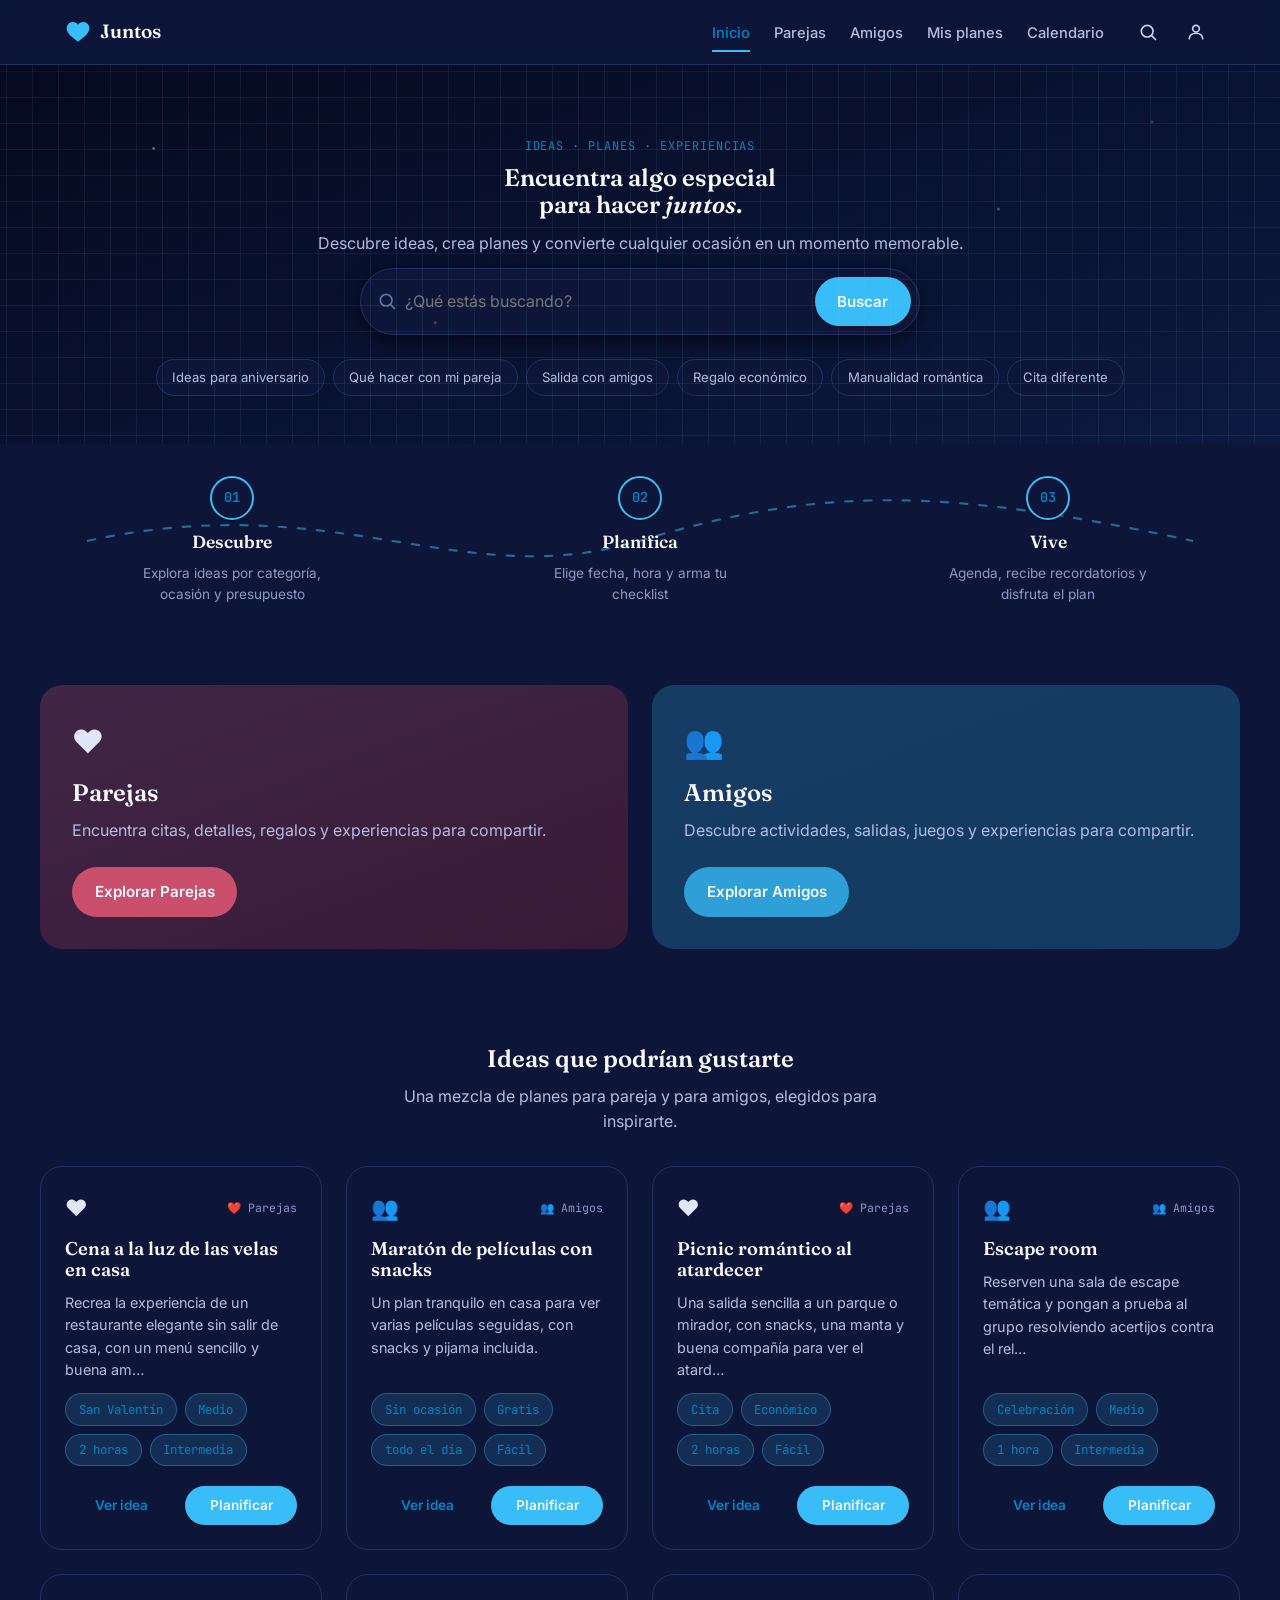
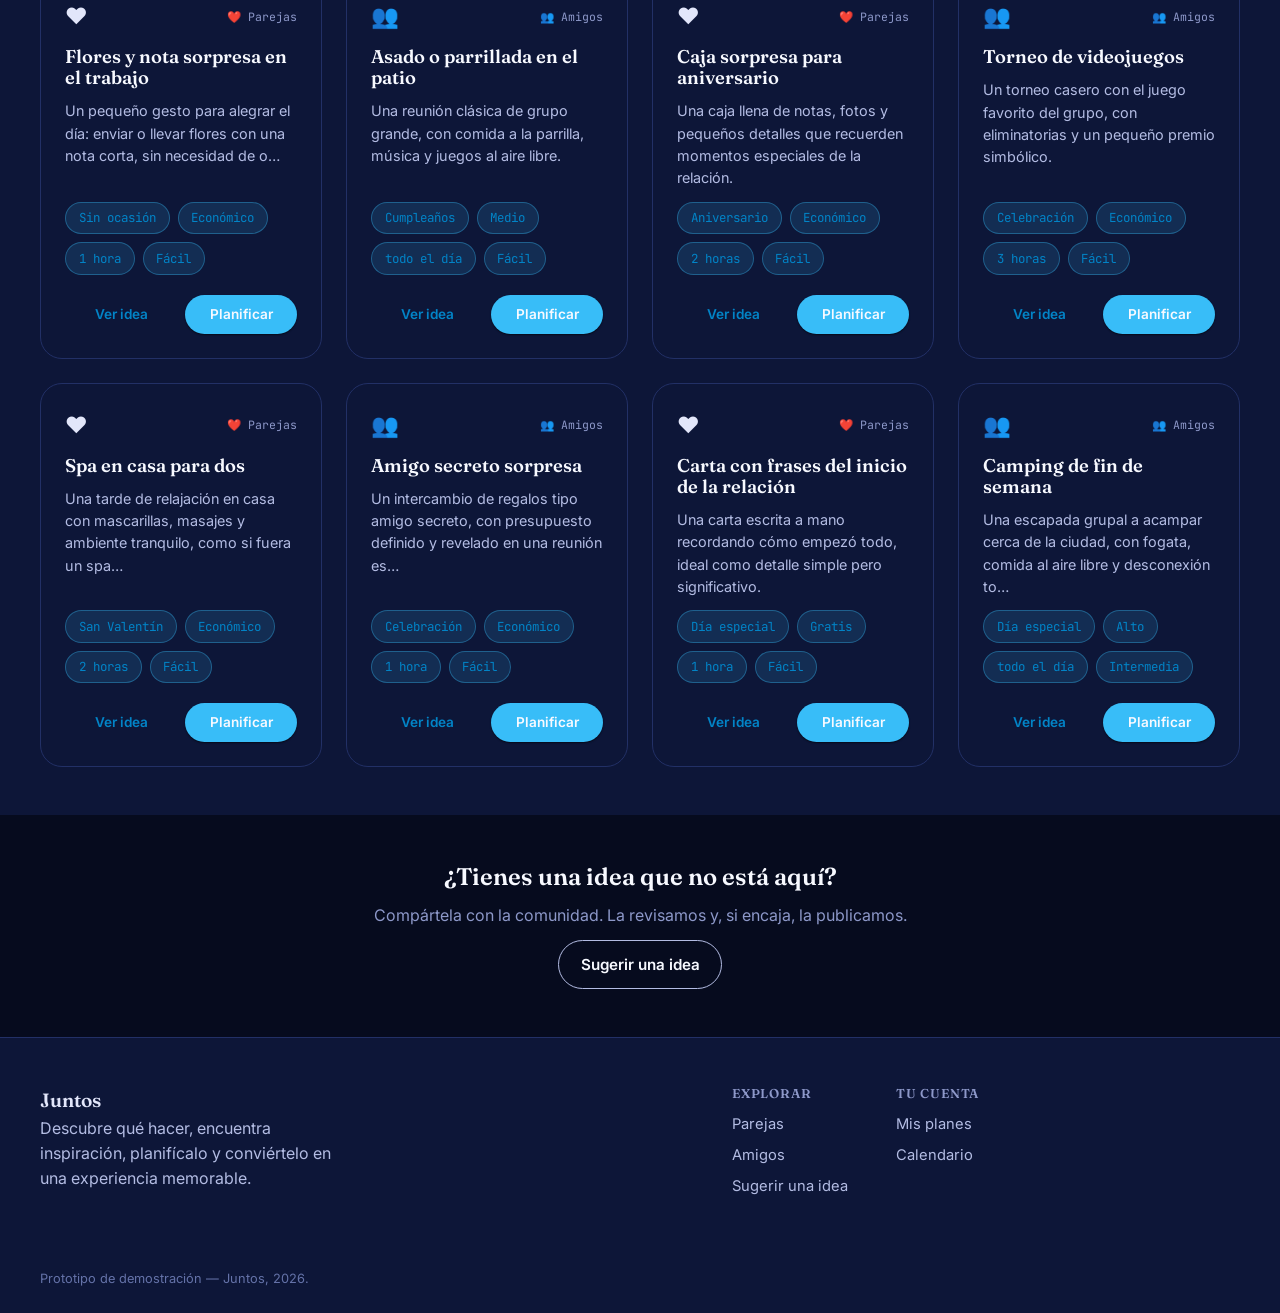
<file: index.html>
<!DOCTYPE html>
<html lang="es" data-theme="base">
<head>
  <meta charset="UTF-8">
  <meta name="viewport" content="width=device-width, initial-scale=1.0">
  <title>Juntos — Ideas, planes y experiencias para vivir en compañía</title>
  <meta name="description" content="Descubre ideas, crea planes y convierte cualquier ocasión en un momento memorable, en pareja o con amigos.">

  <link rel="preconnect" href="https://fonts.googleapis.com">
  <link rel="preconnect" href="https://fonts.gstatic.com" crossorigin>
  <link href="https://fonts.googleapis.com/css2?family=Fraunces:ital,opsz,wght@0,9..144,400;0,9..144,500;0,9..144,600;1,9..144,500&family=Inter:wght@400;500;600;700&family=JetBrains+Mono:wght@500&family=Press+Start+2P&display=swap" rel="stylesheet">

  <link rel="stylesheet" href="css/style.css">
</head>
<body>

  <a class="skip-link" href="#main">Saltar al contenido</a>

  <!-- ============ HEADER ============ -->
  <header class="site-header" id="site-header">
    <div class="header-inner">

      <a href="index.html" class="logo" aria-label="Juntos — Inicio">
        <span class="logo-mark" aria-hidden="true">
          <svg viewBox="0 0 32 32" width="28" height="28">
            <path d="M16 27C9 22 3 17.5 3 11.8 3 7.6 6.3 4.5 10.2 4.5c2.4 0 4.6 1.2 5.8 3.1 1.2-1.9 3.4-3.1 5.8-3.1 3.9 0 7.2 3.1 7.2 7.3 0 5.7-6 10.2-13 15.2z" fill="currentColor"/>
          </svg>
        </span>
        <span class="logo-word">Juntos</span>
      </a>

      <button class="nav-toggle" id="nav-toggle" aria-expanded="false" aria-controls="primary-nav" aria-label="Abrir menú">
        <span></span><span></span><span></span>
      </button>

      <nav class="primary-nav" id="primary-nav" aria-label="Navegación principal">
        <ul>
          <li><a href="index.html" class="nav-link is-active">Inicio</a></li>
          <li><a href="pages/parejas.html" class="nav-link nav-link--couple">Parejas</a></li>
          <li><a href="pages/amigos.html" class="nav-link nav-link--friends">Amigos</a></li>
          <li><a href="pages/mis-planes.html" class="nav-link">Mis planes</a></li>
          <li><a href="pages/calendario.html" class="nav-link">Calendario</a></li>
        </ul>
      </nav>

      <div class="header-actions">
        <button class="icon-btn" id="open-search" aria-label="Buscar">
          <svg viewBox="0 0 24 24" width="20" height="20" fill="none" stroke="currentColor" stroke-width="2" stroke-linecap="round"><circle cx="11" cy="11" r="7"/><line x1="21" y1="21" x2="16.65" y2="16.65"/></svg>
        </button>
        <a href="pages/login.html" class="icon-btn" id="profile-link" aria-label="Perfil / Iniciar sesión">
          <svg viewBox="0 0 24 24" width="20" height="20" fill="none" stroke="currentColor" stroke-width="2" stroke-linecap="round"><circle cx="12" cy="8" r="4"/><path d="M4 20c0-4 3.6-6.5 8-6.5s8 2.5 8 6.5"/></svg>
        </a>
      </div>

    </div>
  </header>

  <main id="main">

    <!-- ============ HERO ============ -->
    <section class="hero">
      <div class="hero-inner">

        <p class="eyebrow">Ideas · Planes · Experiencias</p>

        <h1 class="hero-title">
          Encuentra algo especial<br>
          para hacer <em>juntos</em>.
        </h1>

        <p class="hero-subtitle">
          Descubre ideas, crea planes y convierte cualquier ocasión en un momento memorable.
        </p>

        <form class="search-bar" id="hero-search-form" role="search">
          <label for="hero-search" class="sr-only">¿Qué estás buscando?</label>
          <svg viewBox="0 0 24 24" width="20" height="20" fill="none" stroke="currentColor" stroke-width="2" stroke-linecap="round" class="search-bar-icon"><circle cx="11" cy="11" r="7"/><line x1="21" y1="21" x2="16.65" y2="16.65"/></svg>
          <input type="text" id="hero-search" name="q" placeholder="¿Qué estás buscando?" autocomplete="off">
          <button type="submit" class="btn btn--primary">Buscar</button>
        </form>

        <ul class="search-chips" aria-label="Búsquedas frecuentes">
          <li><button type="button" class="chip" data-query="ideas para aniversario">Ideas para aniversario</button></li>
          <li><button type="button" class="chip" data-query="qué hacer con mi pareja">Qué hacer con mi pareja</button></li>
          <li><button type="button" class="chip" data-query="salida con amigos">Salida con amigos</button></li>
          <li><button type="button" class="chip" data-query="regalo económico">Regalo económico</button></li>
          <li><button type="button" class="chip" data-query="manualidad romántica">Manualidad romántica</button></li>
          <li><button type="button" class="chip" data-query="cita diferente">Cita diferente</button></li>
        </ul>

      </div>
    </section>

    <!-- ============ JOURNEY (elemento distintivo) ============ -->
    <section class="journey" aria-label="Cómo funciona">
      <div class="journey-inner">

        <svg class="journey-path" viewBox="0 0 1000 120" preserveAspectRatio="none" aria-hidden="true">
          <path d="M 40 60 C 250 10, 350 110, 500 60 S 750 10, 960 60" />
        </svg>

        <ol class="journey-steps">
          <li class="journey-step">
            <span class="journey-dot">01</span>
            <span class="journey-label">Descubre</span>
            <span class="journey-hint">Explora ideas por categoría, ocasión y presupuesto</span>
          </li>
          <li class="journey-step">
            <span class="journey-dot">02</span>
            <span class="journey-label">Planifica</span>
            <span class="journey-hint">Elige fecha, hora y arma tu checklist</span>
          </li>
          <li class="journey-step">
            <span class="journey-dot">03</span>
            <span class="journey-label">Vive</span>
            <span class="journey-hint">Agenda, recibe recordatorios y disfruta el plan</span>
          </li>
        </ol>

      </div>
    </section>

    <!-- ============ CATEGORÍAS ============ -->
    <section class="categories" aria-label="Categorías principales">
      <div class="categories-inner">

        <article class="category-card category-card--couple" data-theme-target="couple">
          <div class="category-card-icon" aria-hidden="true">❤️</div>
          <h2 class="category-card-title">Parejas</h2>
          <p class="category-card-text">Encuentra citas, detalles, regalos y experiencias para compartir.</p>
          <a href="pages/parejas.html" class="btn btn--couple">Explorar Parejas</a>
        </article>

        <article class="category-card category-card--friends" data-theme-target="friends">
          <div class="category-card-icon" aria-hidden="true">👥</div>
          <h2 class="category-card-title">Amigos</h2>
          <p class="category-card-text">Descubre actividades, salidas, juegos y experiencias para compartir.</p>
          <a href="pages/amigos.html" class="btn btn--friends">Explorar Amigos</a>
        </article>

      </div>
    </section>

    <!-- ============ RECOMENDACIONES ============ -->
    <section class="recommendations" aria-label="Ideas recomendadas">
      <div class="recommendations-inner">

        <div class="section-heading">
          <h2>Ideas que podrían gustarte</h2>
          <p>Una mezcla de planes para pareja y para amigos, elegidos para inspirarte.</p>
        </div>

        <!-- Las tarjetas se generan dinámicamente desde js/data.js -->
        <div class="card-grid" id="recommendations-grid" data-loading="true">
          <p class="grid-empty-state">Cargando ideas…</p>
        </div>

      </div>
    </section>

    <!-- ============ SUGERIR IDEA (CTA) ============ -->
    <section class="suggest-cta">
      <div class="suggest-cta-inner">
        <h2>¿Tienes una idea que no está aquí?</h2>
        <p>Compártela con la comunidad. La revisamos y, si encaja, la publicamos.</p>
        <a href="pages/sugerir.html" class="btn btn--ghost">Sugerir una idea</a>
      </div>
    </section>

  </main>

  <!-- ============ FOOTER ============ -->
  <footer class="site-footer">
    <div class="site-footer-inner">
      <div class="footer-brand">
        <span class="logo-word">Juntos</span>
        <p>Descubre qué hacer, encuentra inspiración, planifícalo y conviértelo en una experiencia memorable.</p>
      </div>
      <nav class="footer-nav" aria-label="Enlaces del pie de página">
        <div>
          <h3>Explorar</h3>
          <a href="pages/parejas.html">Parejas</a>
          <a href="pages/amigos.html">Amigos</a>
          <a href="pages/sugerir.html">Sugerir una idea</a>
        </div>
        <div>
          <h3>Tu cuenta</h3>
          <a href="pages/mis-planes.html">Mis planes</a>
          <a href="pages/calendario.html">Calendario</a>
        </div>
      </nav>
      <p class="footer-legal">Prototipo de demostración — Juntos, 2026.</p>
    </div>
  </footer>

  <script src="js/data.js"></script>
  <script src="js/script.js"></script>
</body>
</html>
</file>
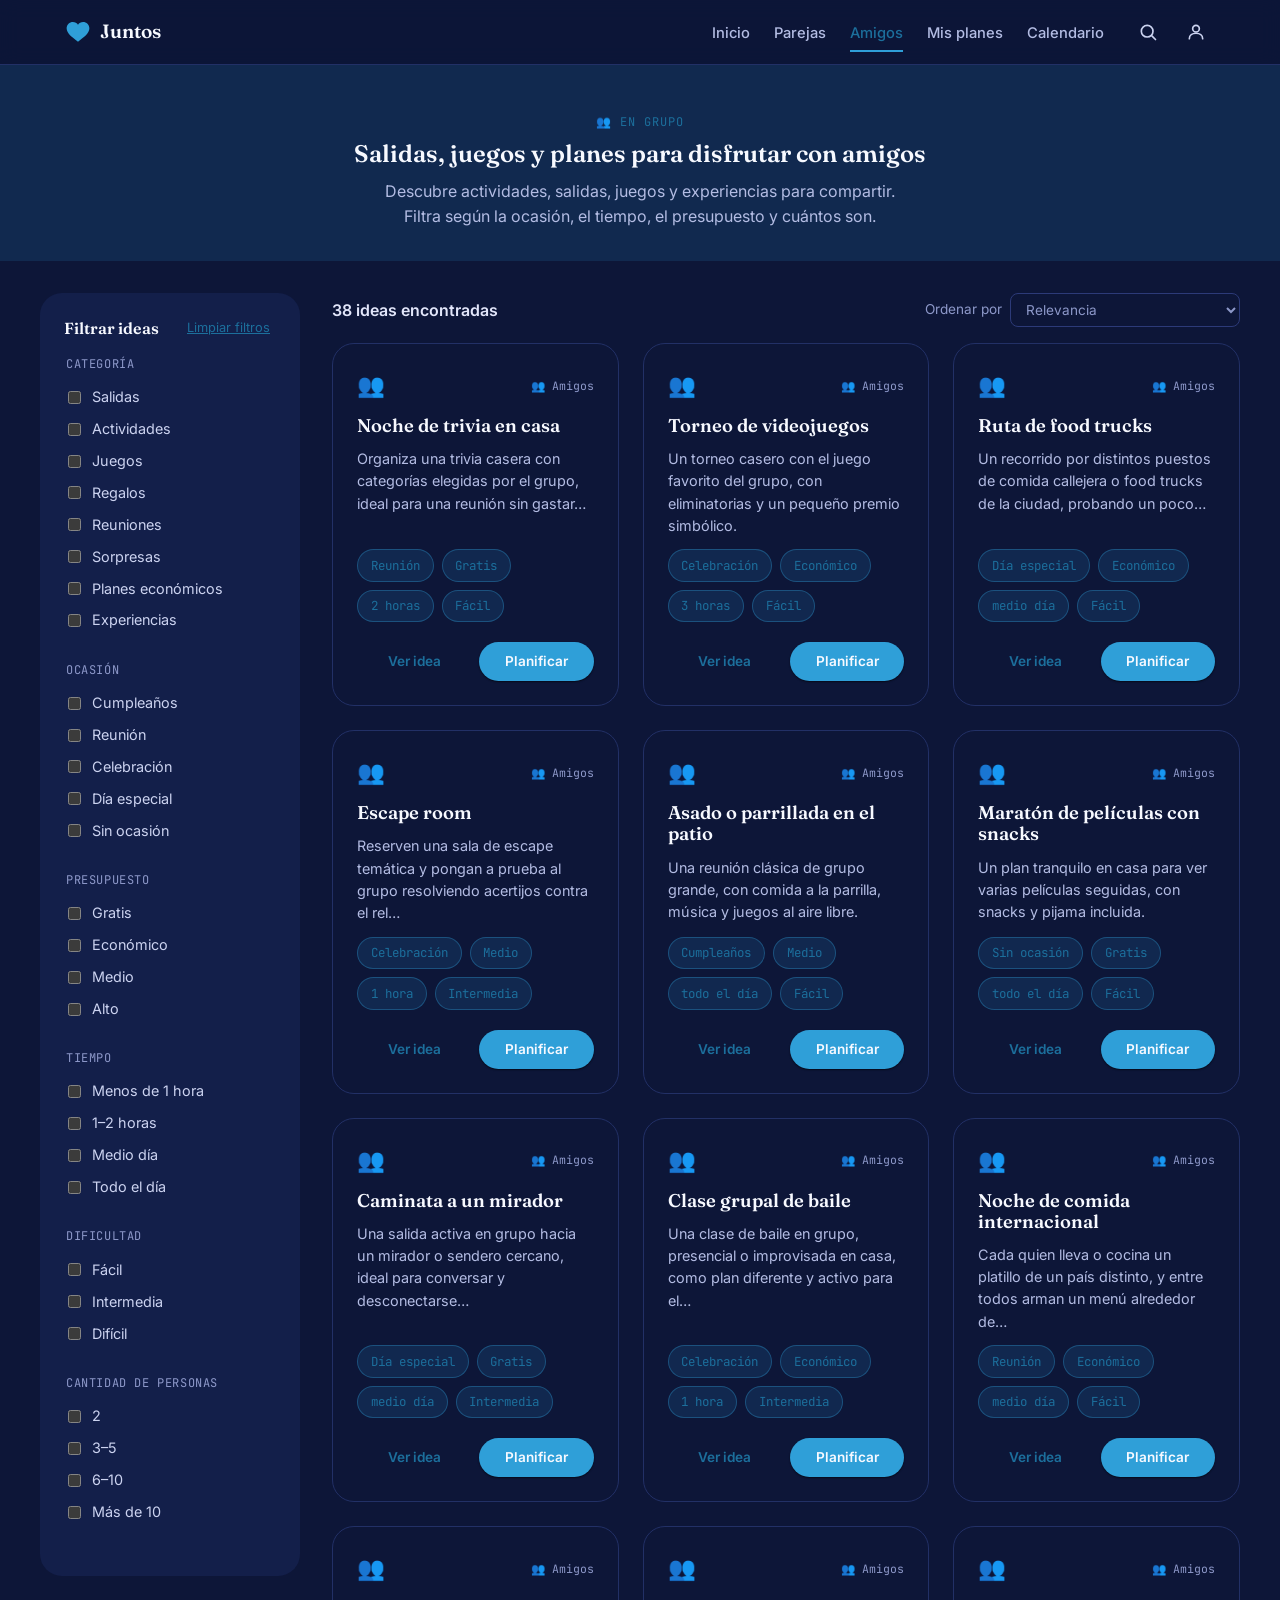
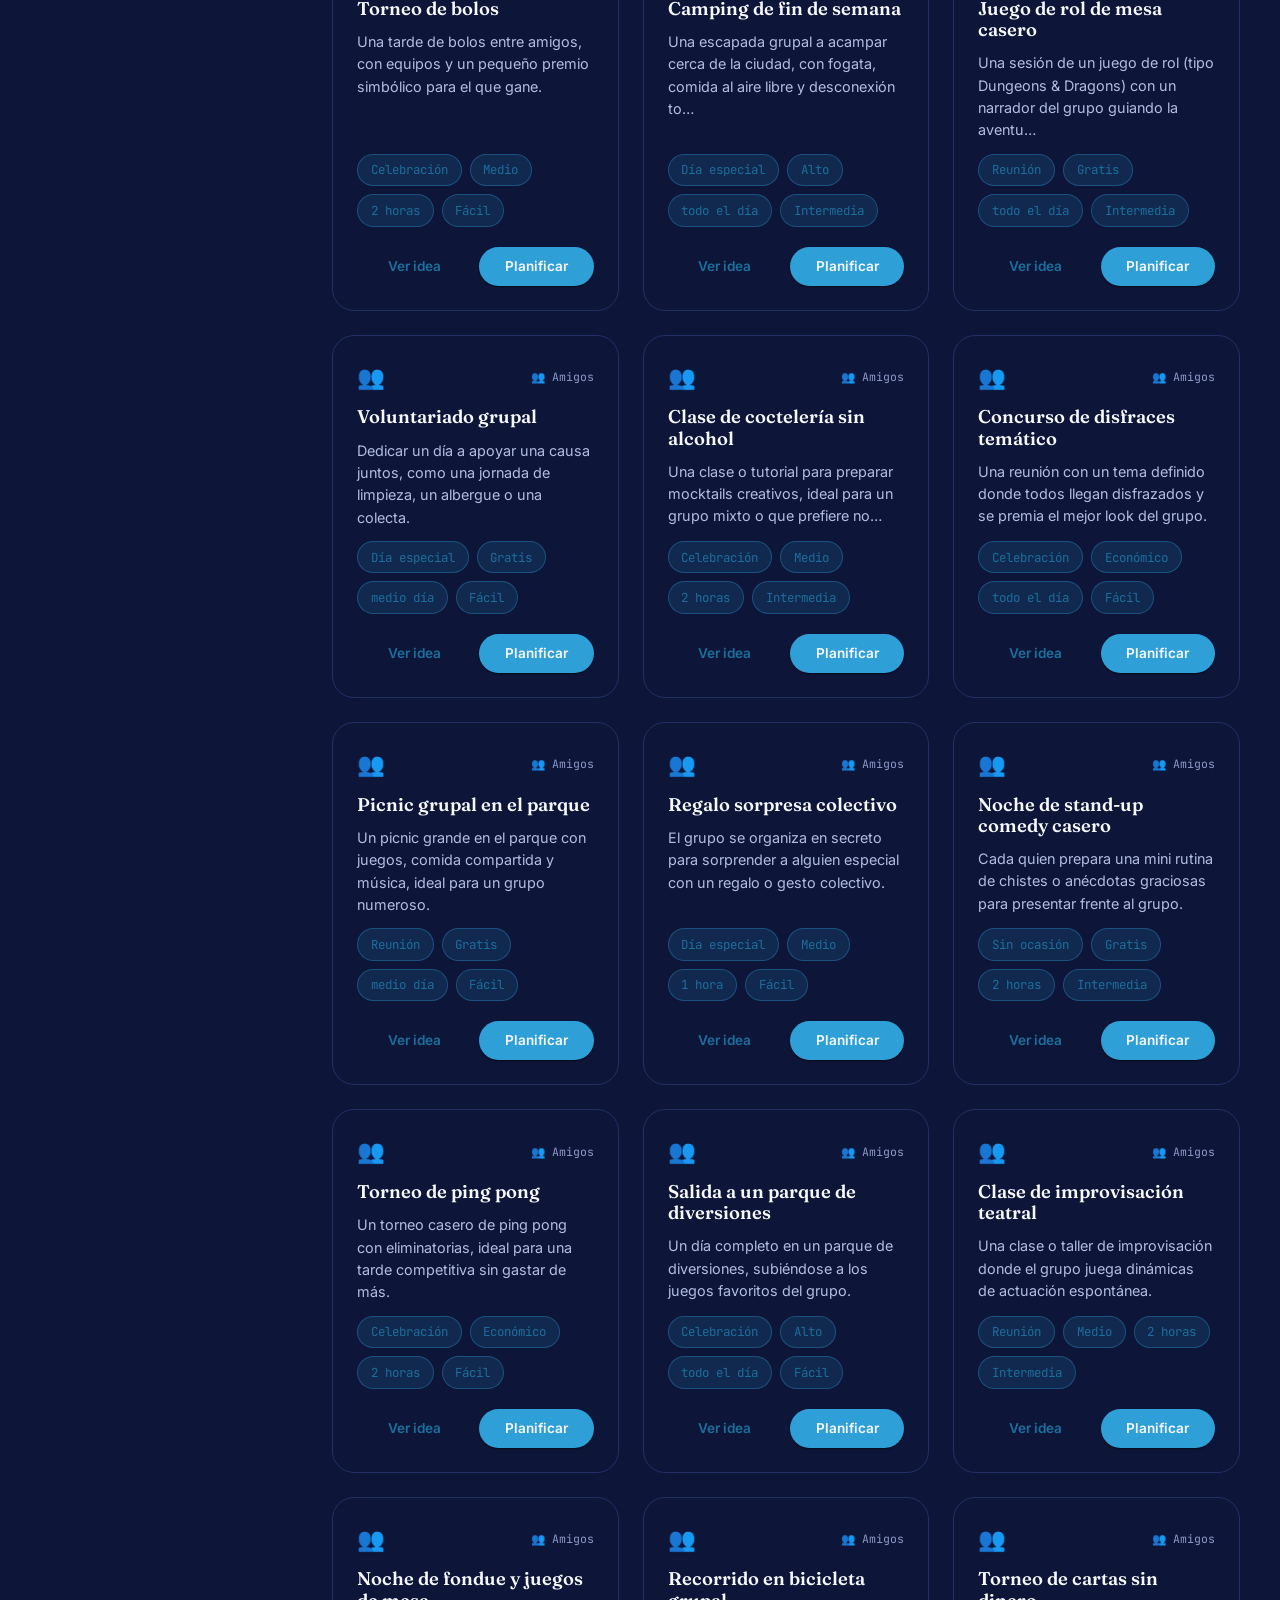
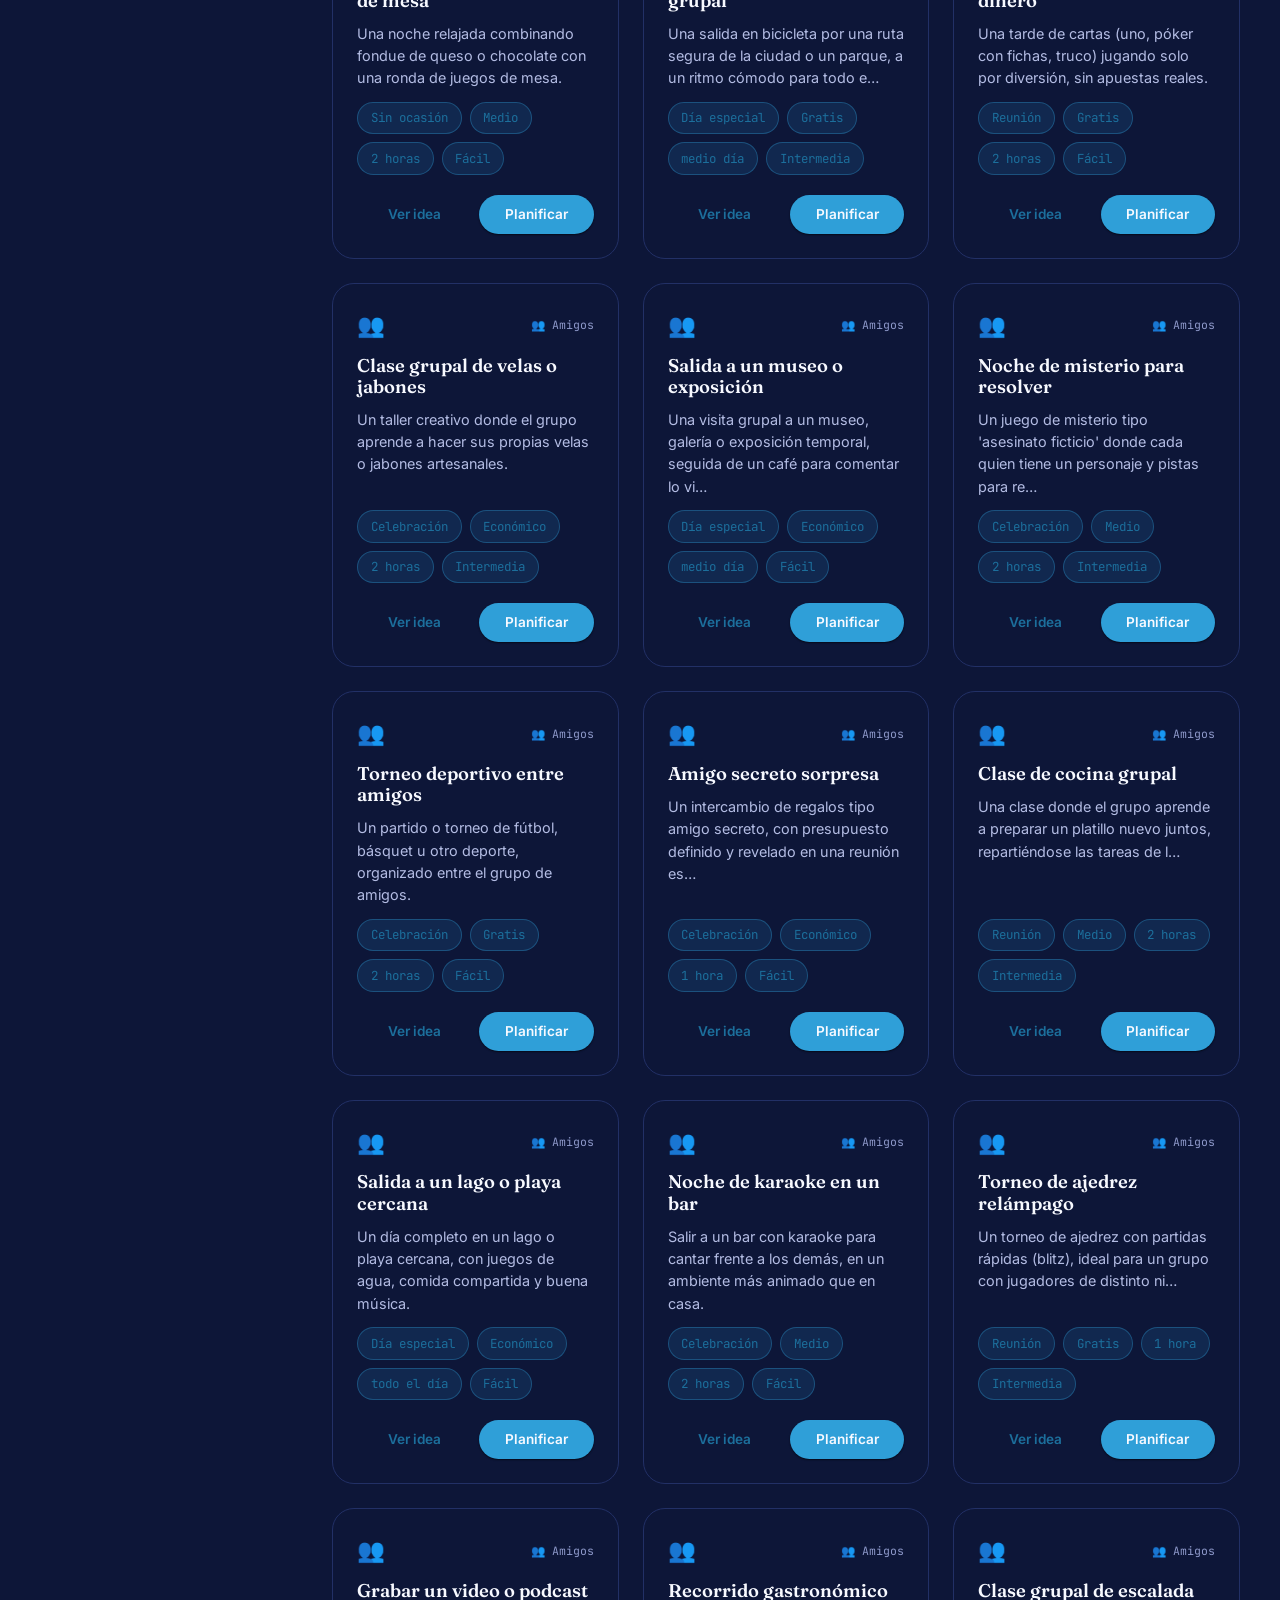
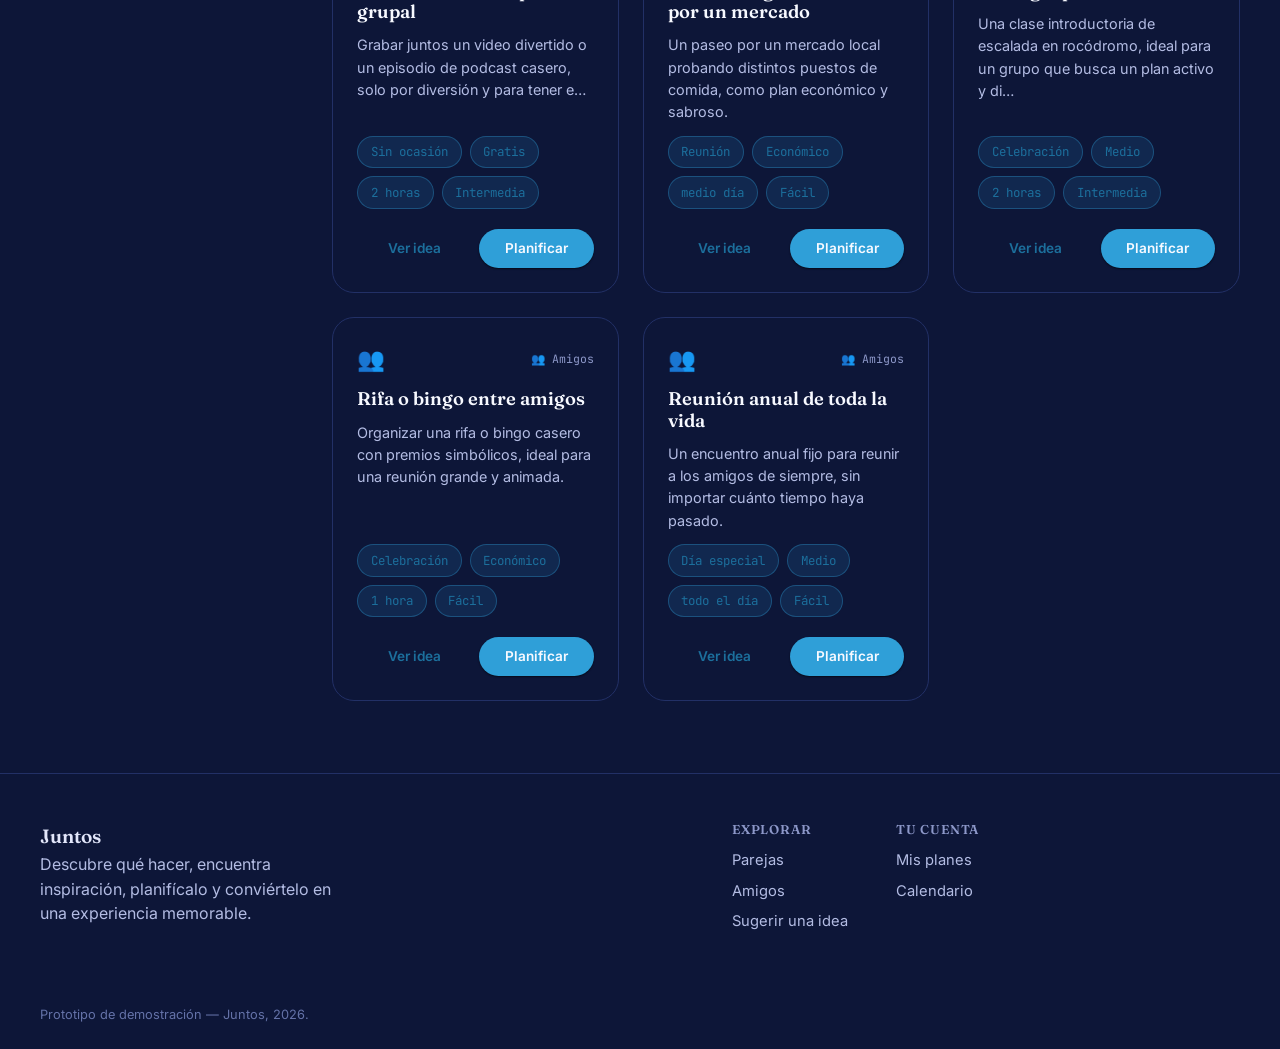
<file: pages/amigos.html>
<!DOCTYPE html>
<html lang="es" data-theme="friends">
<head>
  <meta charset="UTF-8">
  <meta name="viewport" content="width=device-width, initial-scale=1.0">
  <title>Amigos — Salidas, actividades y planes en grupo | Juntos</title>
  <meta name="description" content="Salidas, juegos, reuniones, regalos y experiencias para compartir en grupo. Filtra por ocasión, presupuesto, tiempo, dificultad y cantidad de personas.">

  <link rel="preconnect" href="https://fonts.googleapis.com">
  <link rel="preconnect" href="https://fonts.gstatic.com" crossorigin>
  <link href="https://fonts.googleapis.com/css2?family=Fraunces:ital,opsz,wght@0,9..144,400;0,9..144,500;0,9..144,600;1,9..144,500&family=Inter:wght@400;500;600;700&family=JetBrains+Mono:wght@500&display=swap" rel="stylesheet">

  <link rel="stylesheet" href="../css/style.css">
</head>
<body class="section-page section-page--friends">

  <a class="skip-link" href="#main">Saltar al contenido</a>

  <!-- ============ HEADER ============ -->
  <header class="site-header" id="site-header">
    <div class="header-inner">

      <a href="../index.html" class="logo" aria-label="Juntos — Inicio">
        <span class="logo-mark" aria-hidden="true">
          <svg viewBox="0 0 32 32" width="28" height="28">
            <path d="M16 27C9 22 3 17.5 3 11.8 3 7.6 6.3 4.5 10.2 4.5c2.4 0 4.6 1.2 5.8 3.1 1.2-1.9 3.4-3.1 5.8-3.1 3.9 0 7.2 3.1 7.2 7.3 0 5.7-6 10.2-13 15.2z" fill="currentColor"/>
          </svg>
        </span>
        <span class="logo-word">Juntos</span>
      </a>

      <button class="nav-toggle" id="nav-toggle" aria-expanded="false" aria-controls="primary-nav" aria-label="Abrir menú">
        <span></span><span></span><span></span>
      </button>

      <nav class="primary-nav" id="primary-nav" aria-label="Navegación principal">
        <ul>
          <li><a href="../index.html" class="nav-link">Inicio</a></li>
          <li><a href="parejas.html" class="nav-link nav-link--couple">Parejas</a></li>
          <li><a href="amigos.html" class="nav-link nav-link--friends is-active">Amigos</a></li>
          <li><a href="mis-planes.html" class="nav-link">Mis planes</a></li>
          <li><a href="calendario.html" class="nav-link">Calendario</a></li>
        </ul>
      </nav>

      <div class="header-actions">
        <button class="icon-btn" id="open-search" aria-label="Buscar">
          <svg viewBox="0 0 24 24" width="20" height="20" fill="none" stroke="currentColor" stroke-width="2" stroke-linecap="round"><circle cx="11" cy="11" r="7"/><line x1="21" y1="21" x2="16.65" y2="16.65"/></svg>
        </button>
        <a href="login.html" class="icon-btn" id="profile-link" aria-label="Perfil / Iniciar sesión">
          <svg viewBox="0 0 24 24" width="20" height="20" fill="none" stroke="currentColor" stroke-width="2" stroke-linecap="round"><circle cx="12" cy="8" r="4"/><path d="M4 20c0-4 3.6-6.5 8-6.5s8 2.5 8 6.5"/></svg>
        </a>
      </div>

    </div>
  </header>

  <main id="main">

    <!-- ============ ENCABEZADO DE SECCIÓN ============ -->
    <section class="section-hero section-hero--friends">
      <div class="section-hero-inner">
        <p class="eyebrow">👥 En grupo</p>
        <h1>Salidas, juegos y planes para disfrutar con amigos</h1>
        <p class="section-hero-text">Descubre actividades, salidas, juegos y experiencias para compartir. Filtra según la ocasión, el tiempo, el presupuesto y cuántos son.</p>
      </div>
    </section>

    <!-- ============ CONTENIDO: FILTROS + RESULTADOS ============ -->
    <section class="browse">
      <div class="browse-inner">

        <button type="button" class="filters-toggle" id="filters-toggle" aria-expanded="false" aria-controls="filters-panel">
          <svg viewBox="0 0 24 24" width="18" height="18" fill="none" stroke="currentColor" stroke-width="2" stroke-linecap="round"><line x1="4" y1="6" x2="20" y2="6"/><line x1="7" y1="12" x2="17" y2="12"/><line x1="10" y1="18" x2="14" y2="18"/></svg>
          Filtros
          <span class="filters-count" id="filters-count" hidden>0</span>
        </button>

        <!-- ============ PANEL DE FILTROS ============ -->
        <aside class="filters-panel" id="filters-panel">
          <div class="filters-panel-head">
            <h2>Filtrar ideas</h2>
            <button type="button" class="filters-clear" id="filters-clear">Limpiar filtros</button>
          </div>

          <form id="filters-form">

            <fieldset class="filter-group">
              <legend>Categoría</legend>
              <label class="filter-option"><input type="checkbox" name="tipo" value="salida"> Salidas</label>
              <label class="filter-option"><input type="checkbox" name="tipo" value="actividad"> Actividades</label>
              <label class="filter-option"><input type="checkbox" name="tipo" value="juego"> Juegos</label>
              <label class="filter-option"><input type="checkbox" name="tipo" value="regalo"> Regalos</label>
              <label class="filter-option"><input type="checkbox" name="tipo" value="reunion"> Reuniones</label>
              <label class="filter-option"><input type="checkbox" name="tipo" value="sorpresa"> Sorpresas</label>
              <label class="filter-option"><input type="checkbox" name="tipo" value="plan-economico"> Planes económicos</label>
              <label class="filter-option"><input type="checkbox" name="tipo" value="experiencia"> Experiencias</label>
            </fieldset>

            <fieldset class="filter-group">
              <legend>Ocasión</legend>
              <label class="filter-option"><input type="checkbox" name="ocasion" value="cumpleanos"> Cumpleaños</label>
              <label class="filter-option"><input type="checkbox" name="ocasion" value="reunion"> Reunión</label>
              <label class="filter-option"><input type="checkbox" name="ocasion" value="celebracion"> Celebración</label>
              <label class="filter-option"><input type="checkbox" name="ocasion" value="dia-especial"> Día especial</label>
              <label class="filter-option"><input type="checkbox" name="ocasion" value="sin-ocasion"> Sin ocasión</label>
            </fieldset>

            <fieldset class="filter-group">
              <legend>Presupuesto</legend>
              <label class="filter-option"><input type="checkbox" name="presupuesto" value="gratis"> Gratis</label>
              <label class="filter-option"><input type="checkbox" name="presupuesto" value="economico"> Económico</label>
              <label class="filter-option"><input type="checkbox" name="presupuesto" value="medio"> Medio</label>
              <label class="filter-option"><input type="checkbox" name="presupuesto" value="alto"> Alto</label>
            </fieldset>

            <fieldset class="filter-group">
              <legend>Tiempo</legend>
              <label class="filter-option"><input type="checkbox" name="tiempo" value="menos-1h"> Menos de 1 hora</label>
              <label class="filter-option"><input type="checkbox" name="tiempo" value="1-2h"> 1–2 horas</label>
              <label class="filter-option"><input type="checkbox" name="tiempo" value="medio-dia"> Medio día</label>
              <label class="filter-option"><input type="checkbox" name="tiempo" value="todo-el-dia"> Todo el día</label>
            </fieldset>

            <fieldset class="filter-group">
              <legend>Dificultad</legend>
              <label class="filter-option"><input type="checkbox" name="dificultad" value="facil"> Fácil</label>
              <label class="filter-option"><input type="checkbox" name="dificultad" value="intermedia"> Intermedia</label>
              <label class="filter-option"><input type="checkbox" name="dificultad" value="dificil"> Difícil</label>
            </fieldset>

            <fieldset class="filter-group">
              <legend>Cantidad de personas</legend>
              <label class="filter-option"><input type="checkbox" name="personas" value="2"> 2</label>
              <label class="filter-option"><input type="checkbox" name="personas" value="3-5"> 3–5</label>
              <label class="filter-option"><input type="checkbox" name="personas" value="6-10"> 6–10</label>
              <label class="filter-option"><input type="checkbox" name="personas" value="mas-10"> Más de 10</label>
            </fieldset>

          </form>
        </aside>

        <!-- ============ RESULTADOS ============ -->
        <div class="browse-results">
          <div class="browse-results-head">
            <p class="results-count" id="results-count">Cargando ideas…</p>
            <label class="sort-select-wrap">
              Ordenar por
              <select id="sort-select">
                <option value="relevancia">Relevancia</option>
                <option value="presupuesto-asc">Presupuesto: menor a mayor</option>
                <option value="tiempo-asc">Duración: menor a mayor</option>
                <option value="dificultad-asc">Dificultad: fácil primero</option>
              </select>
            </label>
          </div>

          <!-- Las tarjetas se generan dinámicamente desde js/data.js, filtradas a categoria: "amigos" -->
          <div class="card-grid" id="ideas-grid" data-categoria="amigos">
            <p class="grid-empty-state">Cargando ideas…</p>
          </div>
        </div>

      </div>
    </section>

  </main>

  <!-- ============ FOOTER ============ -->
  <footer class="site-footer">
    <div class="site-footer-inner">
      <div class="footer-brand">
        <span class="logo-word">Juntos</span>
        <p>Descubre qué hacer, encuentra inspiración, planifícalo y conviértelo en una experiencia memorable.</p>
      </div>
      <nav class="footer-nav" aria-label="Enlaces del pie de página">
        <div>
          <h3>Explorar</h3>
          <a href="parejas.html">Parejas</a>
          <a href="amigos.html">Amigos</a>
          <a href="sugerir.html">Sugerir una idea</a>
        </div>
        <div>
          <h3>Tu cuenta</h3>
          <a href="mis-planes.html">Mis planes</a>
          <a href="calendario.html">Calendario</a>
        </div>
      </nav>
      <p class="footer-legal">Prototipo de demostración — Juntos, 2026.</p>
    </div>
  </footer>

  <script src="../js/data.js"></script>
  <script src="../js/script.js"></script>
</body>
</html>
</file>
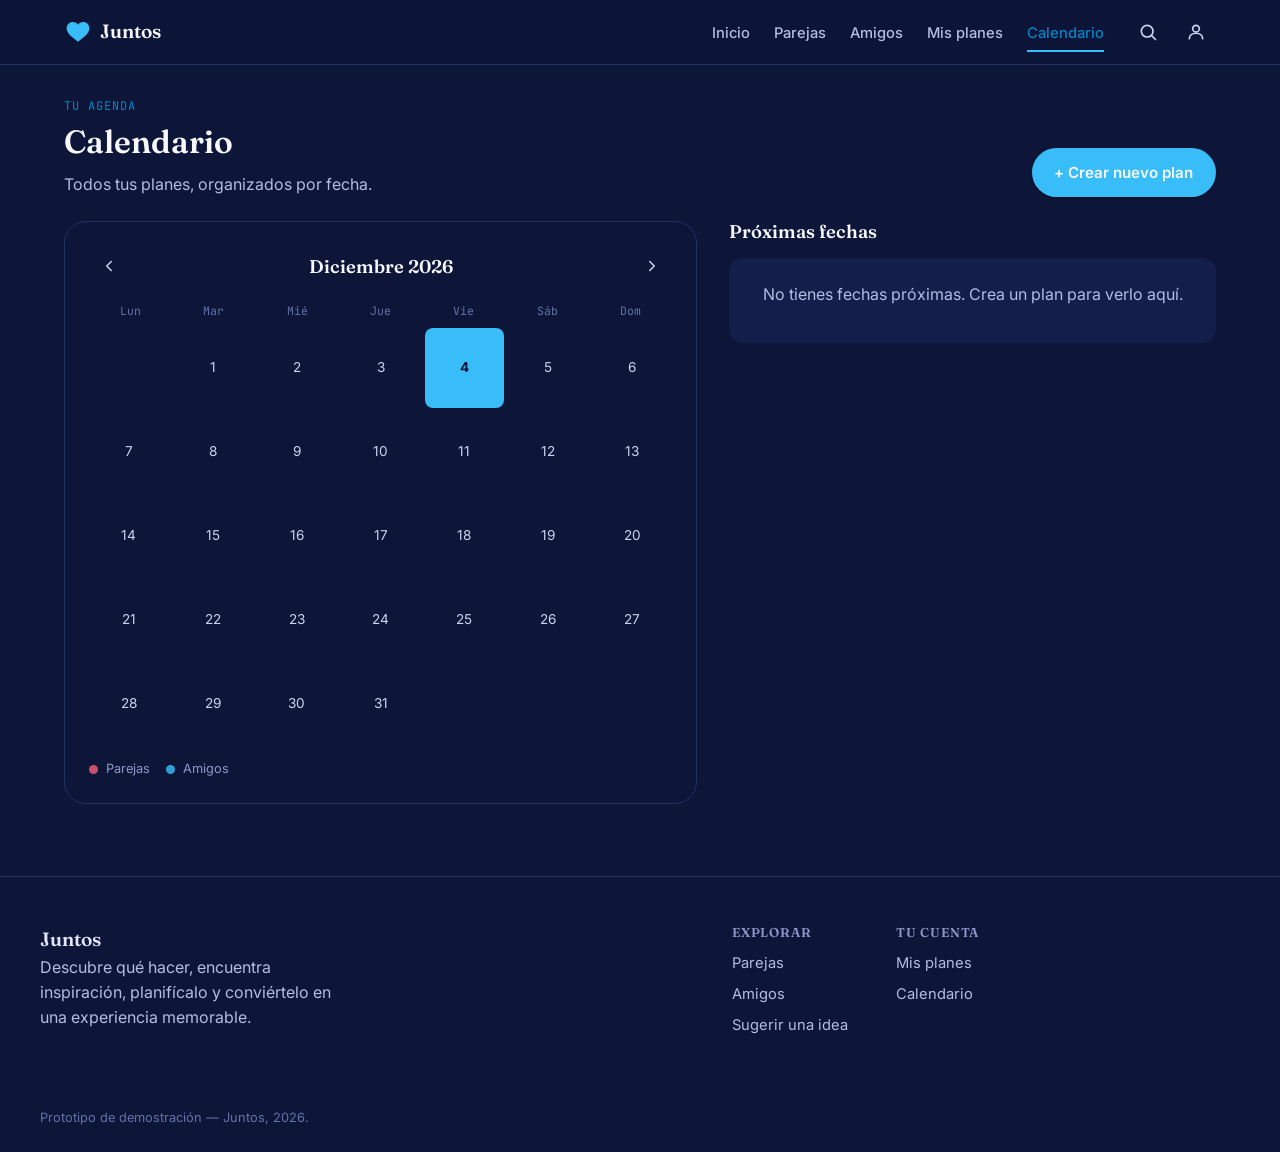
<file: pages/calendario.html>
<!DOCTYPE html>
<html lang="es" data-theme="base">
<head>
  <meta charset="UTF-8">
  <meta name="viewport" content="width=device-width, initial-scale=1.0">
  <title>Calendario | Juntos</title>
  <meta name="description" content="Visualiza todos tus planes en un calendario mensual, con el detalle de actividades de cada fecha.">

  <link rel="preconnect" href="https://fonts.googleapis.com">
  <link rel="preconnect" href="https://fonts.gstatic.com" crossorigin>
  <link href="https://fonts.googleapis.com/css2?family=Fraunces:ital,opsz,wght@0,9..144,400;0,9..144,500;0,9..144,600;1,9..144,500&family=Inter:wght@400;500;600;700&family=JetBrains+Mono:wght@500&display=swap" rel="stylesheet">

  <link rel="stylesheet" href="../css/style.css">
</head>
<body class="calendar-page">

  <a class="skip-link" href="#main">Saltar al contenido</a>

  <!-- ============ HEADER ============ -->
  <header class="site-header" id="site-header">
    <div class="header-inner">

      <a href="../index.html" class="logo" aria-label="Juntos — Inicio">
        <span class="logo-mark" aria-hidden="true">
          <svg viewBox="0 0 32 32" width="28" height="28">
            <path d="M16 27C9 22 3 17.5 3 11.8 3 7.6 6.3 4.5 10.2 4.5c2.4 0 4.6 1.2 5.8 3.1 1.2-1.9 3.4-3.1 5.8-3.1 3.9 0 7.2 3.1 7.2 7.3 0 5.7-6 10.2-13 15.2z" fill="currentColor"/>
          </svg>
        </span>
        <span class="logo-word">Juntos</span>
      </a>

      <button class="nav-toggle" id="nav-toggle" aria-expanded="false" aria-controls="primary-nav" aria-label="Abrir menú">
        <span></span><span></span><span></span>
      </button>

      <nav class="primary-nav" id="primary-nav" aria-label="Navegación principal">
        <ul>
          <li><a href="../index.html" class="nav-link">Inicio</a></li>
          <li><a href="parejas.html" class="nav-link nav-link--couple">Parejas</a></li>
          <li><a href="amigos.html" class="nav-link nav-link--friends">Amigos</a></li>
          <li><a href="mis-planes.html" class="nav-link">Mis planes</a></li>
          <li><a href="calendario.html" class="nav-link is-active">Calendario</a></li>
        </ul>
      </nav>

      <div class="header-actions">
        <button class="icon-btn" id="open-search" aria-label="Buscar">
          <svg viewBox="0 0 24 24" width="20" height="20" fill="none" stroke="currentColor" stroke-width="2" stroke-linecap="round"><circle cx="11" cy="11" r="7"/><line x1="21" y1="21" x2="16.65" y2="16.65"/></svg>
        </button>
        <a href="login.html" class="icon-btn" id="profile-link" aria-label="Perfil / Iniciar sesión">
          <svg viewBox="0 0 24 24" width="20" height="20" fill="none" stroke="currentColor" stroke-width="2" stroke-linecap="round"><circle cx="12" cy="8" r="4"/><path d="M4 20c0-4 3.6-6.5 8-6.5s8 2.5 8 6.5"/></svg>
        </a>
      </div>

    </div>
  </header>

  <main id="main">

    <div class="calendar-wrap">

      <!-- ============ ENCABEZADO ============ -->
      <div class="page-head">
        <div>
          <p class="eyebrow">Tu agenda</p>
          <h1>Calendario</h1>
          <p class="page-head-text">Todos tus planes, organizados por fecha.</p>
        </div>
        <a href="planificador.html" class="btn btn--primary">+ Crear nuevo plan</a>
      </div>

      <div class="calendar-layout">

        <!-- ============ CALENDARIO MENSUAL ============ -->
        <section class="calendar-panel" aria-label="Calendario mensual">

          <div class="calendar-panel-head">
            <button type="button" class="icon-btn" id="cal-prev-month" aria-label="Mes anterior">
              <svg viewBox="0 0 24 24" width="18" height="18" fill="none" stroke="currentColor" stroke-width="2" stroke-linecap="round" stroke-linejoin="round"><polyline points="15 18 9 12 15 6"/></svg>
            </button>
            <h2 id="calendar-month-label">Agosto 2026</h2>
            <button type="button" class="icon-btn" id="cal-next-month" aria-label="Mes siguiente">
              <svg viewBox="0 0 24 24" width="18" height="18" fill="none" stroke="currentColor" stroke-width="2" stroke-linecap="round" stroke-linejoin="round"><polyline points="9 18 15 12 9 6"/></svg>
            </button>
          </div>

          <div class="calendar-weekdays">
            <span>Lun</span><span>Mar</span><span>Mié</span><span>Jue</span><span>Vie</span><span>Sáb</span><span>Dom</span>
          </div>

          <!-- Los días del mes se generan dinámicamente con script.js -->
          <div class="calendar-grid" id="calendar-grid" data-state="loading"></div>

          <div class="calendar-legend">
            <span class="calendar-legend-item"><span class="legend-dot legend-dot--couple"></span> Parejas</span>
            <span class="calendar-legend-item"><span class="legend-dot legend-dot--friends"></span> Amigos</span>
          </div>

        </section>

        <!-- ============ AGENDA ============ -->
        <section class="agenda-panel" aria-label="Agenda de próximas fechas">
          <h2>Próximas fechas</h2>

          <!-- Tarjetas de agenda generadas dinámicamente desde el guardado simulado en script.js -->
          <div class="agenda-list" id="agenda-list" data-state="loading">
            <p class="grid-empty-state">Cargando agenda…</p>
          </div>

          <div class="agenda-empty" id="agenda-empty" hidden>
            <p>No tienes fechas próximas. Crea un plan para verlo aquí.</p>
          </div>
        </section>

      </div>

    </div>

  </main>

  <!-- Plantilla de tarjeta de día en la agenda, usada por script.js -->
  <template id="agenda-day-template">
    <article class="agenda-day" data-agenda-day>
      <div class="agenda-day-date">
        <span class="agenda-day-number" data-field="dia">15</span>
        <span class="agenda-day-month" data-field="mes">AGO</span>
      </div>
      <div class="agenda-day-body">
        <p class="agenda-day-occasion" data-field="ocasion">❤️ Aniversario</p>
        <ul class="agenda-day-activities" data-field="actividades">
          <!-- <li>19:00 — Cena</li> generadas por JS -->
        </ul>
      </div>
    </article>
  </template>

  <!-- ============ FOOTER ============ -->
  <footer class="site-footer">
    <div class="site-footer-inner">
      <div class="footer-brand">
        <span class="logo-word">Juntos</span>
        <p>Descubre qué hacer, encuentra inspiración, planifícalo y conviértelo en una experiencia memorable.</p>
      </div>
      <nav class="footer-nav" aria-label="Enlaces del pie de página">
        <div>
          <h3>Explorar</h3>
          <a href="parejas.html">Parejas</a>
          <a href="amigos.html">Amigos</a>
          <a href="sugerir.html">Sugerir una idea</a>
        </div>
        <div>
          <h3>Tu cuenta</h3>
          <a href="mis-planes.html">Mis planes</a>
          <a href="calendario.html">Calendario</a>
        </div>
      </nav>
      <p class="footer-legal">Prototipo de demostración — Juntos, 2026.</p>
    </div>
  </footer>

  <script src="../js/data.js"></script>
  <script src="../js/script.js"></script>
</body>
</html>
</file>
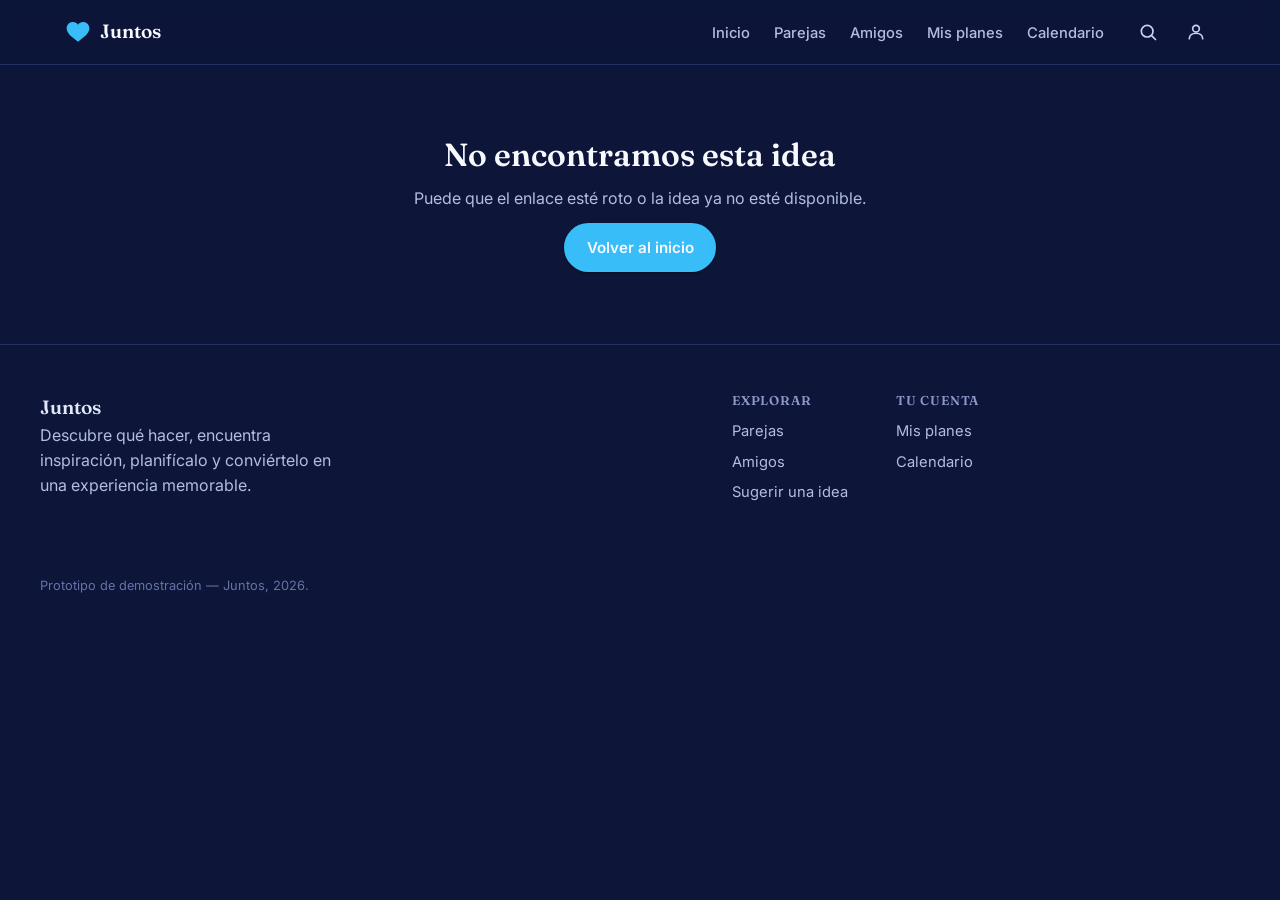
<file: pages/detalle.html>
<!DOCTYPE html>
<html lang="es" data-theme="base">
<head>
  <meta charset="UTF-8">
  <meta name="viewport" content="width=device-width, initial-scale=1.0">
  <title id="page-title">Detalle de la idea | Juntos</title>
  <meta name="description" content="Toda la información de esta idea: materiales, pasos, presupuesto y más inspiración en Pinterest, TikTok e Instagram.">

  <link rel="preconnect" href="https://fonts.googleapis.com">
  <link rel="preconnect" href="https://fonts.gstatic.com" crossorigin>
  <link href="https://fonts.googleapis.com/css2?family=Fraunces:ital,opsz,wght@0,9..144,400;0,9..144,500;0,9..144,600;1,9..144,500&family=Inter:wght@400;500;600;700&family=JetBrains+Mono:wght@500&display=swap" rel="stylesheet">

  <link rel="stylesheet" href="../css/style.css">
</head>
<body class="detail-page">

  <a class="skip-link" href="#main">Saltar al contenido</a>

  <!-- ============ HEADER ============ -->
  <header class="site-header" id="site-header">
    <div class="header-inner">

      <a href="../index.html" class="logo" aria-label="Juntos — Inicio">
        <span class="logo-mark" aria-hidden="true">
          <svg viewBox="0 0 32 32" width="28" height="28">
            <path d="M16 27C9 22 3 17.5 3 11.8 3 7.6 6.3 4.5 10.2 4.5c2.4 0 4.6 1.2 5.8 3.1 1.2-1.9 3.4-3.1 5.8-3.1 3.9 0 7.2 3.1 7.2 7.3 0 5.7-6 10.2-13 15.2z" fill="currentColor"/>
          </svg>
        </span>
        <span class="logo-word">Juntos</span>
      </a>

      <button class="nav-toggle" id="nav-toggle" aria-expanded="false" aria-controls="primary-nav" aria-label="Abrir menú">
        <span></span><span></span><span></span>
      </button>

      <nav class="primary-nav" id="primary-nav" aria-label="Navegación principal">
        <ul>
          <li><a href="../index.html" class="nav-link">Inicio</a></li>
          <li><a href="parejas.html" class="nav-link nav-link--couple">Parejas</a></li>
          <li><a href="amigos.html" class="nav-link nav-link--friends">Amigos</a></li>
          <li><a href="mis-planes.html" class="nav-link">Mis planes</a></li>
          <li><a href="calendario.html" class="nav-link">Calendario</a></li>
        </ul>
      </nav>

      <div class="header-actions">
        <button class="icon-btn" id="open-search" aria-label="Buscar">
          <svg viewBox="0 0 24 24" width="20" height="20" fill="none" stroke="currentColor" stroke-width="2" stroke-linecap="round"><circle cx="11" cy="11" r="7"/><line x1="21" y1="21" x2="16.65" y2="16.65"/></svg>
        </button>
        <a href="login.html" class="icon-btn" id="profile-link" aria-label="Perfil / Iniciar sesión">
          <svg viewBox="0 0 24 24" width="20" height="20" fill="none" stroke="currentColor" stroke-width="2" stroke-linecap="round"><circle cx="12" cy="8" r="4"/><path d="M4 20c0-4 3.6-6.5 8-6.5s8 2.5 8 6.5"/></svg>
        </a>
      </div>

    </div>
  </header>

  <main id="main">

    <!-- Todo dentro de #idea-detail se completa dinámicamente desde js/data.js
         leyendo el parámetro ?id= de la URL (ver js/script.js) -->
    <div id="idea-detail" data-state="loading">

      <!-- ============ BREADCRUMB ============ -->
      <nav class="breadcrumb" aria-label="Ruta de navegación">
        <a href="../index.html">Inicio</a>
        <span aria-hidden="true">/</span>
        <a id="breadcrumb-category" href="parejas.html">Parejas</a>
        <span aria-hidden="true">/</span>
        <span id="breadcrumb-current" aria-current="page">Cargando…</span>
      </nav>

      <!-- ============ ENCABEZADO DE LA IDEA ============ -->
      <section class="idea-header">
        <div class="idea-header-inner">

          <div class="idea-header-tags" id="idea-tags">
            <!-- pills: categoría, ocasión, presupuesto, duración, dificultad -->
          </div>

          <h1 id="idea-title">Cargando idea…</h1>
          <p class="idea-description" id="idea-description"></p>

          <div class="idea-header-actions">
            <button type="button" class="btn btn--ghost" id="save-idea-btn">
              <svg viewBox="0 0 24 24" width="18" height="18" fill="none" stroke="currentColor" stroke-width="2" stroke-linecap="round" stroke-linejoin="round"><path d="M19 21l-7-5-7 5V5a2 2 0 0 1 2-2h10a2 2 0 0 1 2 2z"/></svg>
              <span data-save-label>Guardar idea</span>
            </button>
            <a href="planificador.html" class="btn btn--primary" id="plan-idea-btn">Planificar esta idea</a>
            <a href="#" class="btn btn--text" id="back-link">← Volver</a>
          </div>

        </div>
      </section>

      <!-- ============ MATERIALES + PASOS ============ -->
      <section class="idea-body">
        <div class="idea-body-inner">

          <div class="idea-panel">
            <h2>¿Qué necesitas?</h2>
            <ul class="idea-materials" id="idea-materials">
              <!-- lista de materiales generada por JS -->
            </ul>
          </div>

          <div class="idea-panel idea-panel--steps">
            <h2>¿Cómo hacerlo?</h2>
            <ol class="idea-steps" id="idea-steps">
              <!-- pasos generados por JS -->
            </ol>
          </div>

        </div>
      </section>

      <!-- ============ MÁS INSPIRACIÓN ============ -->
      <section class="idea-inspiration">
        <div class="idea-inspiration-inner">
          <h2>Encuentra más inspiración</h2>
          <p>Estos enlaces abren cada plataforma en una pestaña nueva.</p>

          <div class="inspiration-links">
            <a href="#" id="pinterest-link" class="inspiration-link inspiration-link--pinterest" target="_blank" rel="noopener noreferrer">
              <span class="inspiration-icon" aria-hidden="true">📌</span>
              <span>
                <strong>Pinterest</strong>
                <small>Ideas visuales relacionadas</small>
              </span>
            </a>

            <a href="#" id="tiktok-link" class="inspiration-link inspiration-link--tiktok" target="_blank" rel="noopener noreferrer">
              <span class="inspiration-icon" aria-hidden="true">🎵</span>
              <span>
                <strong>TikTok</strong>
                <small>Videos y tutoriales</small>
              </span>
            </a>

            <a href="#" id="instagram-link" class="inspiration-link inspiration-link--instagram" target="_blank" rel="noopener noreferrer">
              <span class="inspiration-icon" aria-hidden="true">📷</span>
              <span>
                <strong>Instagram</strong>
                <small>Fotos e inspiración</small>
              </span>
            </a>
          </div>
        </div>
      </section>

      <!-- ============ TAMBIÉN TE PUEDE INTERESAR ============ -->
      <section class="related-ideas">
        <div class="related-ideas-inner">
          <div class="section-heading">
            <h2>También te puede interesar</h2>
          </div>
          <div class="card-grid" id="related-grid">
            <!-- 3 ideas relacionadas generadas por JS -->
          </div>
        </div>
      </section>

    </div>

    <!-- Estado de error si el id no existe en data.js -->
    <div class="idea-not-found" id="idea-not-found" hidden>
      <h1>No encontramos esta idea</h1>
      <p>Puede que el enlace esté roto o la idea ya no esté disponible.</p>
      <a href="../index.html" class="btn btn--primary">Volver al inicio</a>
    </div>

  </main>

  <!-- ============ FOOTER ============ -->
  <footer class="site-footer">
    <div class="site-footer-inner">
      <div class="footer-brand">
        <span class="logo-word">Juntos</span>
        <p>Descubre qué hacer, encuentra inspiración, planifícalo y conviértelo en una experiencia memorable.</p>
      </div>
      <nav class="footer-nav" aria-label="Enlaces del pie de página">
        <div>
          <h3>Explorar</h3>
          <a href="parejas.html">Parejas</a>
          <a href="amigos.html">Amigos</a>
          <a href="sugerir.html">Sugerir una idea</a>
        </div>
        <div>
          <h3>Tu cuenta</h3>
          <a href="mis-planes.html">Mis planes</a>
          <a href="calendario.html">Calendario</a>
        </div>
      </nav>
      <p class="footer-legal">Prototipo de demostración — Juntos, 2026.</p>
    </div>
  </footer>

  <script src="../js/data.js"></script>
  <script src="../js/script.js"></script>
</body>
</html>
</file>
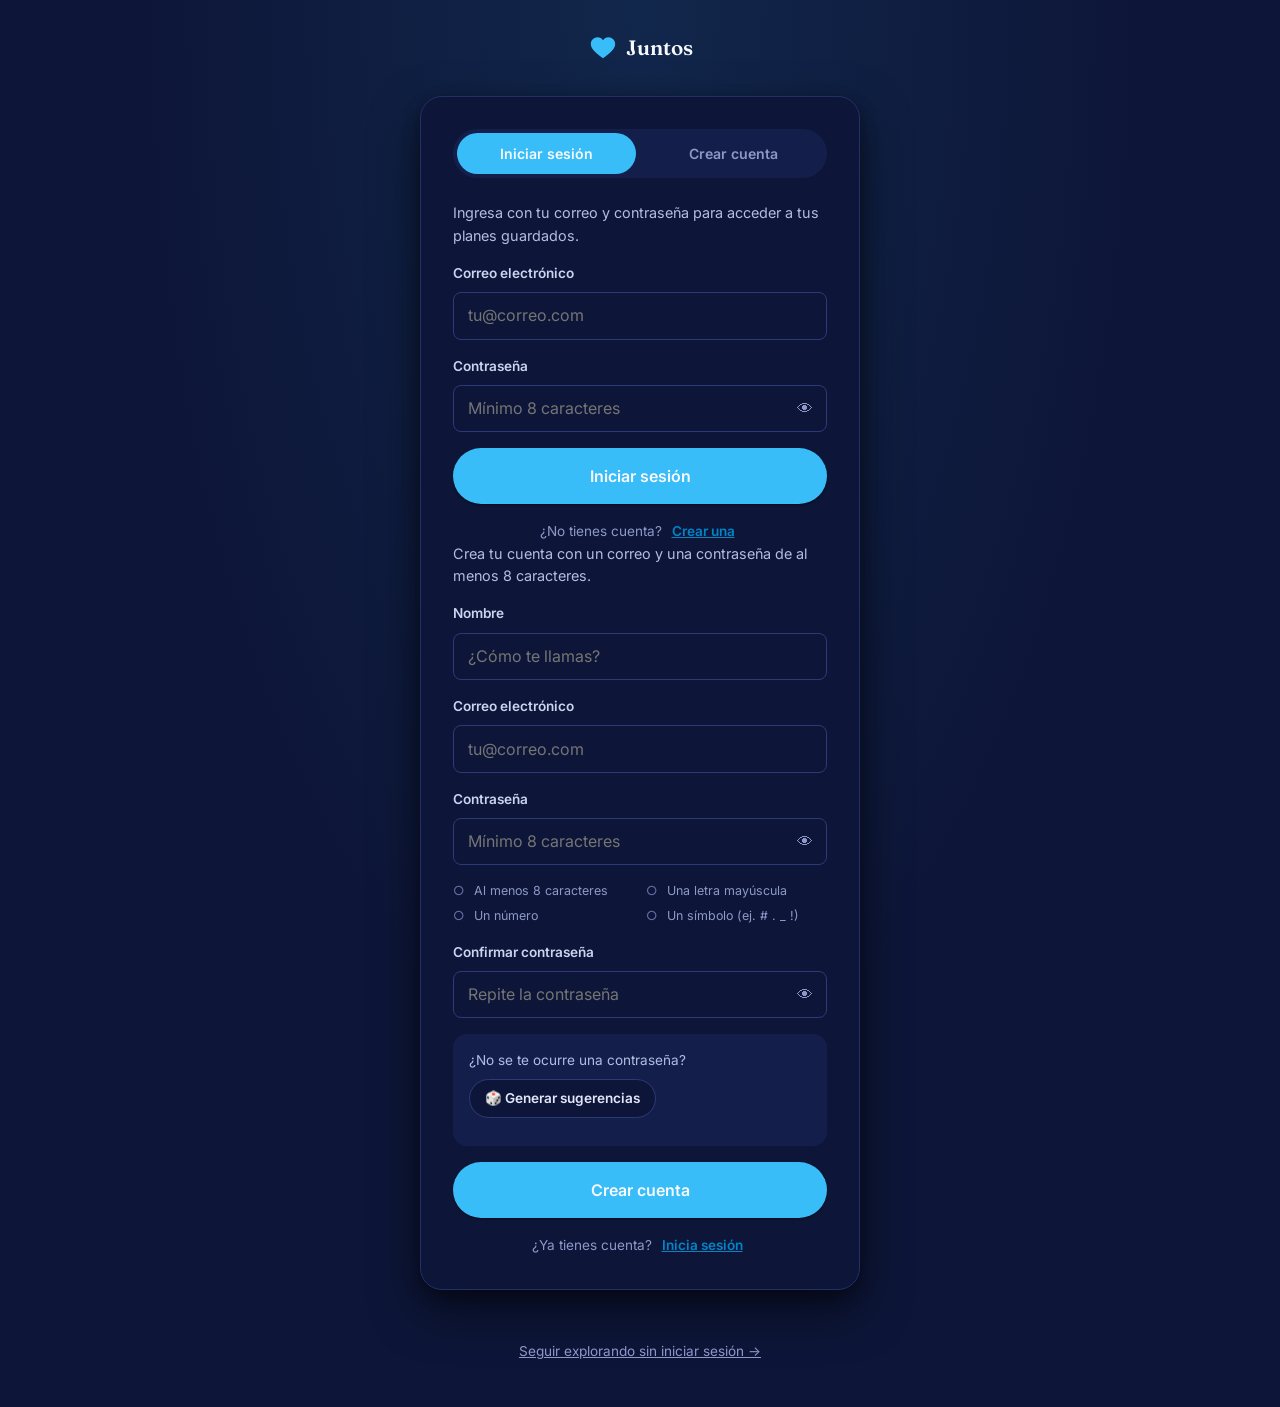
<file: pages/login.html>
<!DOCTYPE html>
<html lang="es" data-theme="base">
<head>
  <meta charset="UTF-8">
  <meta name="viewport" content="width=device-width, initial-scale=1.0">
  <title>Iniciar sesión | Juntos</title>
  <meta name="description" content="Inicia sesión o crea una cuenta en Juntos con tu correo y una contraseña segura.">

  <link rel="preconnect" href="https://fonts.googleapis.com">
  <link rel="preconnect" href="https://fonts.gstatic.com" crossorigin>
  <link href="https://fonts.googleapis.com/css2?family=Fraunces:ital,opsz,wght@0,9..144,400;0,9..144,500;0,9..144,600;1,9..144,500&family=Inter:wght@400;500;600;700&family=JetBrains+Mono:wght@500&family=Press+Start+2P&display=swap" rel="stylesheet">

  <link rel="stylesheet" href="../css/style.css">
</head>
<body class="auth-page">

  <a class="skip-link" href="#main">Saltar al contenido</a>

  <!-- ============================================================
       Interfaz propia: esta pantalla NO usa el header/nav/footer
       del resto del sitio, a propósito. Es una experiencia aparte,
       centrada solo en iniciar sesión o crear una cuenta.
       ============================================================ -->
  <main id="main" class="auth-screen">

    <a href="../index.html" class="auth-brand" aria-label="Juntos — Volver al inicio">
      <span class="logo-mark" aria-hidden="true">
        <svg viewBox="0 0 32 32" width="30" height="30">
          <path d="M16 27C9 22 3 17.5 3 11.8 3 7.6 6.3 4.5 10.2 4.5c2.4 0 4.6 1.2 5.8 3.1 1.2-1.9 3.4-3.1 5.8-3.1 3.9 0 7.2 3.1 7.2 7.3 0 5.7-6 10.2-13 15.2z" fill="currentColor"/>
        </svg>
      </span>
      <span class="logo-word">Juntos</span>
    </a>

    <div class="auth-card">

      <!-- ============ TABS INICIAR SESIÓN / CREAR CUENTA ============ -->
      <div class="auth-tabs" role="tablist" aria-label="Elegir entre iniciar sesión o crear cuenta">
        <button type="button" class="auth-tab is-active" data-auth-tab="login" role="tab" aria-selected="true">Iniciar sesión</button>
        <button type="button" class="auth-tab" data-auth-tab="register" role="tab" aria-selected="false">Crear cuenta</button>
      </div>

      <!-- ============ FORMULARIO: INICIAR SESIÓN ============ -->
      <form id="login-form" class="auth-form" data-auth-panel="login" novalidate>
        <p class="auth-intro">Ingresa con tu correo y contraseña para acceder a tus planes guardados.</p>

        <div class="form-field">
          <label for="login-email">Correo electrónico</label>
          <input type="email" id="login-email" name="email" placeholder="tu@correo.com" required autocomplete="email">
        </div>

        <div class="form-field">
          <label for="login-password">Contraseña</label>
          <div class="password-input-wrap">
            <input type="password" id="login-password" name="password" placeholder="Mínimo 8 caracteres" minlength="8" required autocomplete="current-password">
            <button type="button" class="password-toggle" data-toggle-for="login-password" aria-label="Mostrar contraseña">👁</button>
          </div>
        </div>

        <p class="auth-error" id="login-error" hidden></p>

        <button type="submit" class="btn btn--primary btn--large auth-submit">Iniciar sesión</button>

        <p class="auth-switch">¿No tienes cuenta? <button type="button" class="auth-switch-link" data-auth-tab="register">Crear una</button></p>
      </form>

      <!-- ============ FORMULARIO: CREAR CUENTA ============ -->
      <form id="register-form" class="auth-form" data-auth-panel="register" hidden novalidate>
        <p class="auth-intro">Crea tu cuenta con un correo y una contraseña de al menos 8 caracteres.</p>

        <div class="form-field">
          <label for="register-nombre">Nombre</label>
          <input type="text" id="register-nombre" name="nombre" placeholder="¿Cómo te llamas?" required autocomplete="name">
        </div>

        <div class="form-field">
          <label for="register-email">Correo electrónico</label>
          <input type="email" id="register-email" name="email" placeholder="tu@correo.com" required autocomplete="email">
        </div>

        <div class="form-field">
          <label for="register-password">Contraseña</label>
          <div class="password-input-wrap">
            <input type="password" id="register-password" name="password" placeholder="Mínimo 8 caracteres" minlength="8" required autocomplete="new-password">
            <button type="button" class="password-toggle" data-toggle-for="register-password" aria-label="Mostrar contraseña">👁</button>
          </div>

          <ul class="password-requirements" id="password-requirements">
            <li data-req="length">Al menos 8 caracteres</li>
            <li data-req="upper">Una letra mayúscula</li>
            <li data-req="number">Un número</li>
            <li data-req="symbol">Un símbolo (ej. # . _ !)</li>
          </ul>
        </div>

        <div class="form-field">
          <label for="register-password-confirm">Confirmar contraseña</label>
          <div class="password-input-wrap">
            <input type="password" id="register-password-confirm" name="password_confirm" placeholder="Repite la contraseña" minlength="8" required autocomplete="new-password">
            <button type="button" class="password-toggle" data-toggle-for="register-password-confirm" aria-label="Mostrar contraseña">👁</button>
          </div>
        </div>

        <!-- ============ SUGERENCIAS DE CONTRASEÑA ============ -->
        <div class="password-suggestions">
          <div class="password-suggestions-head">
            <span>¿No se te ocurre una contraseña?</span>
            <button type="button" class="btn btn--ghost btn--small" id="generate-password-btn">🎲 Generar sugerencias</button>
          </div>
          <ul class="password-suggestions-list" id="password-suggestions-list"></ul>
        </div>

        <p class="auth-error" id="register-error" hidden></p>

        <button type="submit" class="btn btn--primary btn--large auth-submit">Crear cuenta</button>

        <p class="auth-switch">¿Ya tienes cuenta? <button type="button" class="auth-switch-link" data-auth-tab="login">Inicia sesión</button></p>
      </form>

      <!-- ============ CONFIRMACIÓN ============ -->
      <div class="auth-success" id="auth-success" hidden>
        <div class="auth-success-icon" aria-hidden="true">✅</div>
        <h2 id="auth-success-title">¡Listo!</h2>
        <p id="auth-success-text">Iniciaste sesión correctamente.</p>
        <div class="auth-success-actions">
          <a href="../index.html" class="btn btn--primary">Ir al inicio</a>
          <a href="perfil.html" class="btn btn--ghost">Ver mi perfil</a>
        </div>
      </div>

    </div>

    <p class="auth-skip"><a href="../index.html">Seguir explorando sin iniciar sesión →</a></p>

  </main>

  <script src="../js/data.js"></script>
  <script src="../js/script.js"></script>
</body>
</html>
</file>
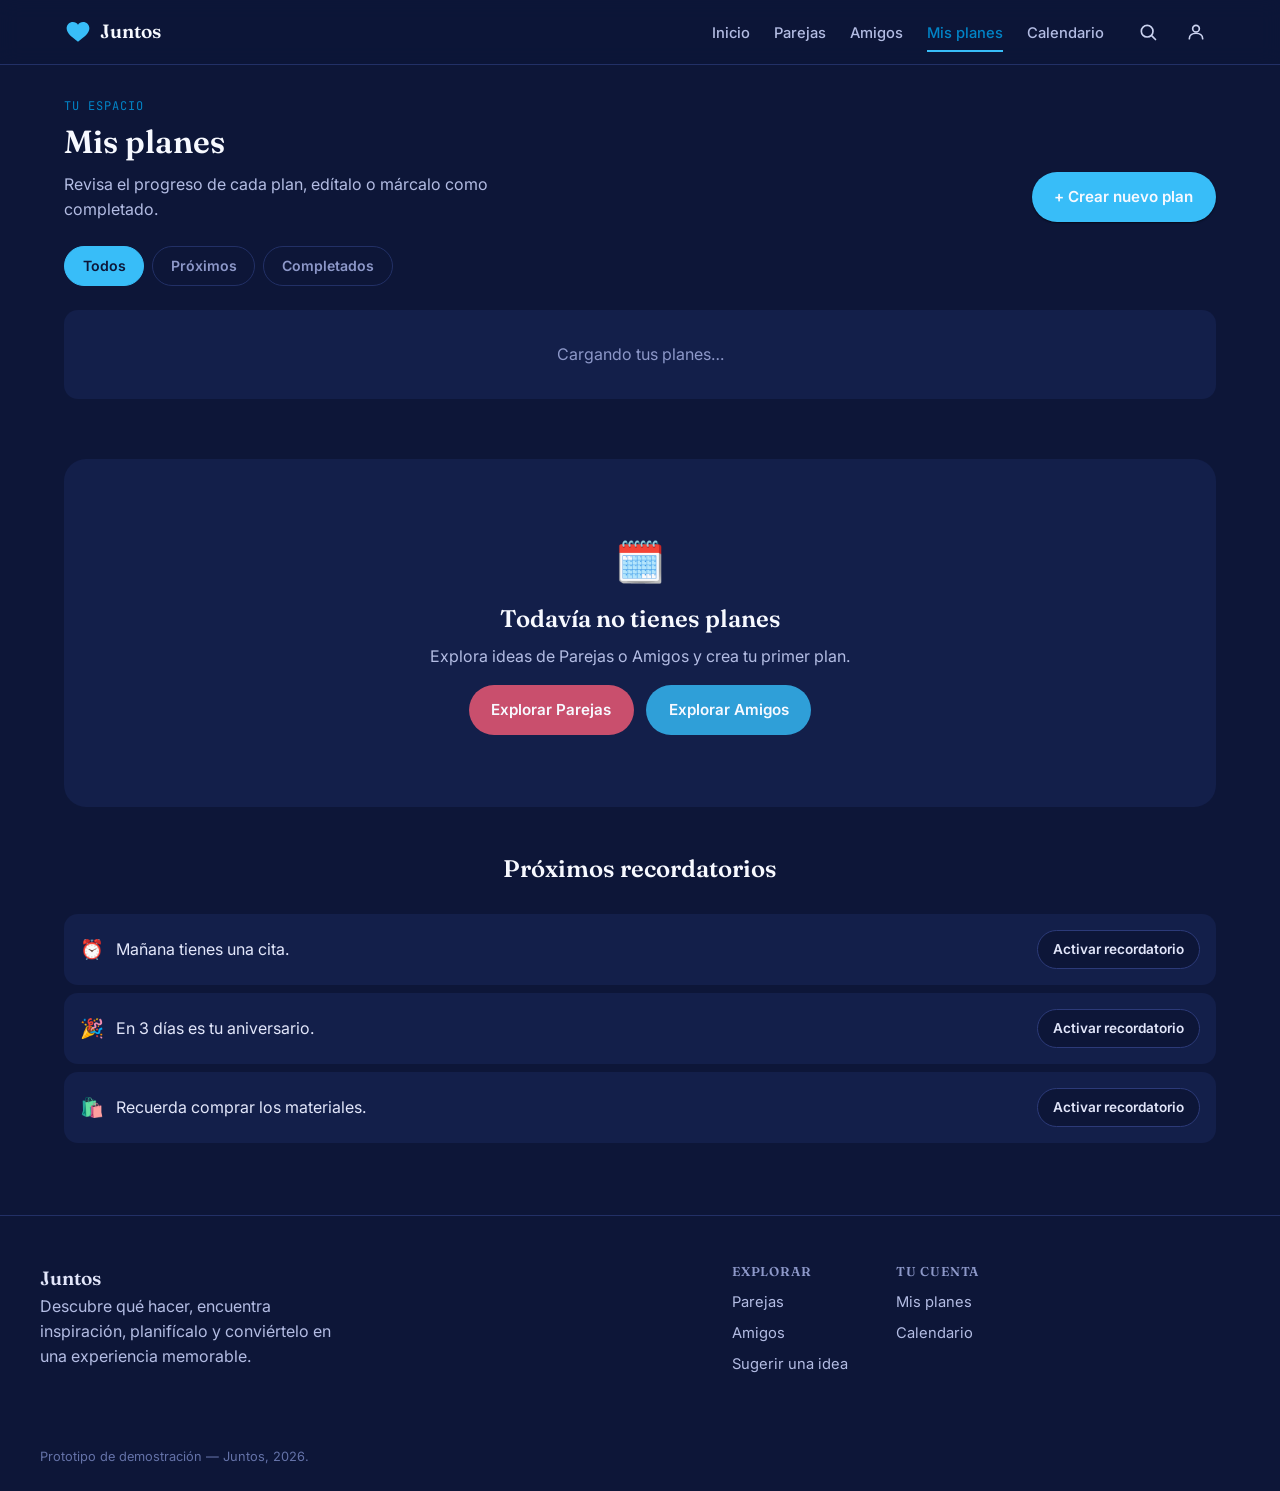
<file: pages/mis-planes.html>
<!DOCTYPE html>
<html lang="es" data-theme="base">
<head>
  <meta charset="UTF-8">
  <meta name="viewport" content="width=device-width, initial-scale=1.0">
  <title>Mis planes | Juntos</title>
  <meta name="description" content="Todos tus planes en un solo lugar: revisa el progreso, edítalos o márcalos como completados.">

  <link rel="preconnect" href="https://fonts.googleapis.com">
  <link rel="preconnect" href="https://fonts.gstatic.com" crossorigin>
  <link href="https://fonts.googleapis.com/css2?family=Fraunces:ital,opsz,wght@0,9..144,400;0,9..144,500;0,9..144,600;1,9..144,500&family=Inter:wght@400;500;600;700&family=JetBrains+Mono:wght@500&display=swap" rel="stylesheet">

  <link rel="stylesheet" href="../css/style.css">
</head>
<body class="my-plans-page">

  <a class="skip-link" href="#main">Saltar al contenido</a>

  <!-- ============ HEADER ============ -->
  <header class="site-header" id="site-header">
    <div class="header-inner">

      <a href="../index.html" class="logo" aria-label="Juntos — Inicio">
        <span class="logo-mark" aria-hidden="true">
          <svg viewBox="0 0 32 32" width="28" height="28">
            <path d="M16 27C9 22 3 17.5 3 11.8 3 7.6 6.3 4.5 10.2 4.5c2.4 0 4.6 1.2 5.8 3.1 1.2-1.9 3.4-3.1 5.8-3.1 3.9 0 7.2 3.1 7.2 7.3 0 5.7-6 10.2-13 15.2z" fill="currentColor"/>
          </svg>
        </span>
        <span class="logo-word">Juntos</span>
      </a>

      <button class="nav-toggle" id="nav-toggle" aria-expanded="false" aria-controls="primary-nav" aria-label="Abrir menú">
        <span></span><span></span><span></span>
      </button>

      <nav class="primary-nav" id="primary-nav" aria-label="Navegación principal">
        <ul>
          <li><a href="../index.html" class="nav-link">Inicio</a></li>
          <li><a href="parejas.html" class="nav-link nav-link--couple">Parejas</a></li>
          <li><a href="amigos.html" class="nav-link nav-link--friends">Amigos</a></li>
          <li><a href="mis-planes.html" class="nav-link is-active">Mis planes</a></li>
          <li><a href="calendario.html" class="nav-link">Calendario</a></li>
        </ul>
      </nav>

      <div class="header-actions">
        <button class="icon-btn" id="open-search" aria-label="Buscar">
          <svg viewBox="0 0 24 24" width="20" height="20" fill="none" stroke="currentColor" stroke-width="2" stroke-linecap="round"><circle cx="11" cy="11" r="7"/><line x1="21" y1="21" x2="16.65" y2="16.65"/></svg>
        </button>
        <a href="login.html" class="icon-btn" id="profile-link" aria-label="Perfil / Iniciar sesión">
          <svg viewBox="0 0 24 24" width="20" height="20" fill="none" stroke="currentColor" stroke-width="2" stroke-linecap="round"><circle cx="12" cy="8" r="4"/><path d="M4 20c0-4 3.6-6.5 8-6.5s8 2.5 8 6.5"/></svg>
        </a>
      </div>

    </div>
  </header>

  <main id="main">

    <div class="my-plans-wrap">

      <!-- ============ ENCABEZADO ============ -->
      <div class="page-head">
        <div>
          <p class="eyebrow">Tu espacio</p>
          <h1>Mis planes</h1>
          <p class="page-head-text">Revisa el progreso de cada plan, edítalo o márcalo como completado.</p>
        </div>
        <a href="planificador.html" class="btn btn--primary">+ Crear nuevo plan</a>
      </div>

      <!-- ============ FILTROS RÁPIDOS ============ -->
      <div class="plans-tabs" role="tablist" aria-label="Filtrar planes">
        <button type="button" class="plans-tab is-active" data-filter="todos" role="tab" aria-selected="true">Todos</button>
        <button type="button" class="plans-tab" data-filter="proximos" role="tab" aria-selected="false">Próximos</button>
        <button type="button" class="plans-tab" data-filter="completados" role="tab" aria-selected="false">Completados</button>
      </div>

      <!-- ============ GRID DE PLANES ============ -->
      <!-- Las tarjetas se generan dinámicamente desde el guardado simulado (localStorage) en script.js -->
      <div class="plans-grid" id="plans-grid" data-state="loading">
        <p class="grid-empty-state">Cargando tus planes…</p>
      </div>

      <!-- ============ ESTADO VACÍO ============ -->
      <div class="plans-empty" id="plans-empty" hidden>
        <div class="plans-empty-icon" aria-hidden="true">🗓️</div>
        <h2>Todavía no tienes planes</h2>
        <p>Explora ideas de Parejas o Amigos y crea tu primer plan.</p>
        <div class="plans-empty-actions">
          <a href="parejas.html" class="btn btn--couple">Explorar Parejas</a>
          <a href="amigos.html" class="btn btn--friends">Explorar Amigos</a>
        </div>
      </div>

      <!-- ============ RECORDATORIOS ============ -->
      <section class="reminders">
        <div class="section-heading">
          <h2>Próximos recordatorios</h2>
        </div>

        <ul class="reminders-list" id="reminders-list">
          <!-- Ejemplos estáticos de demo; script.js puede sumar recordatorios reales según los planes guardados -->
          <li class="reminder-item">
            <span class="reminder-icon" aria-hidden="true">⏰</span>
            <span class="reminder-text">Mañana tienes una cita.</span>
            <button type="button" class="btn btn--ghost btn--small reminder-toggle" data-reminder-state="off">Activar recordatorio</button>
          </li>
          <li class="reminder-item">
            <span class="reminder-icon" aria-hidden="true">🎉</span>
            <span class="reminder-text">En 3 días es tu aniversario.</span>
            <button type="button" class="btn btn--ghost btn--small reminder-toggle" data-reminder-state="off">Activar recordatorio</button>
          </li>
          <li class="reminder-item">
            <span class="reminder-icon" aria-hidden="true">🛍️</span>
            <span class="reminder-text">Recuerda comprar los materiales.</span>
            <button type="button" class="btn btn--ghost btn--small reminder-toggle" data-reminder-state="off">Activar recordatorio</button>
          </li>
        </ul>
      </section>

    </div>

  </main>

  <!-- Plantilla de tarjeta de plan, usada por script.js (no se muestra directamente) -->
  <template id="plan-card-template">
    <article class="plan-card" data-plan-card>
      <div class="plan-card-top">
        <span class="plan-card-emoji" data-field="emoji">❤️</span>
        <h3 class="plan-card-title" data-field="nombre">Nombre del plan</h3>
      </div>
      <ul class="plan-card-meta">
        <li>📅 <span data-field="fecha">—</span></li>
        <li>🕗 <span data-field="hora">—</span></li>
        <li>📍 <span data-field="lugar">—</span></li>
      </ul>
      <div class="checklist-progress checklist-progress--compact">
        <div class="checklist-progress-bar">
          <div class="checklist-progress-fill" data-field="progress-fill"></div>
        </div>
        <p class="checklist-progress-text" data-field="progress-text">0/5 tareas completadas</p>
      </div>
      <div class="plan-card-actions">
        <button type="button" class="btn btn--text btn--small" data-action="ver">Ver</button>
        <button type="button" class="btn btn--text btn--small" data-action="editar">Editar</button>
        <button type="button" class="btn btn--text btn--small" data-action="completar">Completar</button>
        <button type="button" class="btn btn--text btn--small btn--danger" data-action="eliminar">Eliminar</button>
      </div>
    </article>
  </template>

  <!-- ============ FOOTER ============ -->
  <footer class="site-footer">
    <div class="site-footer-inner">
      <div class="footer-brand">
        <span class="logo-word">Juntos</span>
        <p>Descubre qué hacer, encuentra inspiración, planifícalo y conviértelo en una experiencia memorable.</p>
      </div>
      <nav class="footer-nav" aria-label="Enlaces del pie de página">
        <div>
          <h3>Explorar</h3>
          <a href="parejas.html">Parejas</a>
          <a href="amigos.html">Amigos</a>
          <a href="sugerir.html">Sugerir una idea</a>
        </div>
        <div>
          <h3>Tu cuenta</h3>
          <a href="mis-planes.html">Mis planes</a>
          <a href="calendario.html">Calendario</a>
        </div>
      </nav>
      <p class="footer-legal">Prototipo de demostración — Juntos, 2026.</p>
    </div>
  </footer>

  <script src="../js/data.js"></script>
  <script src="../js/script.js"></script>
</body>
</html>
</file>
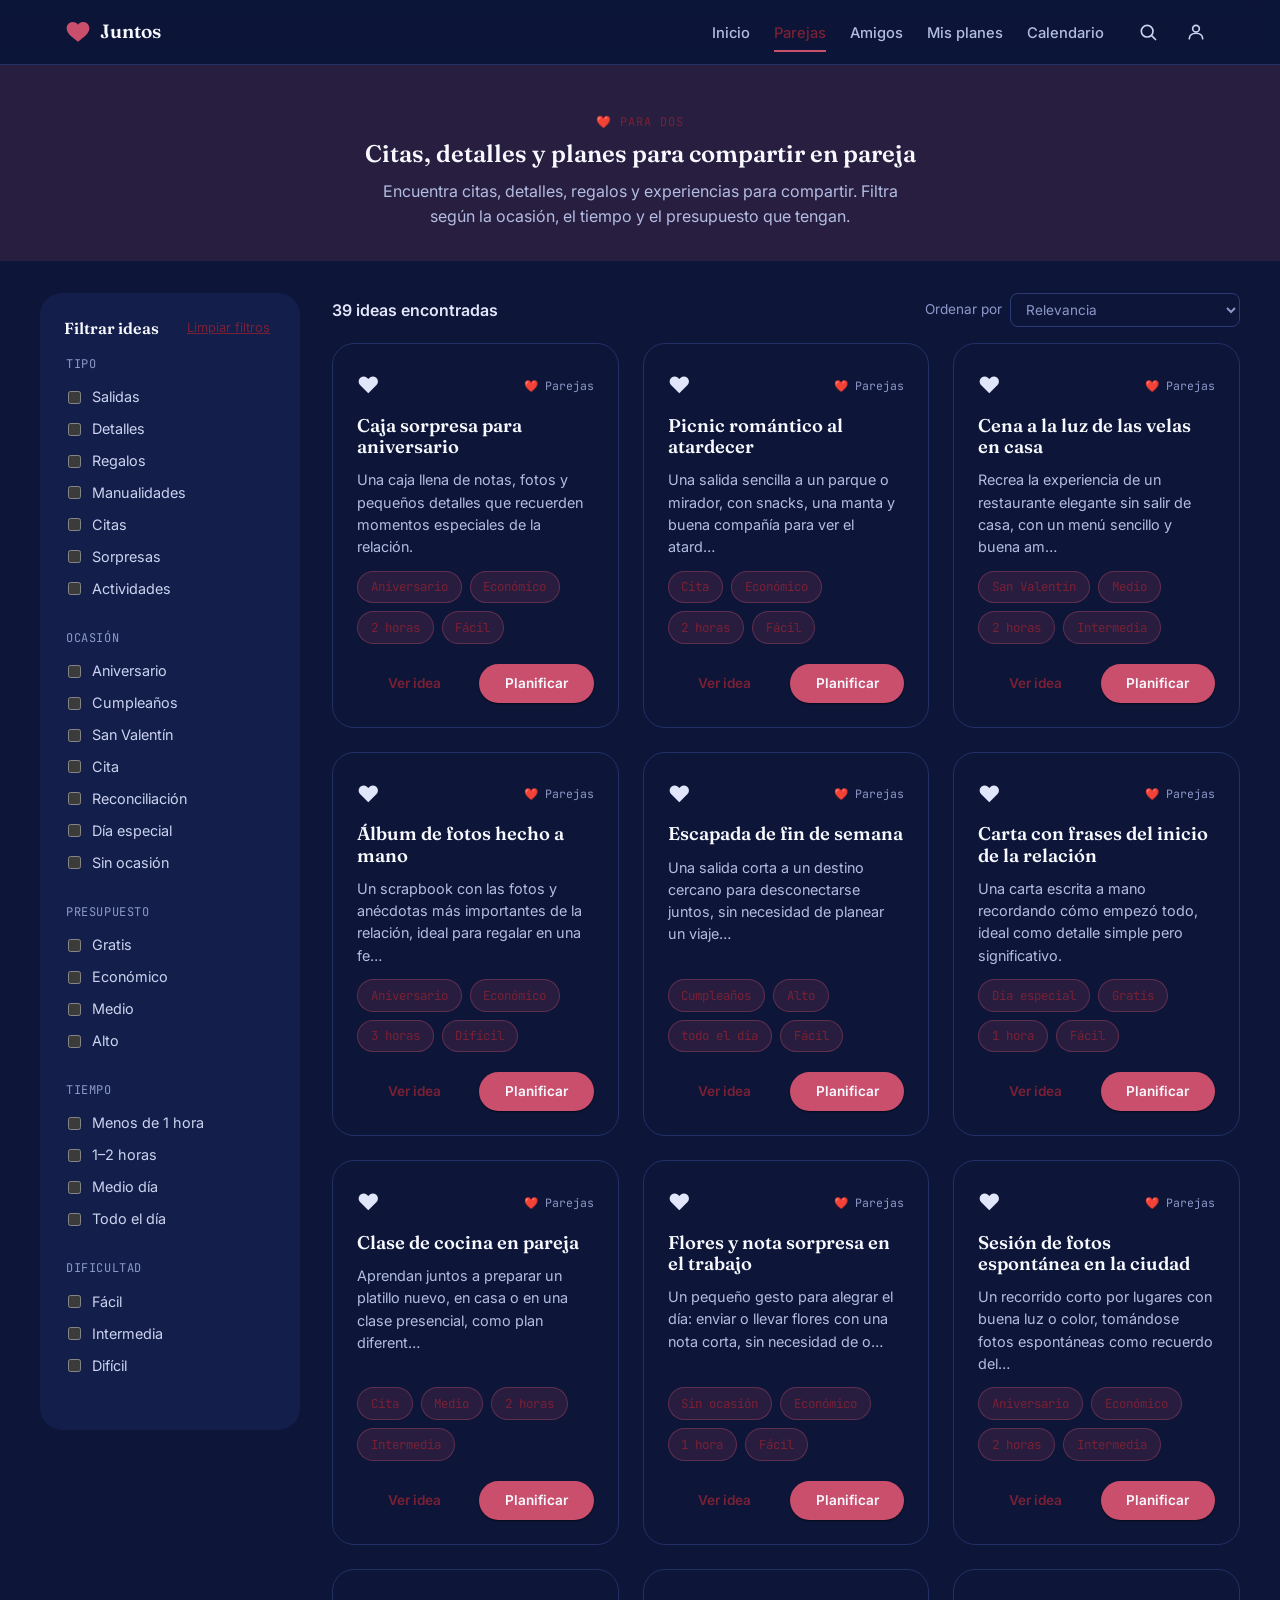
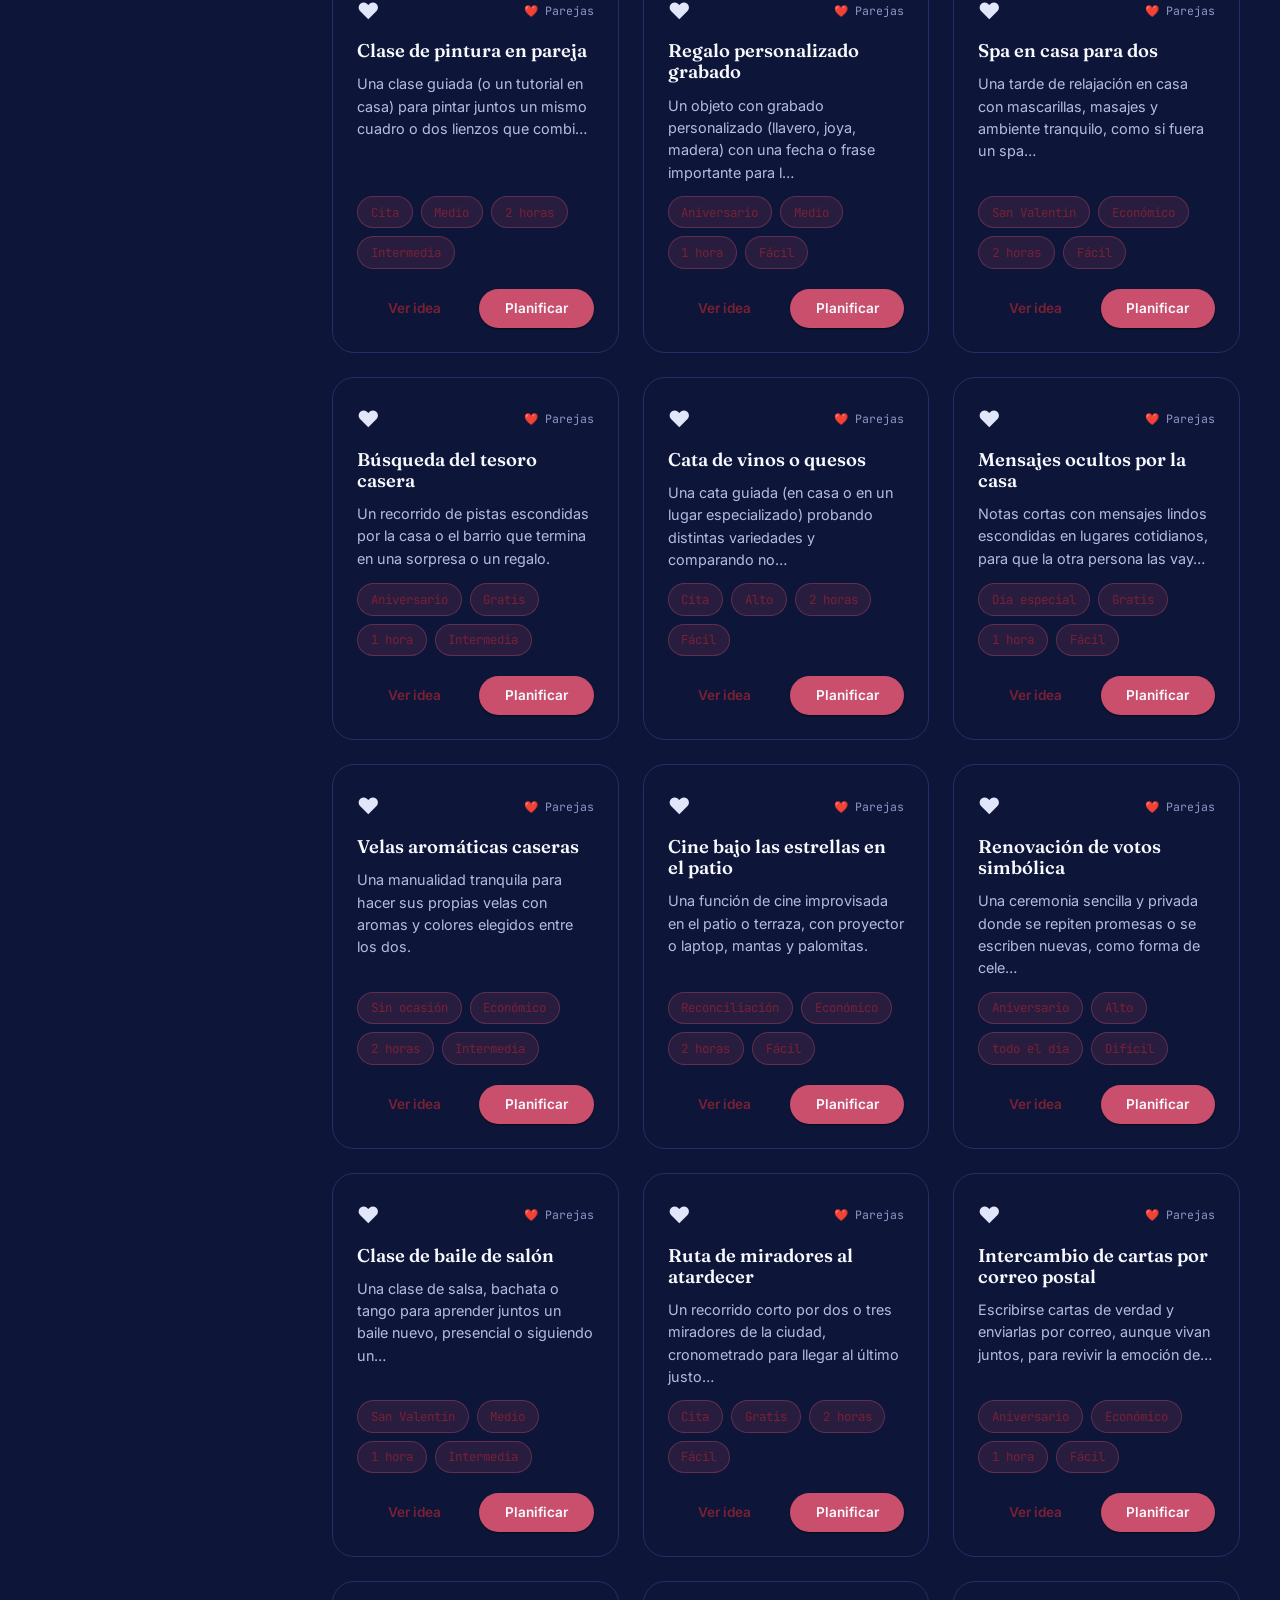
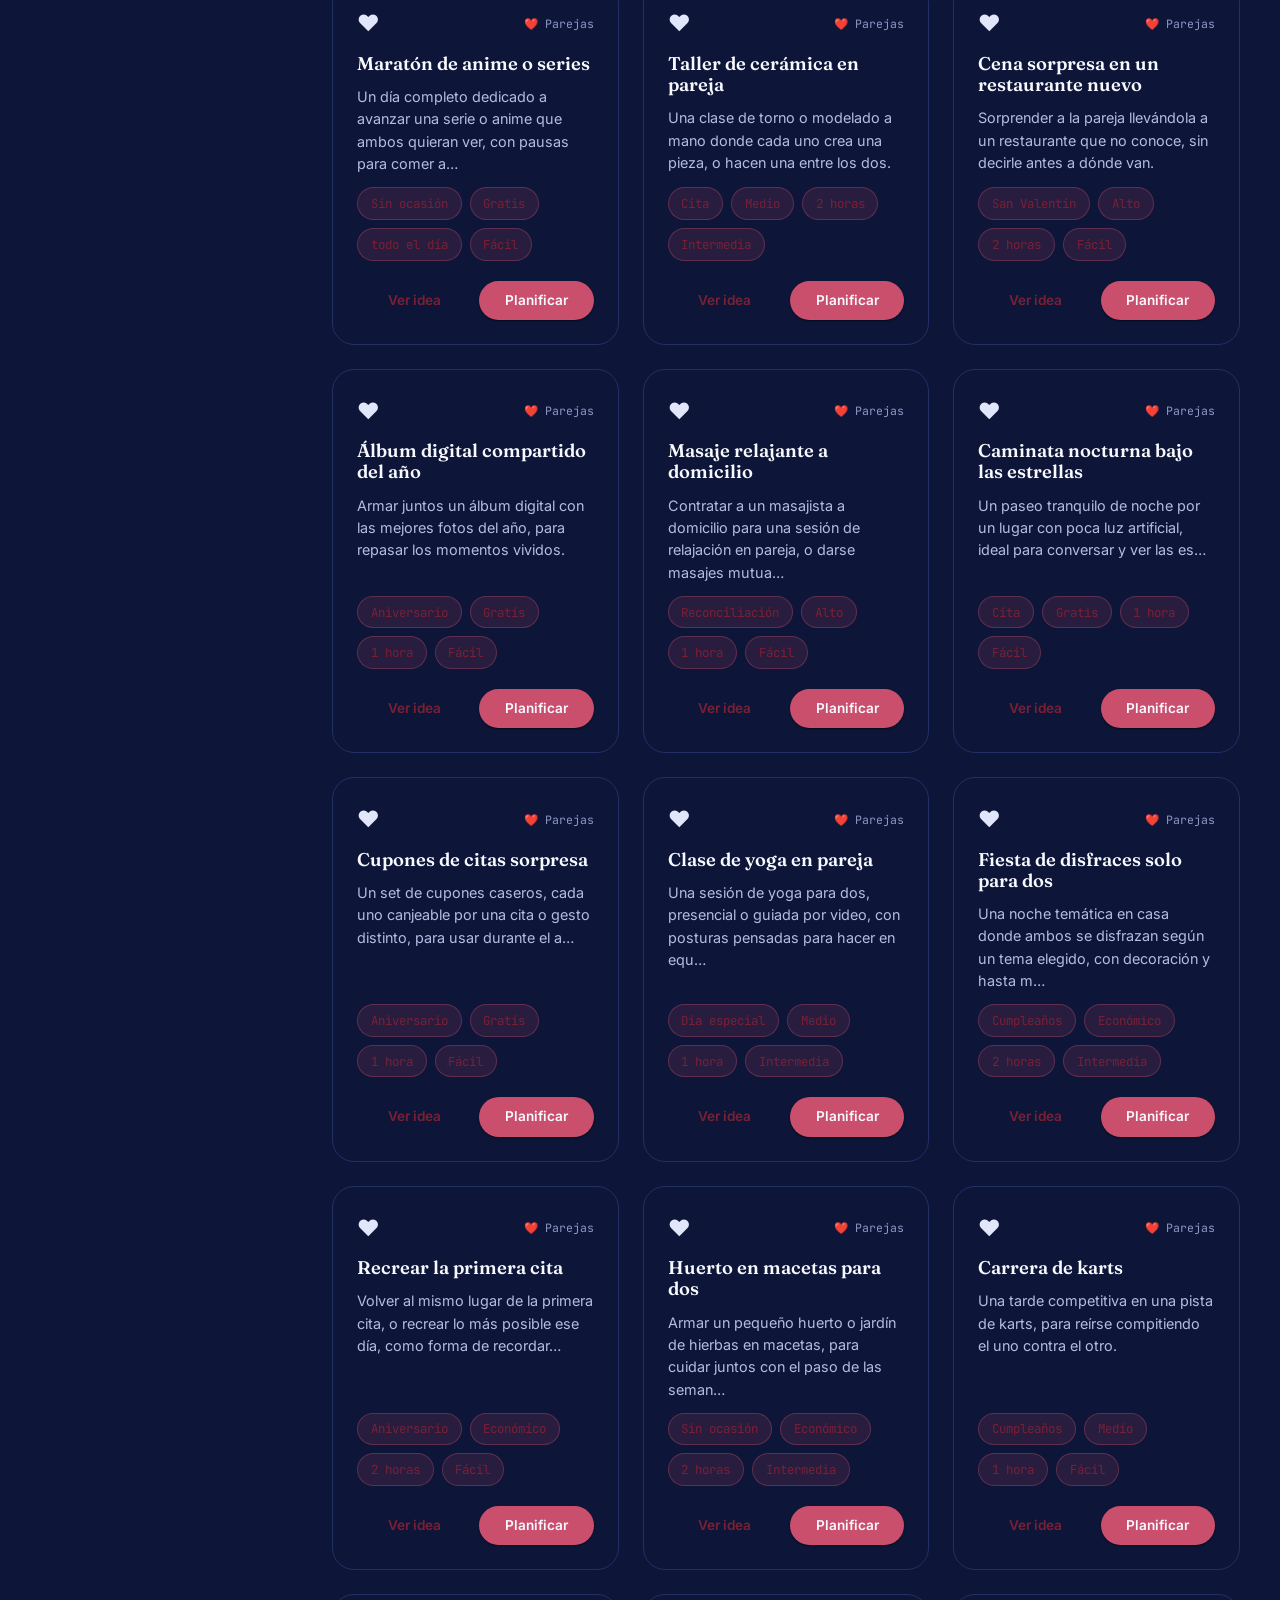
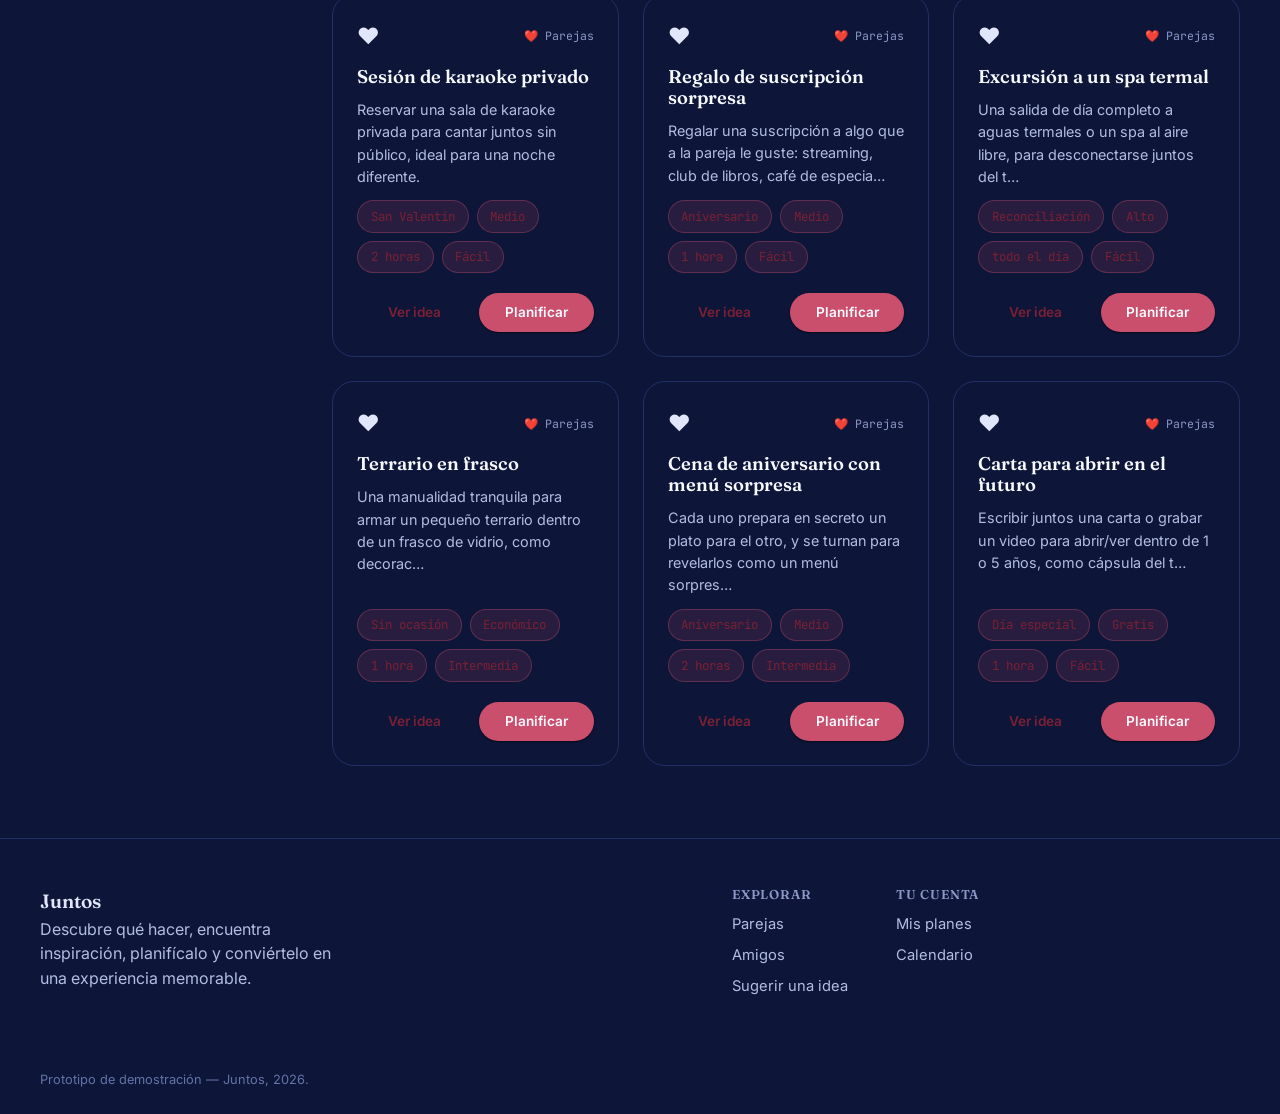
<file: pages/parejas.html>
<!DOCTYPE html>
<html lang="es" data-theme="couple">
<head>
  <meta charset="UTF-8">
  <meta name="viewport" content="width=device-width, initial-scale=1.0">
  <title>Parejas — Ideas, citas y experiencias para dos | Juntos</title>
  <meta name="description" content="Citas, detalles, regalos, manualidades y sorpresas para compartir en pareja. Filtra por ocasión, presupuesto, tiempo y dificultad.">

  <link rel="preconnect" href="https://fonts.googleapis.com">
  <link rel="preconnect" href="https://fonts.gstatic.com" crossorigin>
  <link href="https://fonts.googleapis.com/css2?family=Fraunces:ital,opsz,wght@0,9..144,400;0,9..144,500;0,9..144,600;1,9..144,500&family=Inter:wght@400;500;600;700&family=JetBrains+Mono:wght@500&display=swap" rel="stylesheet">

  <link rel="stylesheet" href="../css/style.css">
</head>
<body class="section-page section-page--couple">

  <a class="skip-link" href="#main">Saltar al contenido</a>

  <!-- ============ HEADER ============ -->
  <header class="site-header" id="site-header">
    <div class="header-inner">

      <a href="../index.html" class="logo" aria-label="Juntos — Inicio">
        <span class="logo-mark" aria-hidden="true">
          <svg viewBox="0 0 32 32" width="28" height="28">
            <path d="M16 27C9 22 3 17.5 3 11.8 3 7.6 6.3 4.5 10.2 4.5c2.4 0 4.6 1.2 5.8 3.1 1.2-1.9 3.4-3.1 5.8-3.1 3.9 0 7.2 3.1 7.2 7.3 0 5.7-6 10.2-13 15.2z" fill="currentColor"/>
          </svg>
        </span>
        <span class="logo-word">Juntos</span>
      </a>

      <button class="nav-toggle" id="nav-toggle" aria-expanded="false" aria-controls="primary-nav" aria-label="Abrir menú">
        <span></span><span></span><span></span>
      </button>

      <nav class="primary-nav" id="primary-nav" aria-label="Navegación principal">
        <ul>
          <li><a href="../index.html" class="nav-link">Inicio</a></li>
          <li><a href="parejas.html" class="nav-link nav-link--couple is-active">Parejas</a></li>
          <li><a href="amigos.html" class="nav-link nav-link--friends">Amigos</a></li>
          <li><a href="mis-planes.html" class="nav-link">Mis planes</a></li>
          <li><a href="calendario.html" class="nav-link">Calendario</a></li>
        </ul>
      </nav>

      <div class="header-actions">
        <button class="icon-btn" id="open-search" aria-label="Buscar">
          <svg viewBox="0 0 24 24" width="20" height="20" fill="none" stroke="currentColor" stroke-width="2" stroke-linecap="round"><circle cx="11" cy="11" r="7"/><line x1="21" y1="21" x2="16.65" y2="16.65"/></svg>
        </button>
        <a href="login.html" class="icon-btn" id="profile-link" aria-label="Perfil / Iniciar sesión">
          <svg viewBox="0 0 24 24" width="20" height="20" fill="none" stroke="currentColor" stroke-width="2" stroke-linecap="round"><circle cx="12" cy="8" r="4"/><path d="M4 20c0-4 3.6-6.5 8-6.5s8 2.5 8 6.5"/></svg>
        </a>
      </div>

    </div>
  </header>

  <main id="main">

    <!-- ============ ENCABEZADO DE SECCIÓN ============ -->
    <section class="section-hero section-hero--couple">
      <div class="section-hero-inner">
        <p class="eyebrow">❤️ Para dos</p>
        <h1>Citas, detalles y planes para compartir en pareja</h1>
        <p class="section-hero-text">Encuentra citas, detalles, regalos y experiencias para compartir. Filtra según la ocasión, el tiempo y el presupuesto que tengan.</p>
      </div>
    </section>

    <!-- ============ CONTENIDO: FILTROS + RESULTADOS ============ -->
    <section class="browse">
      <div class="browse-inner">

        <button type="button" class="filters-toggle" id="filters-toggle" aria-expanded="false" aria-controls="filters-panel">
          <svg viewBox="0 0 24 24" width="18" height="18" fill="none" stroke="currentColor" stroke-width="2" stroke-linecap="round"><line x1="4" y1="6" x2="20" y2="6"/><line x1="7" y1="12" x2="17" y2="12"/><line x1="10" y1="18" x2="14" y2="18"/></svg>
          Filtros
          <span class="filters-count" id="filters-count" hidden>0</span>
        </button>

        <!-- ============ PANEL DE FILTROS ============ -->
        <aside class="filters-panel" id="filters-panel">
          <div class="filters-panel-head">
            <h2>Filtrar ideas</h2>
            <button type="button" class="filters-clear" id="filters-clear">Limpiar filtros</button>
          </div>

          <form id="filters-form">

            <fieldset class="filter-group">
              <legend>Tipo</legend>
              <label class="filter-option"><input type="checkbox" name="tipo" value="salida"> Salidas</label>
              <label class="filter-option"><input type="checkbox" name="tipo" value="detalle"> Detalles</label>
              <label class="filter-option"><input type="checkbox" name="tipo" value="regalo"> Regalos</label>
              <label class="filter-option"><input type="checkbox" name="tipo" value="manualidad"> Manualidades</label>
              <label class="filter-option"><input type="checkbox" name="tipo" value="cita"> Citas</label>
              <label class="filter-option"><input type="checkbox" name="tipo" value="sorpresa"> Sorpresas</label>
              <label class="filter-option"><input type="checkbox" name="tipo" value="actividad"> Actividades</label>
            </fieldset>

            <fieldset class="filter-group">
              <legend>Ocasión</legend>
              <label class="filter-option"><input type="checkbox" name="ocasion" value="aniversario"> Aniversario</label>
              <label class="filter-option"><input type="checkbox" name="ocasion" value="cumpleanos"> Cumpleaños</label>
              <label class="filter-option"><input type="checkbox" name="ocasion" value="san-valentin"> San Valentín</label>
              <label class="filter-option"><input type="checkbox" name="ocasion" value="cita"> Cita</label>
              <label class="filter-option"><input type="checkbox" name="ocasion" value="reconciliacion"> Reconciliación</label>
              <label class="filter-option"><input type="checkbox" name="ocasion" value="dia-especial"> Día especial</label>
              <label class="filter-option"><input type="checkbox" name="ocasion" value="sin-ocasion"> Sin ocasión</label>
            </fieldset>

            <fieldset class="filter-group">
              <legend>Presupuesto</legend>
              <label class="filter-option"><input type="checkbox" name="presupuesto" value="gratis"> Gratis</label>
              <label class="filter-option"><input type="checkbox" name="presupuesto" value="economico"> Económico</label>
              <label class="filter-option"><input type="checkbox" name="presupuesto" value="medio"> Medio</label>
              <label class="filter-option"><input type="checkbox" name="presupuesto" value="alto"> Alto</label>
            </fieldset>

            <fieldset class="filter-group">
              <legend>Tiempo</legend>
              <label class="filter-option"><input type="checkbox" name="tiempo" value="menos-1h"> Menos de 1 hora</label>
              <label class="filter-option"><input type="checkbox" name="tiempo" value="1-2h"> 1–2 horas</label>
              <label class="filter-option"><input type="checkbox" name="tiempo" value="medio-dia"> Medio día</label>
              <label class="filter-option"><input type="checkbox" name="tiempo" value="todo-el-dia"> Todo el día</label>
            </fieldset>

            <fieldset class="filter-group">
              <legend>Dificultad</legend>
              <label class="filter-option"><input type="checkbox" name="dificultad" value="facil"> Fácil</label>
              <label class="filter-option"><input type="checkbox" name="dificultad" value="intermedia"> Intermedia</label>
              <label class="filter-option"><input type="checkbox" name="dificultad" value="dificil"> Difícil</label>
            </fieldset>

          </form>
        </aside>

        <!-- ============ RESULTADOS ============ -->
        <div class="browse-results">
          <div class="browse-results-head">
            <p class="results-count" id="results-count">Cargando ideas…</p>
            <label class="sort-select-wrap">
              Ordenar por
              <select id="sort-select">
                <option value="relevancia">Relevancia</option>
                <option value="presupuesto-asc">Presupuesto: menor a mayor</option>
                <option value="tiempo-asc">Duración: menor a mayor</option>
                <option value="dificultad-asc">Dificultad: fácil primero</option>
              </select>
            </label>
          </div>

          <!-- Las tarjetas se generan dinámicamente desde js/data.js, filtradas a categoria: "parejas" -->
          <div class="card-grid" id="ideas-grid" data-categoria="parejas">
            <p class="grid-empty-state">Cargando ideas…</p>
          </div>
        </div>

      </div>
    </section>

  </main>

  <!-- ============ FOOTER ============ -->
  <footer class="site-footer">
    <div class="site-footer-inner">
      <div class="footer-brand">
        <span class="logo-word">Juntos</span>
        <p>Descubre qué hacer, encuentra inspiración, planifícalo y conviértelo en una experiencia memorable.</p>
      </div>
      <nav class="footer-nav" aria-label="Enlaces del pie de página">
        <div>
          <h3>Explorar</h3>
          <a href="parejas.html">Parejas</a>
          <a href="amigos.html">Amigos</a>
          <a href="sugerir.html">Sugerir una idea</a>
        </div>
        <div>
          <h3>Tu cuenta</h3>
          <a href="mis-planes.html">Mis planes</a>
          <a href="calendario.html">Calendario</a>
        </div>
      </nav>
      <p class="footer-legal">Prototipo de demostración — Juntos, 2026.</p>
    </div>
  </footer>

  <script src="../js/data.js"></script>
  <script src="../js/script.js"></script>
</body>
</html>
</file>
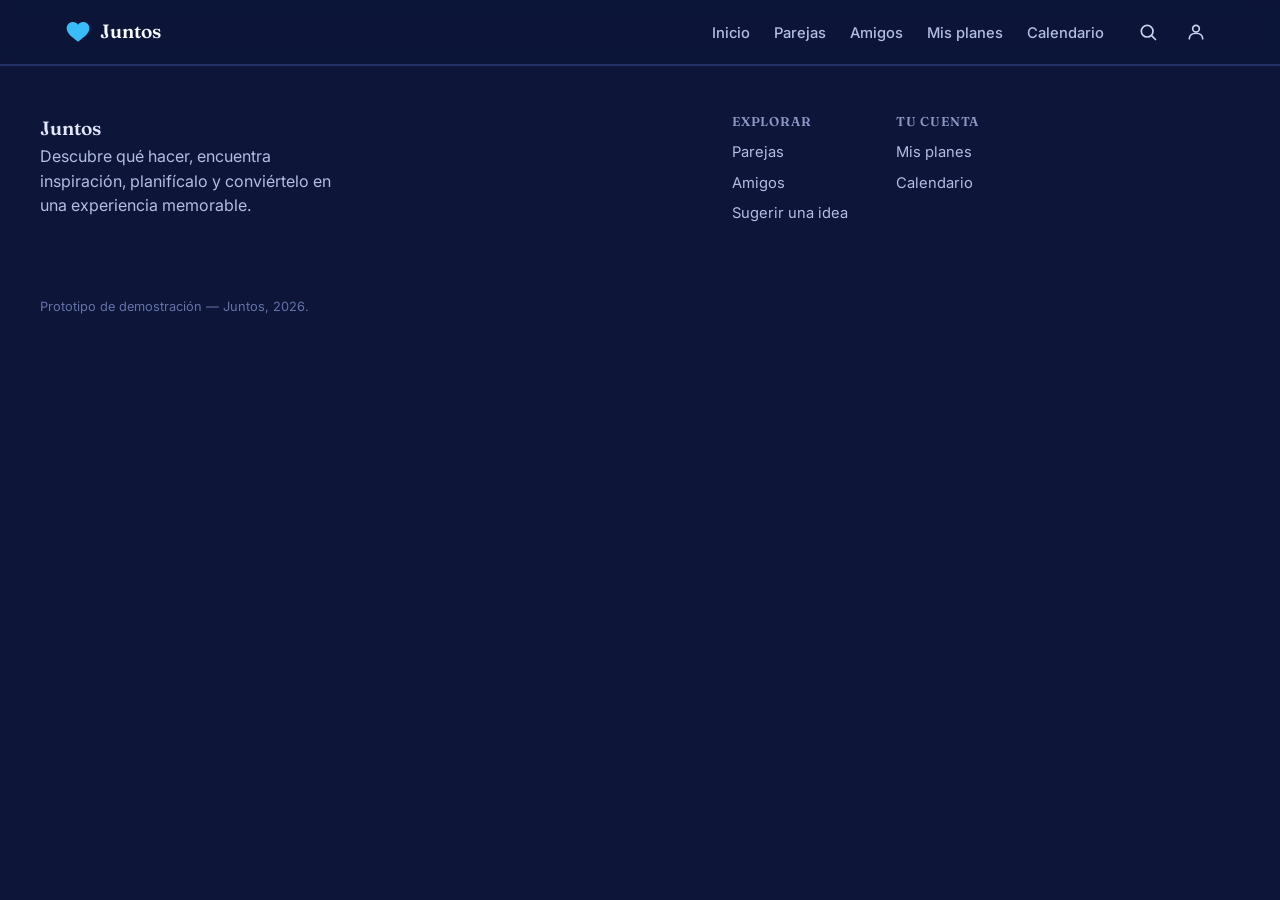
<file: pages/perfil.html>
<!DOCTYPE html>
<html lang="es" data-theme="base">
<head>
  <meta charset="UTF-8">
  <meta name="viewport" content="width=device-width, initial-scale=1.0">
  <title>Mi perfil | Juntos</title>
  <meta name="description" content="Edita tu nombre, correo, contraseña y preferencias de la cuenta.">

  <link rel="preconnect" href="https://fonts.googleapis.com">
  <link rel="preconnect" href="https://fonts.gstatic.com" crossorigin>
  <link href="https://fonts.googleapis.com/css2?family=Fraunces:ital,opsz,wght@0,9..144,400;0,9..144,500;0,9..144,600;1,9..144,500&family=Inter:wght@400;500;600;700&family=JetBrains+Mono:wght@500&family=Press+Start+2P&display=swap" rel="stylesheet">

  <link rel="stylesheet" href="../css/style.css">
</head>
<body>

  <a class="skip-link" href="#main">Saltar al contenido</a>

  <!-- ============ HEADER ============ -->
  <header class="site-header" id="site-header">
    <div class="header-inner">

      <a href="../index.html" class="logo" aria-label="Juntos — Inicio">
        <span class="logo-mark" aria-hidden="true">
          <svg viewBox="0 0 32 32" width="28" height="28">
            <path d="M16 27C9 22 3 17.5 3 11.8 3 7.6 6.3 4.5 10.2 4.5c2.4 0 4.6 1.2 5.8 3.1 1.2-1.9 3.4-3.1 5.8-3.1 3.9 0 7.2 3.1 7.2 7.3 0 5.7-6 10.2-13 15.2z" fill="currentColor"/>
          </svg>
        </span>
        <span class="logo-word">Juntos</span>
      </a>

      <button class="nav-toggle" id="nav-toggle" aria-expanded="false" aria-controls="primary-nav" aria-label="Abrir menú">
        <span></span><span></span><span></span>
      </button>

      <nav class="primary-nav" id="primary-nav" aria-label="Navegación principal">
        <ul>
          <li><a href="../index.html" class="nav-link">Inicio</a></li>
          <li><a href="parejas.html" class="nav-link nav-link--couple">Parejas</a></li>
          <li><a href="amigos.html" class="nav-link nav-link--friends">Amigos</a></li>
          <li><a href="mis-planes.html" class="nav-link">Mis planes</a></li>
          <li><a href="calendario.html" class="nav-link">Calendario</a></li>
        </ul>
      </nav>

      <div class="header-actions">
        <button class="icon-btn" id="open-search" aria-label="Buscar">
          <svg viewBox="0 0 24 24" width="20" height="20" fill="none" stroke="currentColor" stroke-width="2" stroke-linecap="round"><circle cx="11" cy="11" r="7"/><line x1="21" y1="21" x2="16.65" y2="16.65"/></svg>
        </button>
        <a href="perfil.html" class="icon-btn" id="profile-link" aria-label="Mi perfil">
          <svg viewBox="0 0 24 24" width="20" height="20" fill="none" stroke="currentColor" stroke-width="2" stroke-linecap="round"><circle cx="12" cy="8" r="4"/><path d="M4 20c0-4 3.6-6.5 8-6.5s8 2.5 8 6.5"/></svg>
        </a>
      </div>

    </div>
  </header>

  <main id="main">

    <div class="planner-wrap" id="perfil-wrap" hidden>

      <!-- ============ ENCABEZADO ============ -->
      <div class="perfil-head">
        <div class="perfil-avatar" aria-hidden="true" id="perfil-avatar">?</div>
        <div>
          <p class="eyebrow">Mi cuenta</p>
          <h1 id="perfil-nombre-titulo">Mi perfil</h1>
          <p class="planner-intro" id="perfil-email-subtitulo">—</p>
        </div>
      </div>

      <!-- ============ DATOS PERSONALES ============ -->
      <form id="perfil-datos-form" class="planner-form">
        <fieldset class="planner-section">
          <legend>Datos personales</legend>
          <div class="form-grid">
            <div class="form-field">
              <label for="perfil-nombre">Nombre</label>
              <input type="text" id="perfil-nombre" name="nombre" required>
            </div>
            <div class="form-field">
              <label for="perfil-email">Correo electrónico</label>
              <input type="email" id="perfil-email" name="email" required>
            </div>
          </div>
          <p class="auth-error" id="perfil-datos-error" hidden></p>
          <p class="auth-success-inline" id="perfil-datos-success" hidden>✅ Datos actualizados.</p>
          <div class="planner-submit">
            <button type="submit" class="btn btn--primary">Guardar cambios</button>
          </div>
        </fieldset>

        <!-- ============ PREFERENCIAS ============ -->
        <fieldset class="planner-section">
          <legend>Preferencias</legend>
          <p class="planner-section-hint">Qué tipo de ideas quieres ver primero cuando entras a Juntos.</p>
          <div class="form-grid">
            <div class="form-field">
              <label for="perfil-categoria">Categoría favorita</label>
              <select id="perfil-categoria" name="categoriaFavorita">
                <option value="">Sin preferencia</option>
                <option value="parejas">❤️ Parejas</option>
                <option value="amigos">👥 Amigos</option>
              </select>
            </div>
          </div>
          <label class="filter-option" style="margin-top: var(--space-2);">
            <input type="checkbox" id="perfil-recordatorios" name="recordatorios">
            Avisarme de mis próximos planes y recordatorios
          </label>
        </fieldset>
      </form>

      <!-- ============ CAMBIAR CONTRASEÑA ============ -->
      <form id="perfil-password-form" class="planner-form" novalidate>
        <fieldset class="planner-section">
          <legend>Cambiar contraseña</legend>

          <div class="form-field">
            <label for="perfil-password-actual">Contraseña actual</label>
            <div class="password-input-wrap">
              <input type="password" id="perfil-password-actual" name="password_actual" autocomplete="current-password">
              <button type="button" class="password-toggle" data-toggle-for="perfil-password-actual" aria-label="Mostrar contraseña">👁</button>
            </div>
          </div>

          <div class="form-field">
            <label for="perfil-password-nueva">Nueva contraseña</label>
            <div class="password-input-wrap">
              <input type="password" id="perfil-password-nueva" name="password_nueva" minlength="8" autocomplete="new-password">
              <button type="button" class="password-toggle" data-toggle-for="perfil-password-nueva" aria-label="Mostrar contraseña">👁</button>
            </div>
            <ul class="password-requirements" id="perfil-password-requirements">
              <li data-req="length">Al menos 8 caracteres</li>
              <li data-req="upper">Una letra mayúscula</li>
              <li data-req="number">Un número</li>
              <li data-req="symbol">Un símbolo (ej. # . _ !)</li>
            </ul>
          </div>

          <div class="form-field">
            <label for="perfil-password-confirmar">Confirmar nueva contraseña</label>
            <div class="password-input-wrap">
              <input type="password" id="perfil-password-confirmar" name="password_confirmar" minlength="8" autocomplete="new-password">
              <button type="button" class="password-toggle" data-toggle-for="perfil-password-confirmar" aria-label="Mostrar contraseña">👁</button>
            </div>
          </div>

          <div class="password-suggestions">
            <div class="password-suggestions-head">
              <span>¿No se te ocurre una contraseña?</span>
              <button type="button" class="btn btn--ghost btn--small" id="perfil-generate-password-btn">🎲 Generar sugerencias</button>
            </div>
            <ul class="password-suggestions-list" id="perfil-password-suggestions-list"></ul>
          </div>

          <p class="auth-error" id="perfil-password-error" hidden></p>
          <p class="auth-success-inline" id="perfil-password-success" hidden>✅ Contraseña actualizada.</p>

          <div class="planner-submit">
            <button type="submit" class="btn btn--primary">Actualizar contraseña</button>
          </div>
        </fieldset>
      </form>

      <!-- ============ ZONA DE RIESGO ============ -->
      <fieldset class="planner-section planner-section--danger">
        <legend>Zona de riesgo</legend>
        <div class="perfil-danger-actions">
          <button type="button" class="btn btn--ghost" id="perfil-logout-btn">Cerrar sesión</button>
          <button type="button" class="btn btn--ghost btn--danger" id="perfil-delete-btn">Eliminar cuenta</button>
        </div>
      </fieldset>

    </div>

    <!-- ============ SI NO HA INICIADO SESIÓN ============ -->
    <div class="idea-not-found" id="perfil-sin-sesion" hidden>
      <h1>Necesitas iniciar sesión</h1>
      <p>Inicia sesión o crea una cuenta para ver y editar tu perfil.</p>
      <a href="login.html" class="btn btn--primary">Ir a iniciar sesión</a>
    </div>

  </main>

  <!-- ============ FOOTER ============ -->
  <footer class="site-footer">
    <div class="site-footer-inner">
      <div class="footer-brand">
        <span class="logo-word">Juntos</span>
        <p>Descubre qué hacer, encuentra inspiración, planifícalo y conviértelo en una experiencia memorable.</p>
      </div>
      <nav class="footer-nav" aria-label="Enlaces del pie de página">
        <div>
          <h3>Explorar</h3>
          <a href="parejas.html">Parejas</a>
          <a href="amigos.html">Amigos</a>
          <a href="sugerir.html">Sugerir una idea</a>
        </div>
        <div>
          <h3>Tu cuenta</h3>
          <a href="mis-planes.html">Mis planes</a>
          <a href="calendario.html">Calendario</a>
        </div>
      </nav>
      <p class="footer-legal">Prototipo de demostración — Juntos, 2026.</p>
    </div>
  </footer>

  <script src="../js/data.js"></script>
  <script src="../js/script.js"></script>
</body>
</html>
</file>
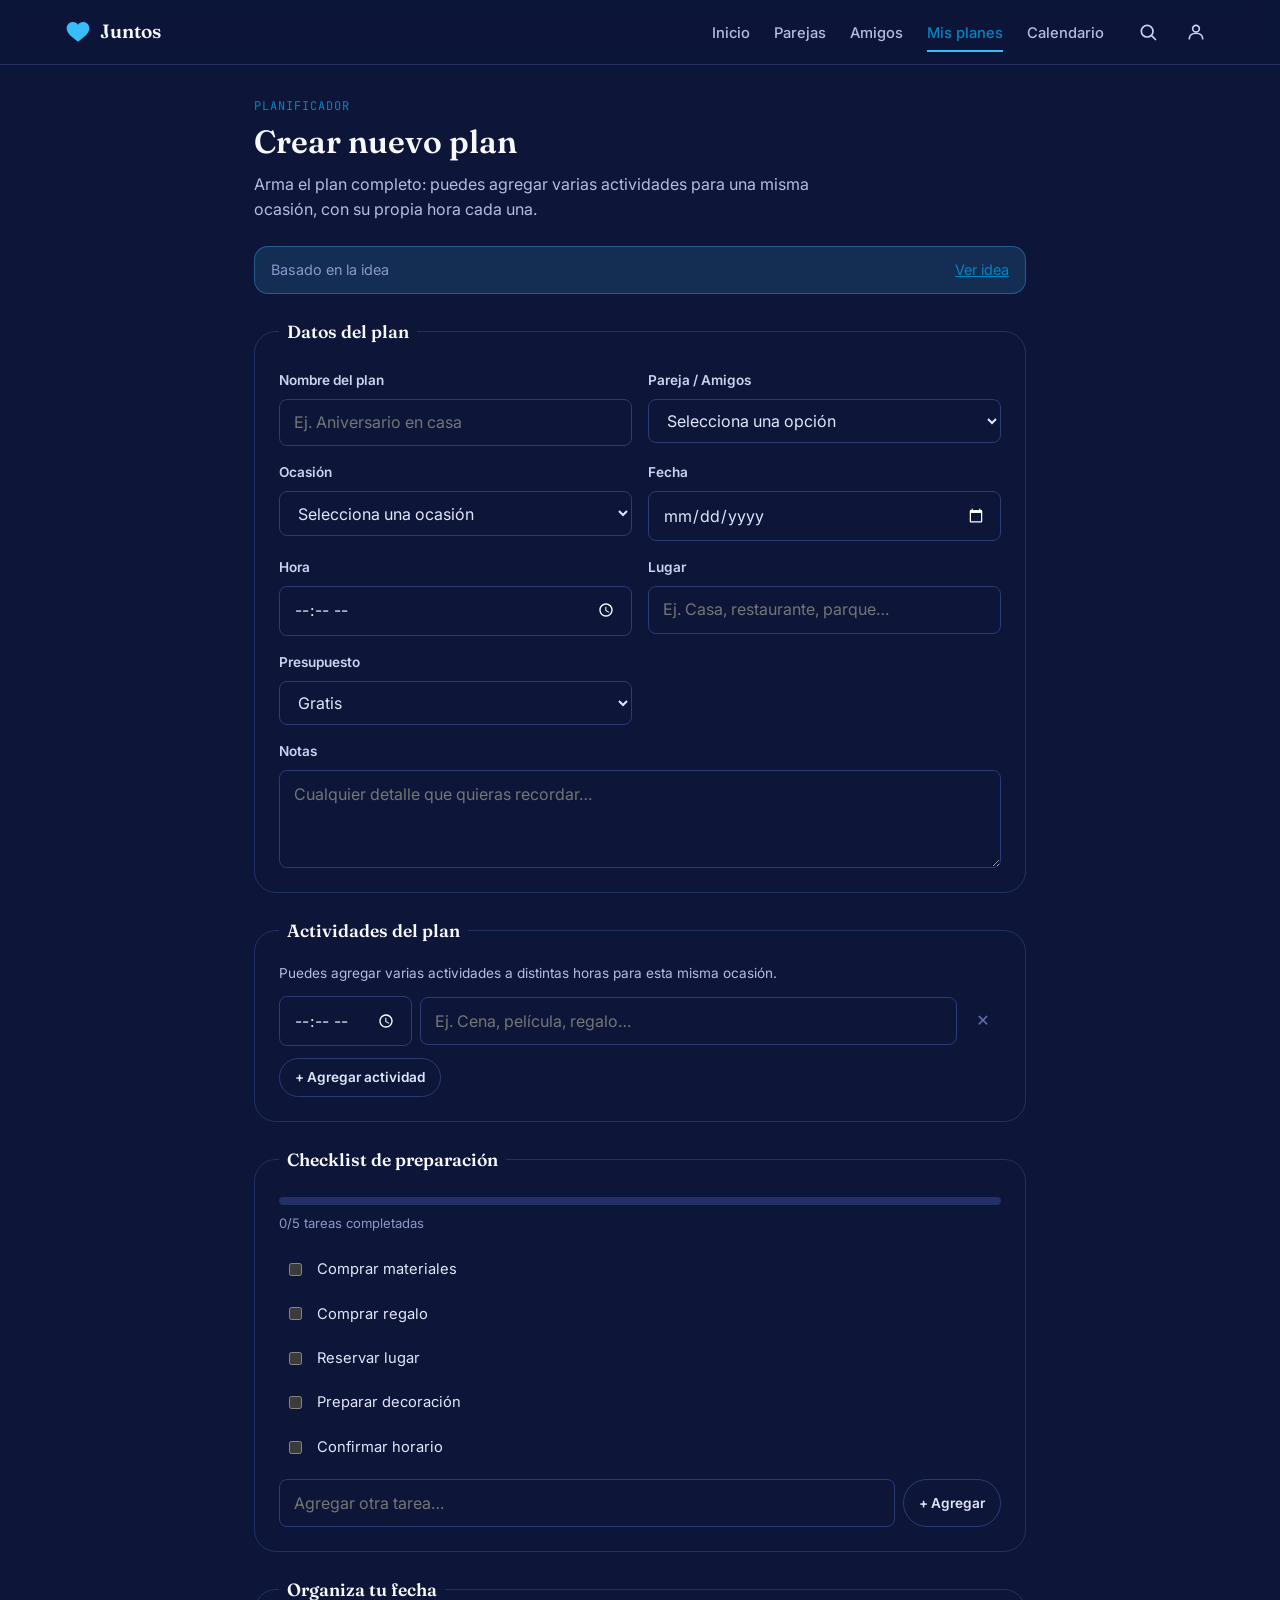
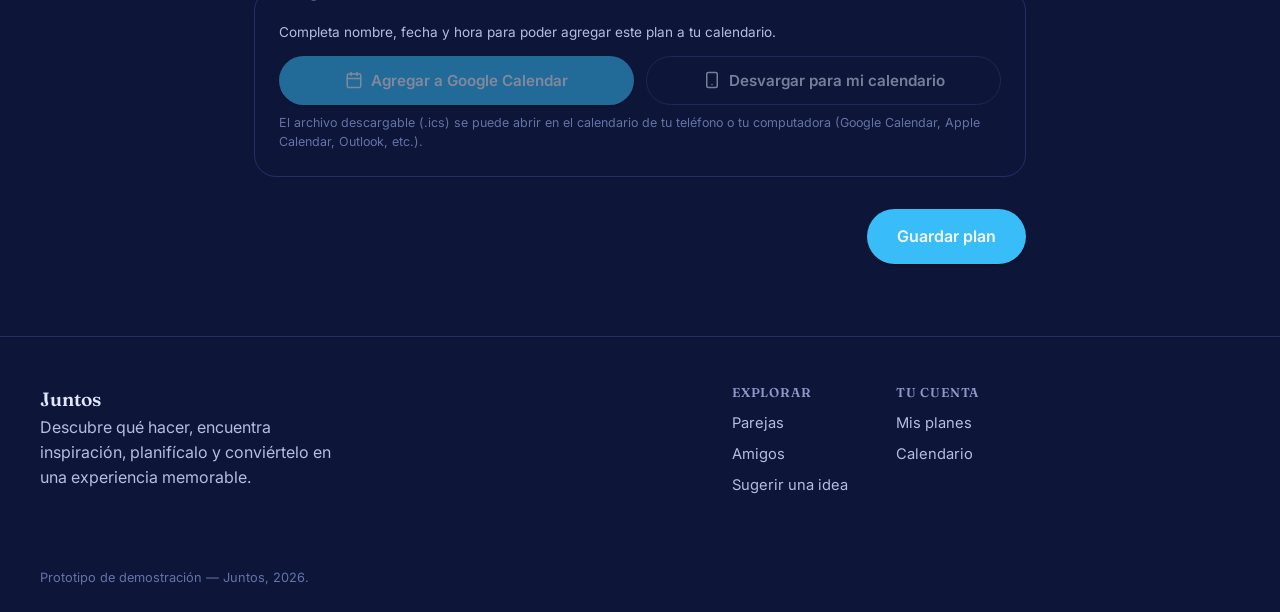
<file: pages/planificador.html>
<!DOCTYPE html>
<html lang="es" data-theme="base">
<head>
  <meta charset="UTF-8">
  <meta name="viewport" content="width=device-width, initial-scale=1.0">
  <title>Crear nuevo plan | Juntos</title>
  <meta name="description" content="Arma tu plan: agrega actividades, crea tu checklist de preparación y agrégalo a Google Calendar.">

  <link rel="preconnect" href="https://fonts.googleapis.com">
  <link rel="preconnect" href="https://fonts.gstatic.com" crossorigin>
  <link href="https://fonts.googleapis.com/css2?family=Fraunces:ital,opsz,wght@0,9..144,400;0,9..144,500;0,9..144,600;1,9..144,500&family=Inter:wght@400;500;600;700&family=JetBrains+Mono:wght@500&display=swap" rel="stylesheet">

  <link rel="stylesheet" href="../css/style.css">
</head>
<body class="planner-page">

  <a class="skip-link" href="#main">Saltar al contenido</a>

  <!-- ============ HEADER ============ -->
  <header class="site-header" id="site-header">
    <div class="header-inner">

      <a href="../index.html" class="logo" aria-label="Juntos — Inicio">
        <span class="logo-mark" aria-hidden="true">
          <svg viewBox="0 0 32 32" width="28" height="28">
            <path d="M16 27C9 22 3 17.5 3 11.8 3 7.6 6.3 4.5 10.2 4.5c2.4 0 4.6 1.2 5.8 3.1 1.2-1.9 3.4-3.1 5.8-3.1 3.9 0 7.2 3.1 7.2 7.3 0 5.7-6 10.2-13 15.2z" fill="currentColor"/>
          </svg>
        </span>
        <span class="logo-word">Juntos</span>
      </a>

      <button class="nav-toggle" id="nav-toggle" aria-expanded="false" aria-controls="primary-nav" aria-label="Abrir menú">
        <span></span><span></span><span></span>
      </button>

      <nav class="primary-nav" id="primary-nav" aria-label="Navegación principal">
        <ul>
          <li><a href="../index.html" class="nav-link">Inicio</a></li>
          <li><a href="parejas.html" class="nav-link nav-link--couple">Parejas</a></li>
          <li><a href="amigos.html" class="nav-link nav-link--friends">Amigos</a></li>
          <li><a href="mis-planes.html" class="nav-link is-active">Mis planes</a></li>
          <li><a href="calendario.html" class="nav-link">Calendario</a></li>
        </ul>
      </nav>

      <div class="header-actions">
        <button class="icon-btn" id="open-search" aria-label="Buscar">
          <svg viewBox="0 0 24 24" width="20" height="20" fill="none" stroke="currentColor" stroke-width="2" stroke-linecap="round"><circle cx="11" cy="11" r="7"/><line x1="21" y1="21" x2="16.65" y2="16.65"/></svg>
        </button>
        <a href="login.html" class="icon-btn" id="profile-link" aria-label="Perfil / Iniciar sesión">
          <svg viewBox="0 0 24 24" width="20" height="20" fill="none" stroke="currentColor" stroke-width="2" stroke-linecap="round"><circle cx="12" cy="8" r="4"/><path d="M4 20c0-4 3.6-6.5 8-6.5s8 2.5 8 6.5"/></svg>
        </a>
      </div>

    </div>
  </header>

  <main id="main">

    <div class="planner-wrap">

      <!-- ============ ENCABEZADO ============ -->
      <div class="planner-head">
        <p class="eyebrow">Planificador</p>
        <h1>Crear nuevo plan</h1>
        <p class="planner-intro">Arma el plan completo: puedes agregar varias actividades para una misma ocasión, con su propia hora cada una.</p>
      </div>

      <!-- Se muestra solo si el plan viene de una idea (?id= en la URL) -->
      <div class="planner-origin" id="planner-origin" hidden>
        <span class="planner-origin-label">Basado en la idea</span>
        <strong id="planner-origin-name"></strong>
        <a href="detalle.html" id="planner-origin-link">Ver idea</a>
      </div>

      <form id="plan-form" class="planner-form">

        <!-- ============ DATOS DEL PLAN ============ -->
        <fieldset class="planner-section">
          <legend>Datos del plan</legend>

          <div class="form-grid">
            <div class="form-field">
              <label for="plan-nombre">Nombre del plan</label>
              <input type="text" id="plan-nombre" name="nombre" placeholder="Ej. Aniversario en casa" required>
            </div>

            <div class="form-field">
              <label for="plan-para">Pareja / Amigos</label>
              <select id="plan-para" name="para" required>
                <option value="">Selecciona una opción</option>
                <option value="pareja">Pareja</option>
                <option value="amigos">Amigos</option>
              </select>
            </div>

            <div class="form-field">
              <label for="plan-ocasion">Ocasión</label>
              <select id="plan-ocasion" name="ocasion" required>
                <option value="">Selecciona una ocasión</option>
                <option value="aniversario">Aniversario</option>
                <option value="cumpleanos">Cumpleaños</option>
                <option value="san-valentin">San Valentín</option>
                <option value="cita">Cita</option>
                <option value="reconciliacion">Reconciliación</option>
                <option value="reunion">Reunión</option>
                <option value="dia-especial">Día especial</option>
                <option value="sin-ocasion">Sin ocasión</option>
              </select>
            </div>

            <div class="form-field">
              <label for="plan-fecha">Fecha</label>
              <input type="date" id="plan-fecha" name="fecha" required>
            </div>

            <div class="form-field">
              <label for="plan-hora">Hora</label>
              <input type="time" id="plan-hora" name="hora" required>
            </div>

            <div class="form-field">
              <label for="plan-lugar">Lugar</label>
              <input type="text" id="plan-lugar" name="lugar" placeholder="Ej. Casa, restaurante, parque…">
            </div>

            <div class="form-field">
              <label for="plan-presupuesto">Presupuesto</label>
              <select id="plan-presupuesto" name="presupuesto">
                <option value="gratis">Gratis</option>
                <option value="economico">Económico</option>
                <option value="medio">Medio</option>
                <option value="alto">Alto</option>
              </select>
            </div>

            <div class="form-field form-field--full">
              <label for="plan-notas">Notas</label>
              <textarea id="plan-notas" name="notas" rows="3" placeholder="Cualquier detalle que quieras recordar…"></textarea>
            </div>
          </div>
        </fieldset>

        <!-- ============ ACTIVIDADES DEL PLAN (varias por ocasión) ============ -->
        <fieldset class="planner-section">
          <legend>Actividades del plan</legend>
          <p class="planner-section-hint">Puedes agregar varias actividades a distintas horas para esta misma ocasión.</p>

          <div class="activities-list" id="activities-list">
            <!-- filas de actividad: hora + nombre. Se agregan/eliminan con JS -->
            <div class="activity-row" data-activity-row>
              <input type="time" name="actividad-hora" class="activity-hora" aria-label="Hora de la actividad">
              <input type="text" name="actividad-nombre" class="activity-nombre" placeholder="Ej. Cena, película, regalo…" aria-label="Nombre de la actividad">
              <button type="button" class="activity-remove" aria-label="Eliminar actividad">✕</button>
            </div>
          </div>

          <button type="button" class="btn btn--ghost btn--small" id="add-activity-btn">+ Agregar actividad</button>
        </fieldset>

        <!-- ============ CHECKLIST DE PREPARACIÓN ============ -->
        <fieldset class="planner-section">
          <legend>Checklist de preparación</legend>

          <div class="checklist-progress">
            <div class="checklist-progress-bar">
              <div class="checklist-progress-fill" id="checklist-progress-fill" style="width: 0%;"></div>
            </div>
            <p class="checklist-progress-text" id="checklist-progress-text">0/5 tareas completadas</p>
          </div>

          <ul class="checklist-list" id="checklist-list">
            <li class="checklist-item">
              <label><input type="checkbox" name="checklist" value="materiales"> Comprar materiales</label>
            </li>
            <li class="checklist-item">
              <label><input type="checkbox" name="checklist" value="regalo"> Comprar regalo</label>
            </li>
            <li class="checklist-item">
              <label><input type="checkbox" name="checklist" value="lugar"> Reservar lugar</label>
            </li>
            <li class="checklist-item">
              <label><input type="checkbox" name="checklist" value="decoracion"> Preparar decoración</label>
            </li>
            <li class="checklist-item">
              <label><input type="checkbox" name="checklist" value="horario"> Confirmar horario</label>
            </li>
          </ul>

          <div class="checklist-add">
            <input type="text" id="checklist-new-item" placeholder="Agregar otra tarea…" aria-label="Nueva tarea de checklist">
            <button type="button" class="btn btn--ghost btn--small" id="checklist-add-btn">+ Agregar</button>
          </div>
        </fieldset>

        <!-- ============ ORGANIZA TU FECHA ============ -->
        <fieldset class="planner-section planner-section--calendar">
          <legend>Organiza tu fecha</legend>
          <p class="planner-section-hint">Completa nombre, fecha y hora para poder agregar este plan a tu calendario.</p>

          <div class="calendar-actions">
            <a href="#" id="gcal-btn" class="btn btn--primary btn--calendar" target="_blank" rel="noopener noreferrer" aria-disabled="true">
              <svg viewBox="0 0 24 24" width="18" height="18" fill="none" stroke="currentColor" stroke-width="2" stroke-linecap="round" stroke-linejoin="round"><rect x="3" y="4" width="18" height="18" rx="2"/><line x1="16" y1="2" x2="16" y2="6"/><line x1="8" y1="2" x2="8" y2="6"/><line x1="3" y1="10" x2="21" y2="10"/></svg>
              Agregar a Google Calendar
            </a>

            <button type="button" class="btn btn--ghost btn--calendar" id="device-cal-btn" aria-disabled="true">
              <svg viewBox="0 0 24 24" width="18" height="18" fill="none" stroke="currentColor" stroke-width="2" stroke-linecap="round" stroke-linejoin="round"><rect x="5" y="2" width="14" height="20" rx="2"/><line x1="12" y1="18" x2="12.01" y2="18"/></svg>
              Desvargar para mi calendario
            </button>
          </div>
          <p class="planner-section-note">El archivo descargable (.ics) se puede abrir en el calendario de tu teléfono o tu computadora (Google Calendar, Apple Calendar, Outlook, etc.).</p>
        </fieldset>

        <div class="planner-submit">
          <button type="submit" class="btn btn--primary btn--large">Guardar plan</button>
        </div>

      </form>

    </div>

  </main>

  <!-- ============ FOOTER ============ -->
  <footer class="site-footer">
    <div class="site-footer-inner">
      <div class="footer-brand">
        <span class="logo-word">Juntos</span>
        <p>Descubre qué hacer, encuentra inspiración, planifícalo y conviértelo en una experiencia memorable.</p>
      </div>
      <nav class="footer-nav" aria-label="Enlaces del pie de página">
        <div>
          <h3>Explorar</h3>
          <a href="parejas.html">Parejas</a>
          <a href="amigos.html">Amigos</a>
          <a href="sugerir.html">Sugerir una idea</a>
        </div>
        <div>
          <h3>Tu cuenta</h3>
          <a href="mis-planes.html">Mis planes</a>
          <a href="calendario.html">Calendario</a>
        </div>
      </nav>
      <p class="footer-legal">Prototipo de demostración — Juntos, 2026.</p>
    </div>
  </footer>

  <script src="../js/data.js"></script>
  <script src="../js/script.js"></script>
</body>
</html>
</file>
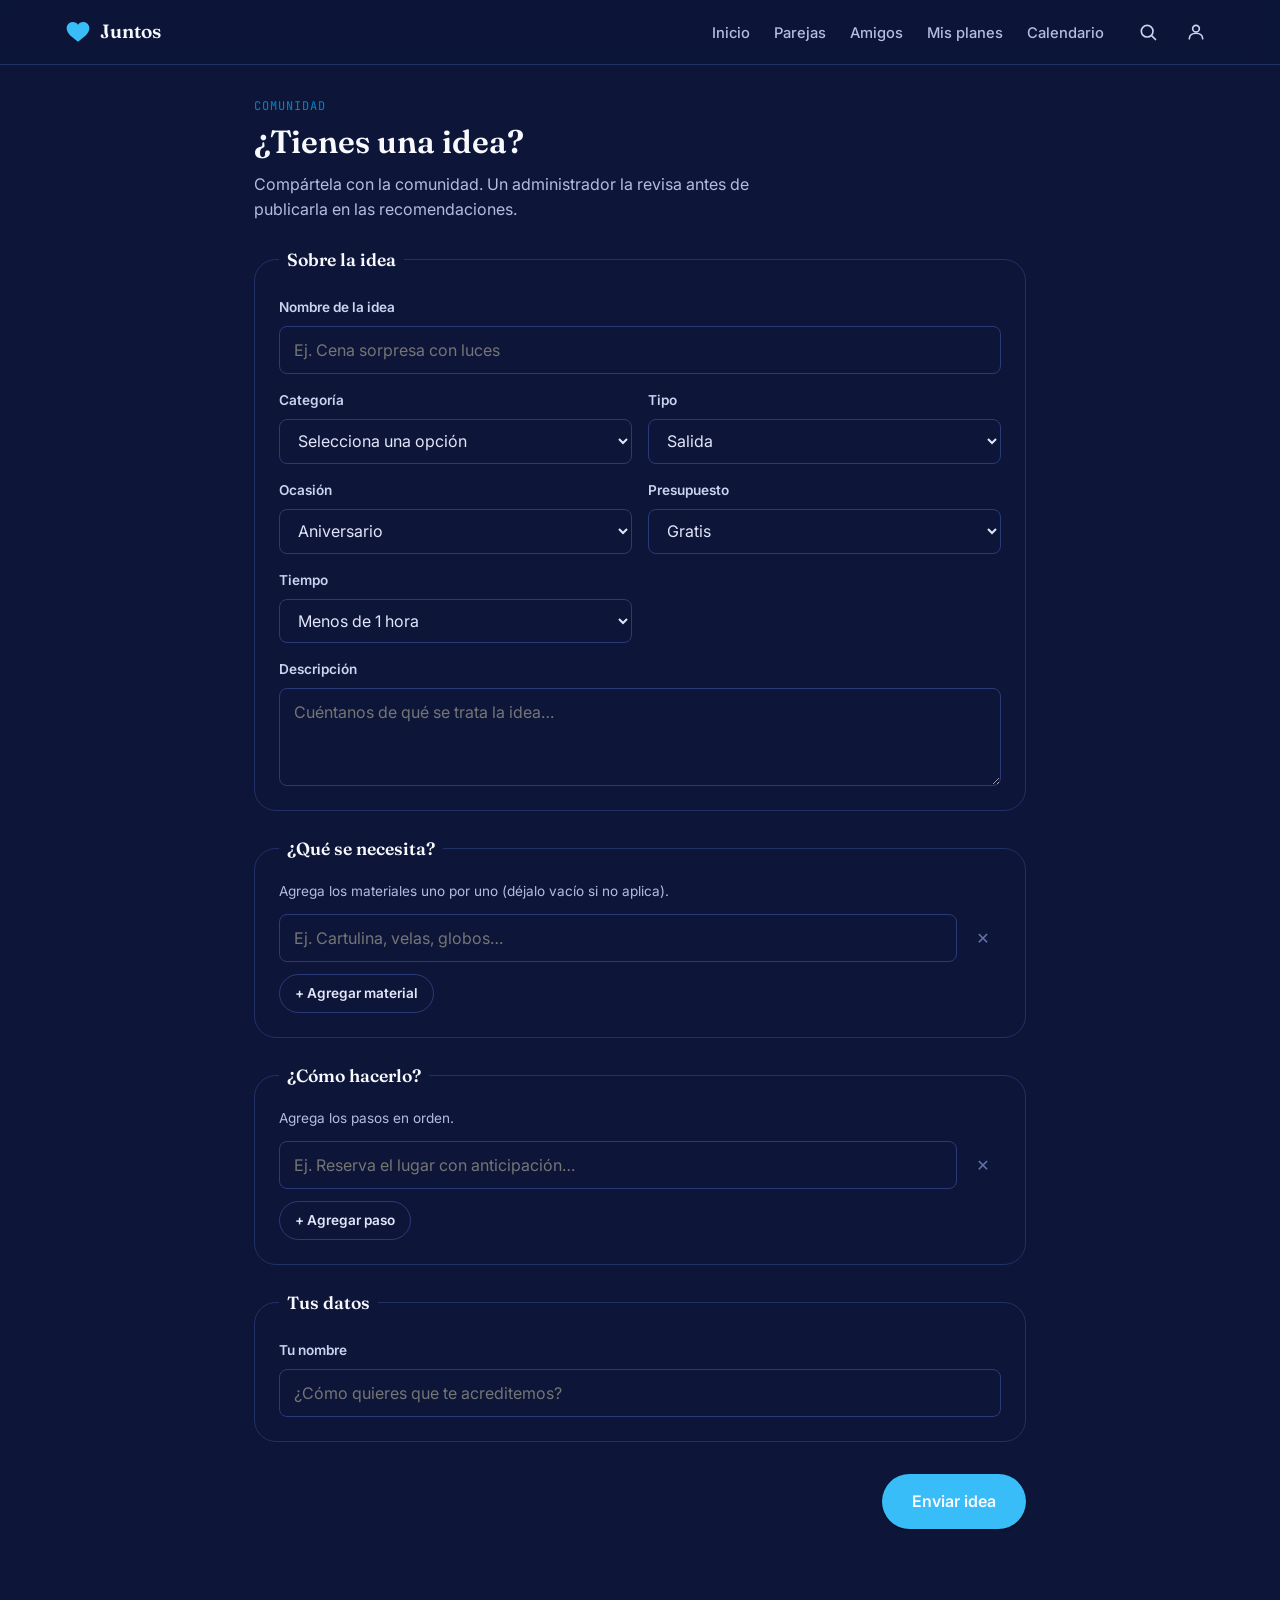
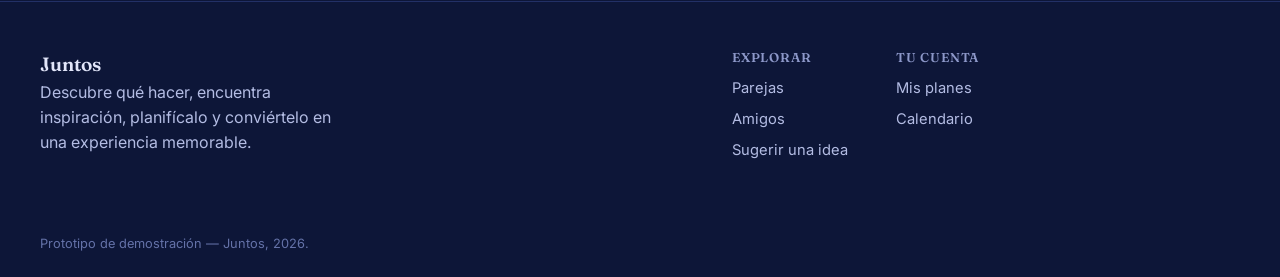
<file: pages/sugerir.html>
<!DOCTYPE html>
<html lang="es" data-theme="base">
<head>
  <meta charset="UTF-8">
  <meta name="viewport" content="width=device-width, initial-scale=1.0">
  <title>Sugerir una idea | Juntos</title>
  <meta name="description" content="Comparte tu propia idea para que la comunidad la descubra. La revisamos antes de publicarla.">

  <link rel="preconnect" href="https://fonts.googleapis.com">
  <link rel="preconnect" href="https://fonts.gstatic.com" crossorigin>
  <link href="https://fonts.googleapis.com/css2?family=Fraunces:ital,opsz,wght@0,9..144,400;0,9..144,500;0,9..144,600;1,9..144,500&family=Inter:wght@400;500;600;700&family=JetBrains+Mono:wght@500&display=swap" rel="stylesheet">

  <link rel="stylesheet" href="../css/style.css">
</head>
<body class="suggest-page">

  <a class="skip-link" href="#main">Saltar al contenido</a>

  <!-- ============ HEADER ============ -->
  <header class="site-header" id="site-header">
    <div class="header-inner">

      <a href="../index.html" class="logo" aria-label="Juntos — Inicio">
        <span class="logo-mark" aria-hidden="true">
          <svg viewBox="0 0 32 32" width="28" height="28">
            <path d="M16 27C9 22 3 17.5 3 11.8 3 7.6 6.3 4.5 10.2 4.5c2.4 0 4.6 1.2 5.8 3.1 1.2-1.9 3.4-3.1 5.8-3.1 3.9 0 7.2 3.1 7.2 7.3 0 5.7-6 10.2-13 15.2z" fill="currentColor"/>
          </svg>
        </span>
        <span class="logo-word">Juntos</span>
      </a>

      <button class="nav-toggle" id="nav-toggle" aria-expanded="false" aria-controls="primary-nav" aria-label="Abrir menú">
        <span></span><span></span><span></span>
      </button>

      <nav class="primary-nav" id="primary-nav" aria-label="Navegación principal">
        <ul>
          <li><a href="../index.html" class="nav-link">Inicio</a></li>
          <li><a href="parejas.html" class="nav-link nav-link--couple">Parejas</a></li>
          <li><a href="amigos.html" class="nav-link nav-link--friends">Amigos</a></li>
          <li><a href="mis-planes.html" class="nav-link">Mis planes</a></li>
          <li><a href="calendario.html" class="nav-link">Calendario</a></li>
        </ul>
      </nav>

      <div class="header-actions">
        <button class="icon-btn" id="open-search" aria-label="Buscar">
          <svg viewBox="0 0 24 24" width="20" height="20" fill="none" stroke="currentColor" stroke-width="2" stroke-linecap="round"><circle cx="11" cy="11" r="7"/><line x1="21" y1="21" x2="16.65" y2="16.65"/></svg>
        </button>
        <a href="login.html" class="icon-btn" id="profile-link" aria-label="Perfil / Iniciar sesión">
          <svg viewBox="0 0 24 24" width="20" height="20" fill="none" stroke="currentColor" stroke-width="2" stroke-linecap="round"><circle cx="12" cy="8" r="4"/><path d="M4 20c0-4 3.6-6.5 8-6.5s8 2.5 8 6.5"/></svg>
        </a>
      </div>

    </div>
  </header>

  <main id="main">

    <div class="suggest-wrap">

      <!-- ============ ENCABEZADO ============ -->
      <div class="planner-head">
        <p class="eyebrow">Comunidad</p>
        <h1>¿Tienes una idea?</h1>
        <p class="planner-intro">Compártela con la comunidad. Un administrador la revisa antes de publicarla en las recomendaciones.</p>
      </div>

      <!-- ============ FORMULARIO ============ -->
      <form id="suggest-form" class="planner-form" novalidate>

        <fieldset class="planner-section">
          <legend>Sobre la idea</legend>

          <div class="form-grid">
            <div class="form-field form-field--full">
              <label for="suggest-nombre">Nombre de la idea</label>
              <input type="text" id="suggest-nombre" name="nombre" placeholder="Ej. Cena sorpresa con luces" required>
            </div>

            <div class="form-field">
              <label for="suggest-categoria">Categoría</label>
              <select id="suggest-categoria" name="categoria" required>
                <option value="">Selecciona una opción</option>
                <option value="parejas">❤️ Pareja</option>
                <option value="amigos">👥 Amigos</option>
              </select>
            </div>

            <div class="form-field">
              <label for="suggest-tipo">Tipo</label>
              <select id="suggest-tipo" name="tipo">
                <option value="salida">Salida</option>
                <option value="detalle">Detalle</option>
                <option value="regalo">Regalo</option>
                <option value="manualidad">Manualidad</option>
                <option value="cita">Cita</option>
                <option value="sorpresa">Sorpresa</option>
                <option value="actividad">Actividad</option>
                <option value="juego">Juego</option>
                <option value="reunion">Reunión</option>
                <option value="experiencia">Experiencia</option>
              </select>
            </div>

            <div class="form-field">
              <label for="suggest-ocasion">Ocasión</label>
              <select id="suggest-ocasion" name="ocasion">
                <option value="aniversario">Aniversario</option>
                <option value="cumpleanos">Cumpleaños</option>
                <option value="san-valentin">San Valentín</option>
                <option value="cita">Cita</option>
                <option value="reconciliacion">Reconciliación</option>
                <option value="reunion">Reunión</option>
                <option value="dia-especial">Día especial</option>
                <option value="sin-ocasion">Sin ocasión</option>
              </select>
            </div>

            <div class="form-field">
              <label for="suggest-presupuesto">Presupuesto</label>
              <select id="suggest-presupuesto" name="presupuesto">
                <option value="gratis">Gratis</option>
                <option value="economico">Económico</option>
                <option value="medio">Medio</option>
                <option value="alto">Alto</option>
              </select>
            </div>

            <div class="form-field">
              <label for="suggest-tiempo">Tiempo</label>
              <select id="suggest-tiempo" name="tiempo">
                <option value="menos-1h">Menos de 1 hora</option>
                <option value="1-2h">1–2 horas</option>
                <option value="medio-dia">Medio día</option>
                <option value="todo-el-dia">Todo el día</option>
              </select>
            </div>

            <div class="form-field form-field--full">
              <label for="suggest-descripcion">Descripción</label>
              <textarea id="suggest-descripcion" name="descripcion" rows="3" placeholder="Cuéntanos de qué se trata la idea…" required></textarea>
            </div>
          </div>
        </fieldset>

        <!-- ============ MATERIALES ============ -->
        <fieldset class="planner-section">
          <legend>¿Qué se necesita?</legend>
          <p class="planner-section-hint">Agrega los materiales uno por uno (déjalo vacío si no aplica).</p>

          <div class="activities-list" id="materials-list">
            <div class="activity-row" data-material-row>
              <input type="text" name="material" class="activity-nombre" placeholder="Ej. Cartulina, velas, globos…" aria-label="Material">
              <button type="button" class="activity-remove" aria-label="Eliminar material">✕</button>
            </div>
          </div>

          <button type="button" class="btn btn--ghost btn--small" id="add-material-btn">+ Agregar material</button>
        </fieldset>

        <!-- ============ INSTRUCCIONES ============ -->
        <fieldset class="planner-section">
          <legend>¿Cómo hacerlo?</legend>
          <p class="planner-section-hint">Agrega los pasos en orden.</p>

          <div class="activities-list" id="steps-list">
            <div class="activity-row" data-step-row>
              <input type="text" name="paso" class="activity-nombre" placeholder="Ej. Reserva el lugar con anticipación…" aria-label="Paso">
              <button type="button" class="activity-remove" aria-label="Eliminar paso">✕</button>
            </div>
          </div>

          <button type="button" class="btn btn--ghost btn--small" id="add-step-btn">+ Agregar paso</button>
        </fieldset>

        <!-- ============ TUS DATOS ============ -->
        <fieldset class="planner-section">
          <legend>Tus datos</legend>
          <div class="form-grid">
            <div class="form-field form-field--full">
              <label for="suggest-autor">Tu nombre</label>
              <input type="text" id="suggest-autor" name="autor" placeholder="¿Cómo quieres que te acreditemos?" required>
            </div>
          </div>
        </fieldset>

        <div class="planner-submit">
          <button type="submit" class="btn btn--primary btn--large">Enviar idea</button>
        </div>

      </form>

      <!-- ============ CONFIRMACIÓN ============ -->
      <div class="suggest-confirmation" id="suggest-confirmation" hidden>
        <div class="suggest-confirmation-icon" aria-hidden="true">🎉</div>
        <h2>¡Gracias por compartir tu idea!</h2>
        <p>Será revisada antes de ser publicada.</p>
        <span class="status-pill status-pill--pending">🟡 Pendiente de revisión</span>
        <a href="../index.html" class="btn btn--primary">Volver al inicio</a>
      </div>

    </div>

  </main>

  <!-- ============ FOOTER ============ -->
  <footer class="site-footer">
    <div class="site-footer-inner">
      <div class="footer-brand">
        <span class="logo-word">Juntos</span>
        <p>Descubre qué hacer, encuentra inspiración, planifícalo y conviértelo en una experiencia memorable.</p>
      </div>
      <nav class="footer-nav" aria-label="Enlaces del pie de página">
        <div>
          <h3>Explorar</h3>
          <a href="parejas.html">Parejas</a>
          <a href="amigos.html">Amigos</a>
          <a href="sugerir.html">Sugerir una idea</a>
        </div>
        <div>
          <h3>Tu cuenta</h3>
          <a href="mis-planes.html">Mis planes</a>
          <a href="calendario.html">Calendario</a>
        </div>
      </nav>
      <p class="footer-legal">Prototipo de demostración — Juntos, 2026.</p>
    </div>
  </footer>

  <script src="../js/data.js"></script>
  <script src="../js/script.js"></script>
</body>
</html>
</file>
<file: css/style.css>
/* ============================================================
   style.css
   Sistema de diseño de la plataforma "Juntos".
   Estructura:
   1. Variables (tokens) — base, tema Parejas, tema Amigos
   2. Reset y base
   3. Utilidades y componentes compartidos (botones, pills, tarjetas)
   4. Header y navegación
   5. Home: hero, journey, categorías, recomendaciones, footer
   6. Listados con filtros (Parejas / Amigos)
   7. Detalle de idea
   8. Planificador y checklist
   9. Mis planes y recordatorios
   10. Calendario
   11. Sugerir idea
   12. Panel de administración
   13. Responsive
   ============================================================ */

/* ============================================================
   1. VARIABLES (TOKENS)
   ============================================================ */

:root {
  /* --- Base: blanco / grises --- */
  --white: #0d1638;
  --gray-50: #131f4a;
  --gray-100: #182655;
  --gray-200: #223066;
  --gray-300: #2c3a78;
  --gray-400: #6472a8;
  --gray-500: #8d98c9;
  --gray-600: #b3bce3;
  --gray-700: #ccd3f0;
  --gray-800: #e2e6fa;
  --gray-900: #f7f9ff;

  --bg-deep: #060b1e;

  /* --- Acento neutro por defecto (se sobrescribe por tema) --- */
  --accent: #38bdf8;
  --accent-strong: #0284c7;
  --accent-light: rgba(56, 189, 248, 0.35);
  --accent-soft: rgba(56, 189, 248, 0.5);
  --accent-tint: rgba(56, 189, 248, 0.12);

  /* --- Tipografía --- */
  --font-display: "Fraunces", ui-serif, Georgia, serif;
  --font-body: "Inter", system-ui, -apple-system, "Segoe UI", sans-serif;
  --font-mono: "JetBrains Mono", ui-monospace, monospace;

  /* --- Espaciado (escala 4px) --- */
  --space-1: 0.25rem;
  --space-2: 0.5rem;
  --space-3: 0.75rem;
  --space-4: 1rem;
  --space-5: 1.5rem;
  --space-6: 2rem;
  --space-7: 3rem;
  --space-8: 4.5rem;

  /* --- Bordes y sombras --- */
  --radius-sm: 8px;
  --radius-md: 14px;
  --radius-lg: 22px;
  --radius-pill: 999px;

  --shadow-sm: 0 1px 2px rgba(0, 0, 0, 0.35), 0 1px 1px rgba(0, 0, 0, 0.25);
  --shadow-md: 0 8px 24px rgba(0, 0, 0, 0.4), 0 2px 6px rgba(0, 0, 0, 0.3);
  --shadow-lg: 0 20px 48px rgba(0, 0, 0, 0.5), 0 6px 16px rgba(0, 0, 0, 0.35);

  --max-width: 1200px;

  color-scheme: dark;
}

/* --- Tema Parejas --- */
[data-theme="couple"] {
  --accent: #c94f6d;
  --accent-strong: #7a2035;
  --accent-light: rgba(201, 79, 109, 0.35);
  --accent-soft: rgba(201, 79, 109, 0.5);
  --accent-tint: rgba(201, 79, 109, 0.14);
}

/* --- Tema Amigos --- */
[data-theme="friends"] {
  --accent: #2f9fd8;
  --accent-strong: #1c6f9c;
  --accent-light: rgba(47, 159, 216, 0.35);
  --accent-soft: rgba(47, 159, 216, 0.5);
  --accent-tint: rgba(47, 159, 216, 0.14);
  --accent-2: #4fd8ad;
  --accent-3: #e8b64d;
  --accent-4: #b391e6;
}

/* --- Tema base (gris) --- */
[data-theme="base"] {
  --accent: #38bdf8;
  --accent-strong: #0284c7;
  --accent-light: rgba(56, 189, 248, 0.35);
  --accent-soft: rgba(56, 189, 248, 0.5);
  --accent-tint: rgba(56, 189, 248, 0.14);
}

/* ============================================================
   2. RESET Y BASE
   ============================================================ */

*, *::before, *::after { box-sizing: border-box; }

html {
  -webkit-text-size-adjust: 100%;
  scroll-behavior: smooth;
}

body {
  margin: 0;
  font-family: var(--font-body);
  font-size: 16px;
  line-height: 1.55;
  color: var(--gray-800);
  background: var(--white);
  transition: background-color 0.3s ease, color 0.3s ease;
}

img, svg { display: block; max-width: 100%; }

h1, h2, h3, h4 {
  font-family: var(--font-display);
  font-weight: 600;
  line-height: 1.15;
  margin: 0 0 var(--space-3);
  color: var(--gray-900);
}

p { margin: 0 0 var(--space-3); color: var(--gray-600); }

a { color: inherit; text-decoration: none; }

ul, ol { margin: 0; padding: 0; list-style: none; }

button, input, select, textarea {
  font: inherit;
  color: inherit;
}

input, select, textarea {
  border: 1px solid var(--gray-300);
  border-radius: var(--radius-sm);
  padding: 0.65rem 0.85rem;
  background: var(--white);
  width: 100%;
  transition: border-color 0.15s ease, box-shadow 0.15s ease;
}
input:focus, select:focus, textarea:focus {
  outline: none;
  border-color: var(--accent);
  box-shadow: 0 0 0 3px var(--accent-light);
}

button { cursor: pointer; background: none; border: none; }

.sr-only {
  position: absolute;
  width: 1px; height: 1px;
  padding: 0; margin: -1px;
  overflow: hidden;
  clip: rect(0, 0, 0, 0);
  white-space: nowrap;
  border: 0;
}

.skip-link {
  position: absolute;
  left: -999px;
  top: 0;
  background: var(--bg-deep);
  color: var(--gray-900);
  padding: var(--space-3) var(--space-4);
  z-index: 200;
  border-radius: 0 0 var(--radius-sm) 0;
}
.skip-link:focus { left: 0; }

/* ============================================================
   3. UTILIDADES Y COMPONENTES COMPARTIDOS
   ============================================================ */

.eyebrow {
  font-family: var(--font-mono);
  font-size: 0.75rem;
  letter-spacing: 0.08em;
  text-transform: uppercase;
  color: var(--accent-strong);
  margin: 0 0 var(--space-2);
}

/* --- Botones --- */
.btn {
  display: inline-flex;
  align-items: center;
  justify-content: center;
  gap: var(--space-2);
  padding: 0.75rem 1.35rem;
  border-radius: var(--radius-pill);
  font-weight: 600;
  font-size: 0.95rem;
  white-space: nowrap;
  transition: transform 0.15s ease, box-shadow 0.15s ease, background-color 0.15s ease, color 0.15s ease, border-color 0.15s ease;
  border: 1.5px solid transparent;
}
.btn:hover { transform: translateY(-1px); }
.btn:active { transform: translateY(0); }

.btn--primary {
  background: var(--accent);
  color: var(--gray-900);
  box-shadow: var(--shadow-sm);
}
.btn--primary:hover { box-shadow: var(--shadow-md); background: var(--accent-strong); }

.btn--couple { background: #c94f6d; color: var(--gray-900); }
.btn--couple:hover { background: #7a2035; }
.btn--friends { background: #2f9fd8; color: var(--gray-900); }
.btn--friends:hover { background: #1c6f9c; }

.btn--ghost {
  background: var(--white);
  color: var(--gray-800);
  border-color: var(--gray-300);
}
.btn--ghost:hover { border-color: var(--accent); color: var(--accent-strong); }

.btn--text {
  background: transparent;
  color: var(--accent-strong);
  padding: 0.6rem 0.9rem;
}
.btn--text:hover { background: var(--accent-tint); }

.btn--danger { color: #b3261e; }

.btn--small { padding: 0.5rem 0.95rem; font-size: 0.85rem; }
.btn--large { padding: 0.9rem 1.8rem; font-size: 1rem; }

.btn--calendar { flex: 1 1 220px; }
.btn.is-disabled, .btn[aria-disabled="true"] { opacity: 0.5; pointer-events: none; }
.btn[disabled] { opacity: 0.5; cursor: not-allowed; }

/* --- Pills --- */
.pill {
  display: inline-flex;
  align-items: center;
  padding: 0.35rem 0.8rem;
  border-radius: var(--radius-pill);
  background: var(--accent-tint);
  color: var(--accent-strong);
  font-size: 0.78rem;
  font-family: var(--font-mono);
  border: 1px solid var(--accent-light);
}

.status-pill {
  display: inline-flex;
  align-items: center;
  gap: 0.3rem;
  padding: 0.3rem 0.75rem;
  border-radius: var(--radius-pill);
  font-size: 0.8rem;
  font-weight: 600;
  background: var(--gray-100);
}
.status-pill--pendiente, .status-pill--pending { background: #fff6da; color: #8a6d00; }
.status-pill--aprobada { background: #dff5e6; color: #1c7c40; }
.status-pill--rechazada { background: #fde2e0; color: #b3261e; }

.category-tag {
  font-size: 0.78rem;
  padding: 0.25rem 0.65rem;
  border-radius: var(--radius-pill);
  background: var(--gray-100);
  color: var(--gray-700);
}
.category-tag--couple { background: #f8dce3; color: #7a2035; }
.category-tag--friends { background: #dff3ff; color: #1c6f9c; }

/* --- Grid de tarjetas de idea --- */
.card-grid {
  display: grid;
  grid-template-columns: repeat(auto-fill, minmax(270px, 1fr));
  gap: var(--space-5);
}

.grid-empty-state {
  grid-column: 1 / -1;
  text-align: center;
  padding: var(--space-6);
  color: var(--gray-500);
  background: var(--gray-50);
  border-radius: var(--radius-md);
}

.idea-card {
  background: var(--white);
  border: 1px solid var(--gray-200);
  border-radius: var(--radius-lg);
  padding: var(--space-5);
  display: flex;
  flex-direction: column;
  gap: var(--space-3);
  transition: box-shadow 0.2s ease, transform 0.2s ease, border-color 0.2s ease;
}
.idea-card:hover {
  box-shadow: var(--shadow-md);
  transform: translateY(-3px);
  border-color: var(--accent-soft);
}
.idea-card-top {
  display: flex;
  align-items: center;
  justify-content: space-between;
}
.idea-card-emoji { font-size: 1.4rem; }
.idea-card-category {
  font-family: var(--font-mono);
  font-size: 0.72rem;
  color: var(--gray-500);
}
.idea-card-title {
  font-size: 1.15rem;
  margin: 0;
}
.idea-card-desc {
  font-size: 0.9rem;
  margin: 0;
  flex-grow: 1;
}
.idea-card-pills {
  display: flex;
  flex-wrap: wrap;
  gap: var(--space-2);
}
.idea-card-actions {
  display: flex;
  gap: var(--space-2);
  margin-top: var(--space-2);
}
.idea-card-actions .btn { flex: 1; }

/* ============================================================
   4. HEADER Y NAVEGACIÓN
   ============================================================ */

.site-header {
  position: sticky;
  top: 0;
  z-index: 100;
   background: rgba(13, 22, 56, 0.92);
  backdrop-filter: blur(10px);
  border-bottom: 1px solid var(--gray-200);
}

.header-inner {
  max-width: var(--max-width);
  margin: 0 auto;
  padding: var(--space-3) var(--space-5);
  display: flex;
  align-items: center;
  gap: var(--space-5);
}

.logo {
  display: flex;
  align-items: center;
  gap: var(--space-2);
  margin-right: auto;
  color: var(--gray-900);
}
.logo-mark { color: var(--accent); }
.logo-word {
  font-family: var(--font-display);
  font-weight: 600;
  font-size: 1.2rem;
}
.logo-word small {
  font-family: var(--font-mono);
  font-size: 0.65rem;
  color: var(--gray-500);
  margin-left: 0.3rem;
  vertical-align: middle;
}

.primary-nav ul {
  display: flex;
  gap: var(--space-5);
}
.nav-link {
  font-size: 0.92rem;
  font-weight: 500;
  color: var(--gray-600);
  padding: var(--space-2) 0;
  border-bottom: 2px solid transparent;
  transition: color 0.15s ease, border-color 0.15s ease;
}
.nav-link:hover { color: var(--gray-900); }
.nav-link.is-active { color: var(--accent-strong); border-color: var(--accent); }
.nav-link--couple:hover { color: #c94f6d; }
.nav-link--friends:hover { color: #2f9fd8; }

.header-actions { display: flex; align-items: center; gap: var(--space-2); }

.icon-btn {
  width: 40px; height: 40px;
  display: flex; align-items: center; justify-content: center;
  border-radius: 50%;
  color: var(--gray-700);
  transition: background-color 0.15s ease, color 0.15s ease;
}
.icon-btn:hover { background: var(--accent-tint); color: var(--accent-strong); }

.nav-toggle {
  display: none;
  flex-direction: column;
  justify-content: center;
  gap: 5px;
  width: 40px; height: 40px;
}
.nav-toggle span {
  display: block;
  height: 2px;
  background: var(--gray-800);
  border-radius: 2px;
  transition: transform 0.2s ease, opacity 0.2s ease;
}
.nav-toggle.is-active span:nth-child(1) { transform: translateY(7px) rotate(45deg); }
.nav-toggle.is-active span:nth-child(2) { opacity: 0; }
.nav-toggle.is-active span:nth-child(3) { transform: translateY(-7px) rotate(-45deg); }

/* ============================================================
   5. HOME — HERO / JOURNEY / CATEGORÍAS / RECOMENDACIONES
   ============================================================ */

.hero {
  position: relative;
  overflow: hidden;
  padding: var(--space-8) var(--space-5) var(--space-7);
  text-align: center;
  background: linear-gradient(160deg, #050a1f 0%, #0c1940 45%, #142a63 100%);
  background-size: 220% 220%;
  animation: heroGradientShift 14s ease-in-out infinite;
}
/* Rejilla pixelada de fondo, en movimiento constante */
.hero::before {
  content: "";
  position: absolute;
  inset: -20px;
  background-image:
    linear-gradient(rgba(125, 211, 252, 0.08) 1px, transparent 1px),
    linear-gradient(90deg, rgba(125, 211, 252, 0.08) 1px, transparent 1px);
  background-size: 26px 26px;
  animation: pixelDrift 18s linear infinite;
  pointer-events: none;
}
/* "Estrellas" pixeladas sueltas, con parpadeo */
.hero::after {
  content: "";
  position: absolute;
  inset: 0;
  background-image:
    radial-gradient(2px 2px at 12% 22%, rgba(255,255,255,0.55) 0, transparent 100%),
    radial-gradient(2px 2px at 78% 38%, rgba(125,211,252,0.6) 0, transparent 100%),
    radial-gradient(2px 2px at 34% 68%, rgba(255,107,214,0.55) 0, transparent 100%),
    radial-gradient(2px 2px at 62% 82%, rgba(255,255,255,0.4) 0, transparent 100%),
    radial-gradient(2px 2px at 90% 15%, rgba(125,211,252,0.4) 0, transparent 100%);
  animation: pixelTwinkle 3.5s ease-in-out infinite;
  pointer-events: none;
}

.search-bar {
  display: flex;
  align-items: center;
  gap: var(--space-2);
  background: var(--white);
  border: 1.5px solid var(--gray-200);
  border-radius: var(--radius-pill);
  padding: var(--space-2) var(--space-2) var(--space-2) var(--space-4);
  box-shadow: var(--shadow-md);
  max-width: 560px;
  margin: 0 auto;
}
.search-bar-icon { color: var(--gray-400); flex-shrink: 0; }
.search-bar input {
  border: none;
  padding: 0.6rem 0;
  flex: 1;
}
.search-bar input:focus { box-shadow: none; }

.search-chips {
  display: flex;
  flex-wrap: wrap;
  gap: var(--space-2);
  justify-content: center;
  margin-top: var(--space-5);
}
.chip {
  padding: 0.45rem 0.95rem;
  border-radius: var(--radius-pill);
  background: var(--white);
  border: 1px solid var(--gray-200);
  font-size: 0.82rem;
  color: var(--gray-600);
  transition: border-color 0.15s ease, color 0.15s ease;
}
.chip:hover { border-color: var(--accent); color: var(--accent-strong); }

/* --- Journey --- */
.journey { padding: var(--space-6) var(--space-5); }
.journey-inner {
  max-width: var(--max-width);
  margin: 0 auto;
  position: relative;
}
.journey-path {
  position: absolute;
  inset: 0;
  width: 100%;
  height: 100%;
  color: var(--accent-soft);
  z-index: 0;
}
.journey-path path {
  fill: none;
  stroke: currentColor;
  stroke-width: 2;
  stroke-dasharray: 6 10;
  stroke-linecap: round;
}
.journey-steps {
  position: relative;
  z-index: 1;
  display: grid;
  grid-template-columns: repeat(3, 1fr);
  gap: var(--space-5);
  text-align: center;
}
.journey-step { display: flex; flex-direction: column; align-items: center; gap: var(--space-2); }
.journey-dot {
  width: 44px; height: 44px;
  border-radius: 50%;
  background: var(--white);
  border: 2px solid var(--accent);
  color: var(--accent-strong);
  display: flex; align-items: center; justify-content: center;
  font-family: var(--font-mono);
  font-weight: 600;
  font-size: 0.85rem;
  box-shadow: var(--shadow-sm);
}
.journey-label { font-family: var(--font-display); font-weight: 600; font-size: 1.1rem; color: var(--gray-900); }
.journey-hint { font-size: 0.85rem; color: var(--gray-500); max-width: 220px; }

/* --- Categorías --- */
.categories { padding: var(--space-7) var(--space-5); }
.categories-inner {
  max-width: var(--max-width);
  margin: 0 auto;
  display: grid;
  grid-template-columns: 1fr 1fr;
  gap: var(--space-5);
}
.category-card {
  padding: var(--space-6);
  border-radius: var(--radius-lg);
  display: flex;
  flex-direction: column;
  align-items: flex-start;
  gap: var(--space-3);
  transition: transform 0.2s ease, box-shadow 0.2s ease;
}
.category-card:hover { transform: translateY(-4px); box-shadow: var(--shadow-lg); }
.category-card-icon { font-size: 2rem; }
.category-card-title { margin: 0; font-size: 1.5rem; }
.category-card--couple { background: linear-gradient(160deg, rgba(201, 79, 109, 0.28), rgba(122, 32, 53, 0.4)); }
.category-card--friends { background: linear-gradient(160deg, rgba(47, 159, 216, 0.28), rgba(28, 111, 156, 0.4)); }


/* --- Recomendaciones --- */
.recommendations, .related-ideas { padding: var(--space-7) var(--space-5); }
.recommendations-inner, .related-ideas-inner { max-width: var(--max-width); margin: 0 auto; }
.section-heading { text-align: center; max-width: 520px; margin: 0 auto var(--space-6); }
.related-ideas .section-heading { text-align: left; margin-left: 0; }

.google-fallback {
  text-align: center;
  margin-top: var(--space-6);
  padding-top: var(--space-6);
  border-top: 1px solid var(--gray-200);
}
.google-fallback p { margin: 0 0 var(--space-3); color: var(--gray-500); font-size: 0.9rem; }

/* --- CTA Sugerir --- */
.suggest-cta {
  background: var(--bg-deep);
  color: var(--gray-900);
  padding: var(--space-7) var(--space-5);
  text-align: center;
}
.suggest-cta-inner { max-width: 560px; margin: 0 auto; }
.suggest-cta h2 { color: var(--gray-900); }
.suggest-cta p { color: var(--gray-500); }
.suggest-cta .btn--ghost { background: transparent; border-color: var(--gray-600); color: var(--gray-900); }
.suggest-cta .btn--ghost:hover { border-color: var(--gray-900); }

/* --- Footer --- */
.site-footer { border-top: 1px solid var(--gray-200); padding: var(--space-7) var(--space-5) var(--space-5); }
.site-footer-inner {
  max-width: var(--max-width);
  margin: 0 auto;
  display: grid;
  grid-template-columns: 1.3fr 1fr;
  gap: var(--space-6);
}
.footer-brand p { max-width: 320px; }
.footer-nav { display: flex; gap: var(--space-7); }
.footer-nav h3 { font-size: 0.8rem; text-transform: uppercase; letter-spacing: 0.06em; color: var(--gray-500); margin-bottom: var(--space-3); }
.footer-nav a { display: block; color: var(--gray-600); margin-bottom: var(--space-2); font-size: 0.92rem; }
.footer-nav a:hover { color: var(--accent-strong); }
.footer-legal { grid-column: 1 / -1; font-size: 0.8rem; color: var(--gray-400); margin: var(--space-6) 0 0; }

/* ============================================================
   6. LISTADOS CON FILTROS
   ============================================================ */

.section-hero { padding: var(--space-7) var(--space-5) var(--space-6); background: var(--accent-tint); }
.section-hero-inner { max-width: 720px; margin: 0 auto; text-align: center; }
.section-hero-text { max-width: 520px; margin: 0 auto; }

.browse { padding: var(--space-6) var(--space-5) var(--space-8); }
.browse-inner {
  max-width: var(--max-width);
  margin: 0 auto;
  display: grid;
  grid-template-columns: 260px 1fr;
  gap: var(--space-6);
  align-items: start;
}

.filters-toggle {
  display: none;
  align-items: center;
  gap: var(--space-2);
  padding: var(--space-3) var(--space-4);
  border: 1px solid var(--gray-300);
  border-radius: var(--radius-pill);
  margin-bottom: var(--space-4);
  font-weight: 600;
}
.filters-count {
  background: var(--accent);
  color: var(--white);
  font-size: 0.72rem;
  padding: 0.1rem 0.5rem;
  border-radius: var(--radius-pill);
}

.filters-panel {
  background: var(--gray-50);
  border-radius: var(--radius-lg);
  padding: var(--space-5);
  position: sticky;
  top: 90px;
}
.filters-panel-head {
  display: flex;
  align-items: center;
  justify-content: space-between;
  margin-bottom: var(--space-4);
}
.filters-panel-head h2 { font-size: 1rem; margin: 0; }
.filters-clear { font-size: 0.8rem; color: var(--accent-strong); text-decoration: underline; }

.filter-group {
  border: none;
  padding: 0;
  margin: 0 0 var(--space-5);
}
.filter-group legend {
  font-family: var(--font-mono);
  font-size: 0.75rem;
  text-transform: uppercase;
  letter-spacing: 0.05em;
  color: var(--gray-500);
  margin-bottom: var(--space-2);
}
.filter-option {
  display: flex;
  align-items: center;
  gap: var(--space-2);
  font-size: 0.9rem;
  color: var(--gray-700);
  padding: 0.3rem 0;
  cursor: pointer;
}
.filter-option input { width: auto; accent-color: var(--accent); }

.browse-results-head {
  display: flex;
  align-items: center;
  justify-content: space-between;
  margin-bottom: var(--space-4);
  flex-wrap: wrap;
  gap: var(--space-3);
}
.results-count { font-weight: 600; color: var(--gray-800); margin: 0; }
.sort-select-wrap { display: flex; align-items: center; gap: var(--space-2); font-size: 0.85rem; color: var(--gray-500); }
.sort-select-wrap select { width: auto; padding: 0.45rem 0.7rem; }

/* ============================================================
   7. DETALLE DE UNA IDEA
   ============================================================ */

.breadcrumb {
  max-width: var(--max-width);
  margin: 0 auto;
  padding: var(--space-4) var(--space-5) 0;
  font-size: 0.85rem;
  color: var(--gray-500);
  display: flex;
  gap: var(--space-2);
}
.breadcrumb a:hover { color: var(--accent-strong); }

.idea-header { padding: var(--space-5) var(--space-5) var(--space-6); }
.idea-header-inner { max-width: 800px; margin: 0 auto; }
.idea-header-tags { display: flex; flex-wrap: wrap; gap: var(--space-2); margin-bottom: var(--space-3); }
.idea-header-actions { display: flex; flex-wrap: wrap; gap: var(--space-3); margin-top: var(--space-5); }
.save-idea-btn.is-saved, #save-idea-btn.is-saved { border-color: var(--accent); color: var(--accent-strong); background: var(--accent-tint); }

.idea-body { padding: 0 var(--space-5) var(--space-7); }
.idea-body-inner {
  max-width: 800px;
  margin: 0 auto;
  display: grid;
  grid-template-columns: 1fr 1.4fr;
  gap: var(--space-6);
}
.idea-panel {
  background: var(--gray-50);
  border-radius: var(--radius-lg);
  padding: var(--space-5);
}
.idea-panel h2 { font-size: 1.05rem; }
.idea-materials li {
  padding: 0.5rem 0;
  border-bottom: 1px solid var(--gray-200);
  font-size: 0.92rem;
  color: var(--gray-700);
}
.idea-materials li:last-child { border-bottom: none; }
.idea-steps { counter-reset: step; }
.idea-steps li {
  counter-increment: step;
  position: relative;
  padding: 0.6rem 0 0.6rem 2.4rem;
  font-size: 0.92rem;
  color: var(--gray-700);
  border-bottom: 1px solid var(--gray-200);
}
.idea-steps li:last-child { border-bottom: none; }
.idea-steps li::before {
  content: counter(step);
  position: absolute;
  left: 0; top: 0.5rem;
  width: 1.7rem; height: 1.7rem;
  border-radius: 50%;
  background: var(--accent);
  color: var(--white);
  display: flex; align-items: center; justify-content: center;
  font-family: var(--font-mono);
  font-size: 0.78rem;
  font-weight: 600;
}

.idea-inspiration { padding: var(--space-6) var(--space-5); background: var(--accent-tint); }
.idea-inspiration-inner { max-width: 800px; margin: 0 auto; }
.inspiration-links { display: grid; grid-template-columns: repeat(3, 1fr); gap: var(--space-4); margin-top: var(--space-4); }
.inspiration-link {
  display: flex;
  align-items: center;
  gap: var(--space-3);
  background: var(--white);
  border: 1px solid var(--gray-200);
  border-radius: var(--radius-md);
  padding: var(--space-4);
  transition: box-shadow 0.15s ease, transform 0.15s ease;
}
.inspiration-link:hover { box-shadow: var(--shadow-md); transform: translateY(-2px); }
.inspiration-icon { font-size: 1.4rem; }
.inspiration-link strong { display: block; font-size: 0.95rem; }
.inspiration-link small { color: var(--gray-500); font-size: 0.78rem; }

.idea-not-found { text-align: center; padding: var(--space-8) var(--space-5); }

/* ============================================================
   8. PLANIFICADOR Y CHECKLIST
   ============================================================ */

.planner-wrap, .suggest-wrap, .my-plans-wrap, .calendar-wrap {
  max-width: 820px;
  margin: 0 auto;
  padding: var(--space-6) var(--space-5) var(--space-8);
}
.calendar-wrap, .my-plans-wrap { max-width: var(--max-width); }

.planner-head { margin-bottom: var(--space-5); }
.planner-intro { max-width: 560px; }

.planner-origin {
  display: flex;
  flex-wrap: wrap;
  align-items: center;
  gap: var(--space-2);
  background: var(--accent-tint);
  border: 1px solid var(--accent-light);
  border-radius: var(--radius-md);
  padding: var(--space-3) var(--space-4);
  margin-bottom: var(--space-5);
  font-size: 0.9rem;
}
.planner-origin-label { color: var(--gray-500); }
.planner-origin a { text-decoration: underline; color: var(--accent-strong); margin-left: auto; }

.planner-section {
  border: 1px solid var(--gray-200);
  border-radius: var(--radius-lg);
  padding: var(--space-5);
  margin: 0 0 var(--space-5);
}
.planner-section legend {
  font-family: var(--font-display);
  font-weight: 600;
  font-size: 1.1rem;
  padding: 0 var(--space-2);
  color: var(--gray-900);
}
.planner-section-hint { font-size: 0.85rem; margin-top: -0.3rem; }
.planner-section-note { font-size: 0.78rem; color: var(--gray-400); margin-top: var(--space-2); margin-bottom: 0; }

.form-grid {
  display: grid;
  grid-template-columns: 1fr 1fr;
  gap: var(--space-4);
}
.form-field { display: flex; flex-direction: column; gap: var(--space-2); }
.form-field--full { grid-column: 1 / -1; }
.form-field label { font-size: 0.85rem; font-weight: 600; color: var(--gray-700); }

.activities-list { display: flex; flex-direction: column; gap: var(--space-2); margin-bottom: var(--space-3); }
.activity-row { display: flex; gap: var(--space-2); align-items: center; }
.activity-hora { flex: 0 0 120px; }
.activity-nombre { flex: 1; }
.activity-remove {
  flex: 0 0 auto;
  width: 36px; height: 36px;
  border-radius: 50%;
  color: var(--gray-400);
  transition: background-color 0.15s ease, color 0.15s ease;
}
.activity-remove:hover { background: #fde2e0; color: #b3261e; }

.checklist-progress { margin-bottom: var(--space-4); }
.checklist-progress-bar {
  height: 8px;
  border-radius: var(--radius-pill);
  background: var(--gray-200);
  overflow: hidden;
}
.checklist-progress-fill {
  height: 100%;
  background: var(--accent);
  border-radius: var(--radius-pill);
  transition: width 0.3s ease;
  width: 0%;
}
.checklist-progress-text { font-size: 0.82rem; color: var(--gray-500); margin: var(--space-2) 0 0; }
.checklist-progress--compact { margin-bottom: var(--space-2); }

.checklist-list { display: flex; flex-direction: column; gap: var(--space-1); margin-bottom: var(--space-3); }
.checklist-item label {
  display: flex;
  align-items: center;
  gap: var(--space-3);
  padding: 0.55rem 0.4rem;
  font-size: 0.92rem;
  border-radius: var(--radius-sm);
  cursor: pointer;
}
.checklist-item label:hover { background: var(--gray-50); }
.checklist-item input { width: auto; accent-color: var(--accent); }
.checklist-add { display: flex; gap: var(--space-2); }
.checklist-add input { flex: 1; }

.calendar-actions { display: flex; flex-wrap: wrap; gap: var(--space-3); }

.planner-submit { display: flex; justify-content: flex-end; margin-top: var(--space-6); }

/* ============================================================
   9. MIS PLANES Y RECORDATORIOS
   ============================================================ */

.page-head {
  display: flex;
  align-items: flex-end;
  justify-content: space-between;
  flex-wrap: wrap;
  gap: var(--space-4);
  margin-bottom: var(--space-5);
}
.page-head-text { max-width: 480px; margin: 0; }

.plans-tabs { display: flex; gap: var(--space-2); margin-bottom: var(--space-5); }
.plans-tab {
  padding: 0.5rem 1.1rem;
  border-radius: var(--radius-pill);
  font-size: 0.88rem;
  font-weight: 600;
  color: var(--gray-500);
  border: 1px solid var(--gray-200);
}
.plans-tab.is-active { background: var(--accent); color: var(--white); border-color: var(--accent); }

.plans-grid {
  display: grid;
  grid-template-columns: repeat(auto-fill, minmax(280px, 1fr));
  gap: var(--space-5);
  margin-bottom: var(--space-7);
}
.plan-card {
  background: var(--white);
  border: 1px solid var(--gray-200);
  border-radius: var(--radius-lg);
  padding: var(--space-5);
  display: flex;
  flex-direction: column;
  gap: var(--space-3);
}
.plan-card.is-completed { opacity: 0.6; }
.plan-card-top { display: flex; align-items: center; gap: var(--space-2); }
.plan-card-emoji { font-size: 1.3rem; }
.plan-card-title { margin: 0; font-size: 1.1rem; }
.plan-card-meta { font-size: 0.88rem; color: var(--gray-600); display: flex; flex-direction: column; gap: 0.3rem; }
.plan-card-actions { display: flex; flex-wrap: wrap; gap: var(--space-1); margin-top: var(--space-2); }

.plans-empty {
  text-align: center;
  padding: var(--space-8) var(--space-5);
  background: var(--gray-50);
  border-radius: var(--radius-lg);
  margin-bottom: var(--space-7);
}
.plans-empty-icon { font-size: 2.5rem; margin-bottom: var(--space-3); }
.plans-empty-actions { display: flex; justify-content: center; gap: var(--space-3); margin-top: var(--space-4); flex-wrap: wrap; }

.reminders-list { display: flex; flex-direction: column; gap: var(--space-2); }
.reminder-item {
  display: flex;
  align-items: center;
  gap: var(--space-3);
  padding: var(--space-4);
  background: var(--gray-50);
  border-radius: var(--radius-md);
}
.reminder-icon { font-size: 1.2rem; }
.reminder-text { flex: 1; margin: 0; color: var(--gray-800); }
.reminder-toggle.is-active { color: var(--accent-strong); background: var(--accent-tint); border-color: var(--accent); }

/* ============================================================
   10. CALENDARIO
   ============================================================ */

.calendar-layout {
  display: grid;
  grid-template-columns: 1.3fr 1fr;
  gap: var(--space-6);
  align-items: start;
}

.calendar-panel {
  border: 1px solid var(--gray-200);
  border-radius: var(--radius-lg);
  padding: var(--space-5);
}
.calendar-panel-head {
  display: flex;
  align-items: center;
  justify-content: space-between;
  margin-bottom: var(--space-4);
}
.calendar-panel-head h2 { margin: 0; font-size: 1.15rem; }

.calendar-weekdays {
  display: grid;
  grid-template-columns: repeat(7, 1fr);
  text-align: center;
  font-family: var(--font-mono);
  font-size: 0.72rem;
  color: var(--gray-400);
  margin-bottom: var(--space-2);
}

.calendar-grid { display: grid; grid-template-columns: repeat(7, 1fr); gap: 4px; }
.calendar-day {
  aspect-ratio: 1;
  border-radius: var(--radius-sm);
  display: flex;
  flex-direction: column;
  align-items: center;
  justify-content: center;
  gap: 2px;
  font-size: 0.85rem;
  color: var(--gray-700);
}
.calendar-day:not(.calendar-day--empty):hover { background: var(--gray-50); }
.calendar-day--empty { visibility: hidden; }
.calendar-day.is-today { background: var(--accent); color: var(--white); font-weight: 700; }
.calendar-day-dots { display: flex; gap: 3px; }
.calendar-dot { width: 6px; height: 6px; border-radius: 50%; }
.calendar-dot--couple { background: #c94f6d; }
.calendar-dot--friends { background: #2f9fd8; }
.calendar-day.is-today .calendar-dot { background: var(--white); }

.calendar-legend { display: flex; gap: var(--space-4); margin-top: var(--space-4); font-size: 0.8rem; color: var(--gray-500); }
.calendar-legend-item { display: flex; align-items: center; gap: var(--space-2); }
.legend-dot { width: 9px; height: 9px; border-radius: 50%; display: inline-block; }
.legend-dot--couple { background: #c94f6d; }
.legend-dot--friends { background: #2f9fd8; }

.agenda-panel h2 { font-size: 1.15rem; margin-bottom: var(--space-4); }
.agenda-list { display: flex; flex-direction: column; gap: var(--space-3); }
.agenda-day {
  display: flex;
  gap: var(--space-4);
  padding: var(--space-4);
  border: 1px solid var(--gray-200);
  border-radius: var(--radius-md);
}
.agenda-day-date {
  flex: 0 0 auto;
  width: 54px;
  text-align: center;
  background: var(--accent-tint);
  border-radius: var(--radius-sm);
  padding: var(--space-2) 0;
}
.agenda-day-number { display: block; font-family: var(--font-display); font-size: 1.4rem; font-weight: 600; color: var(--accent-strong); }
.agenda-day-month { display: block; font-family: var(--font-mono); font-size: 0.68rem; color: var(--gray-500); }
.agenda-day-occasion { font-weight: 600; margin: 0 0 var(--space-2); color: var(--gray-900); }
.agenda-day-activities li { font-size: 0.85rem; color: var(--gray-600); padding: 0.15rem 0; }
.agenda-empty { padding: var(--space-5); text-align: center; color: var(--gray-500); background: var(--gray-50); border-radius: var(--radius-md); }

/* ============================================================
   11. SUGERIR IDEA
   ============================================================ */

.suggest-confirmation {
  text-align: center;
  padding: var(--space-8) var(--space-5);
  background: var(--gray-50);
  border-radius: var(--radius-lg);
}
.suggest-confirmation-icon { font-size: 2.6rem; margin-bottom: var(--space-3); }
.suggest-confirmation .status-pill { margin: var(--space-3) 0 var(--space-5); }

/* ============================================================
   12. PANEL DE ADMINISTRACIÓN
   ============================================================ */

.admin-body { background: var(--gray-50); }

.admin-shell { display: flex; min-height: 100vh; }

.admin-sidebar {
  flex: 0 0 240px;
  background: var(--bg-deep);
  color: var(--gray-500);
  padding: var(--space-5);
  display: flex;
  flex-direction: column;
  position: sticky;
  top: 0;
  height: 100vh;
}
.admin-logo { display: flex; align-items: center; gap: var(--space-2); color: var(--white); margin-bottom: var(--space-6); }
.admin-nav { display: flex; flex-direction: column; gap: var(--space-1); flex: 1; }
.admin-nav-link {
  display: flex;
  align-items: center;
  gap: var(--space-3);
  padding: var(--space-3) var(--space-3);
  border-radius: var(--radius-sm);
  color: var(--gray-300);
  font-size: 0.92rem;
}
.admin-nav-link:hover { background: rgba(255,255,255,0.06); color: var(--white); }
.admin-nav-link.is-active { background: var(--accent); color: var(--white); }
.admin-back-link { font-size: 0.85rem; color: var(--gray-400); padding-top: var(--space-4); border-top: 1px solid rgba(255,255,255,0.1); }
.admin-back-link:hover { color: var(--white); }

.admin-main { flex: 1; min-width: 0; }

.admin-topbar {
  display: flex;
  align-items: center;
  gap: var(--space-3);
  padding: var(--space-4) var(--space-6);
  background: var(--white);
  border-bottom: 1px solid var(--gray-200);
}
.admin-topbar h1 { font-size: 1.3rem; margin: 0; }
.admin-role-badge { margin-left: auto; font-size: 0.78rem; background: var(--gray-100); padding: 0.3rem 0.75rem; border-radius: var(--radius-pill); color: var(--gray-600); }
.admin-sidebar-toggle { display: none; }

.admin-content { max-width: 1100px; margin: 0 auto; padding: var(--space-6); }
.admin-content--form { max-width: 820px; }

.admin-stats {
  display: grid;
  grid-template-columns: repeat(4, 1fr);
  gap: var(--space-4);
  margin-bottom: var(--space-6);
}
.stat-card {
  background: var(--white);
  border: 1px solid var(--gray-200);
  border-radius: var(--radius-lg);
  padding: var(--space-5);
  text-align: center;
}
.stat-card-icon { font-size: 1.5rem; }
.stat-card-value { font-family: var(--font-display); font-size: 2rem; font-weight: 600; margin: var(--space-2) 0 0.2rem; color: var(--gray-900); }
.stat-card-label { font-size: 0.82rem; color: var(--gray-500); margin: 0; }

.admin-panel {
  background: var(--white);
  border: 1px solid var(--gray-200);
  border-radius: var(--radius-lg);
  padding: var(--space-5);
  margin-bottom: var(--space-5);
}
.admin-panel-head { display: flex; align-items: center; justify-content: space-between; margin-bottom: var(--space-4); }
.admin-panel-head h2 { font-size: 1.05rem; margin: 0; }
.admin-panel-link { font-size: 0.85rem; color: var(--accent-strong); text-decoration: underline; }

.top-ideas-list { display: flex; flex-direction: column; gap: var(--space-2); }
.top-ideas-item {
  display: flex;
  align-items: center;
  gap: var(--space-3);
  padding: var(--space-2) 0;
  border-bottom: 1px solid var(--gray-100);
  font-size: 0.9rem;
}
.top-ideas-item:last-child { border-bottom: none; }
.top-ideas-rank { font-family: var(--font-mono); color: var(--gray-400); width: 1.2rem; }
.top-ideas-name { flex: 1; font-weight: 600; color: var(--gray-800); }
.top-ideas-views { font-size: 0.78rem; color: var(--gray-500); }

.admin-activity-list { display: flex; flex-direction: column; gap: var(--space-2); }
.admin-activity-item { display: flex; gap: var(--space-3); font-size: 0.88rem; color: var(--gray-600); padding: var(--space-2) 0; border-bottom: 1px solid var(--gray-100); }
.admin-activity-item:last-child { border-bottom: none; }

.admin-toolbar {
  display: flex;
  align-items: center;
  justify-content: space-between;
  flex-wrap: wrap;
  gap: var(--space-3);
  margin-bottom: var(--space-4);
}
.admin-filter-tabs { display: flex; gap: var(--space-2); flex-wrap: wrap; }
.admin-filter-tab {
  padding: 0.45rem 0.95rem;
  border-radius: var(--radius-pill);
  font-size: 0.85rem;
  font-weight: 600;
  color: var(--gray-500);
  border: 1px solid var(--gray-200);
  background: var(--white);
}
.admin-filter-tab.is-active { background: var(--accent); color: var(--gray-900); border-color: var(--accent); }
.admin-search {
  display: flex;
  align-items: center;
  gap: var(--space-2);
  background: var(--white);
  border: 1px solid var(--gray-300);
  border-radius: var(--radius-pill);
  padding: 0.4rem 0.9rem;
  color: var(--gray-400);
}
.admin-search input { border: none; padding: 0.3rem 0; width: 220px; }
.admin-search input:focus { box-shadow: none; }

.admin-table-wrap {
  background: var(--white);
  border: 1px solid var(--gray-200);
  border-radius: var(--radius-lg);
  overflow-x: auto;
}
.admin-table { width: 100%; border-collapse: collapse; min-width: 720px; }
.admin-table th {
  text-align: left;
  font-size: 0.72rem;
  text-transform: uppercase;
  letter-spacing: 0.05em;
  color: var(--gray-400);
  padding: var(--space-3) var(--space-4);
  border-bottom: 1px solid var(--gray-200);
}
.admin-table td { padding: var(--space-3) var(--space-4); border-bottom: 1px solid var(--gray-100); font-size: 0.9rem; vertical-align: middle; }
.admin-table tr:last-child td { border-bottom: none; }
.admin-table-empty { text-align: center; color: var(--gray-400); padding: var(--space-6) !important; }
.admin-table-actions { display: flex; gap: 0.3rem; }
.table-action {
  width: 32px; height: 32px;
  border-radius: 50%;
  color: var(--gray-500);
}
.table-action:hover { background: var(--gray-100); }
.table-action--approve:hover { background: #dff5e6; color: #1c7c40; }
.table-action--reject:hover { background: #fde2e0; color: #b3261e; }
.table-action--danger:hover { background: #fde2e0; color: #b3261e; }

/* ============================================================
   13. RESPONSIVE
   ============================================================ */

@media (max-width: 960px) {
  .primary-nav {
    position: fixed;
    inset: 64px 0 auto 0;
    background: var(--white);
    border-bottom: 1px solid var(--gray-200);
    max-height: 0;
    overflow: hidden;
    transition: max-height 0.25s ease;
  }
  .primary-nav.is-open { max-height: 400px; }
  .primary-nav ul { flex-direction: column; gap: 0; padding: var(--space-3) var(--space-5); }
  .nav-link { display: block; padding: var(--space-3) 0; border-bottom: 1px solid var(--gray-100); }
  .nav-toggle { display: flex; }

  .categories-inner { grid-template-columns: 1fr; }
  .journey-steps { grid-template-columns: 1fr; gap: var(--space-6); }
  .journey-path { display: none; }

  .browse-inner { grid-template-columns: 1fr; }
  .filters-toggle { display: inline-flex; }
  .filters-panel {
    display: none;
    position: static;
  }
  .filters-panel.is-open { display: block; }

  .idea-body-inner { grid-template-columns: 1fr; }
  .inspiration-links { grid-template-columns: 1fr; }

  .calendar-layout { grid-template-columns: 1fr; }

  .admin-sidebar { position: fixed; left: -260px; z-index: 150; transition: left 0.2s ease; }
  .admin-sidebar.is-open { left: 0; }
  .admin-sidebar-toggle { display: flex; align-items: center; justify-content: center; width: 40px; height: 40px; }
  .admin-stats { grid-template-columns: repeat(2, 1fr); }
}

@media (max-width: 640px) {
  .header-inner { padding: var(--space-3) var(--space-4); }
  .hero { padding: var(--space-7) var(--space-4) var(--space-6); }
  .form-grid { grid-template-columns: 1fr; }
  .site-footer-inner { grid-template-columns: 1fr; }
  .footer-nav { gap: var(--space-6); }
  .admin-stats { grid-template-columns: 1fr; }
  .idea-header-actions { flex-direction: column; align-items: stretch; }
  .idea-header-actions .btn { width: 100%; }
  .calendar-actions { flex-direction: column; }
  .plans-tabs { overflow-x: auto; }
  .admin-toolbar { flex-direction: column; align-items: stretch; }
  .admin-search input { width: 100%; }
}

/* ============================================================
   11.5. LOGIN / CREAR CUENTA / PERFIL — interfaz propia
   ============================================================ */

.auth-screen {
  min-height: 100vh;
  display: flex;
  flex-direction: column;
  align-items: center;
  justify-content: center;
  gap: var(--space-6);
  padding: var(--space-6) var(--space-5);
  background: radial-gradient(ellipse at top, rgba(56, 189, 248, 0.1), var(--white) 55%);
}

.auth-brand {
  display: flex;
  align-items: center;
  gap: var(--space-2);
  color: var(--gray-900);
}
.auth-brand .logo-mark { color: var(--accent); }
.auth-brand .logo-word { font-family: var(--font-display); font-weight: 600; font-size: 1.3rem; }

.auth-wrap {
  max-width: 460px;
  margin: 0 auto;
  padding: var(--space-7) var(--space-5) var(--space-8);
}

.auth-card {
  width: 100%;
  max-width: 440px;
  background: var(--white);
  border: 1px solid var(--gray-200);
  border-radius: var(--radius-lg);
  padding: var(--space-6);
  box-shadow: var(--shadow-lg);
}

.auth-success-actions { display: flex; gap: var(--space-3); justify-content: center; flex-wrap: wrap; margin-top: var(--space-4); }

.perfil-head { display: flex; align-items: center; gap: var(--space-4); margin-bottom: var(--space-5); }
.perfil-avatar {
  width: 56px; height: 56px;
  border-radius: 50%;
  background: var(--accent);
  color: var(--gray-900);
  display: flex; align-items: center; justify-content: center;
  font-family: var(--font-display);
  font-size: 1.4rem;
  font-weight: 600;
  flex-shrink: 0;
}
.auth-success-inline {
  font-size: 0.85rem;
  color: #4fd8ad;
  background: rgba(79, 216, 173, 0.12);
  border-radius: var(--radius-sm);
  padding: 0.6rem 0.9rem;
  margin: 0;
}
.planner-section--danger { border-color: rgba(255, 76, 76, 0.35); }
.perfil-danger-actions { display: flex; gap: var(--space-3); flex-wrap: wrap; }

.auth-tabs {
  display: flex;
  gap: var(--space-2);
  margin-bottom: var(--space-5);
  background: var(--gray-50);
  border-radius: var(--radius-pill);
  padding: 4px;
}
.auth-tab {
  flex: 1;
  padding: 0.6rem 1rem;
  border-radius: var(--radius-pill);
  font-weight: 600;
  font-size: 0.88rem;
  color: var(--gray-500);
}
.auth-tab.is-active { background: var(--accent); color: var(--gray-900); }

.auth-form { display: flex; flex-direction: column; gap: var(--space-4); }
.auth-intro { font-size: 0.9rem; margin: 0; }

.password-input-wrap { position: relative; display: flex; align-items: center; }
.password-input-wrap input { padding-right: 2.6rem; }
.password-toggle {
  position: absolute;
  right: 0.4rem;
  width: 32px; height: 32px;
  border-radius: 50%;
  color: var(--gray-500);
}
.password-toggle:hover { background: var(--gray-100); }

.password-requirements {
  display: grid;
  grid-template-columns: 1fr 1fr;
  gap: 0.35rem 0.75rem;
  margin: var(--space-2) 0 0;
  padding: 0;
  list-style: none;
}
.password-requirements li {
  font-size: 0.78rem;
  color: var(--gray-500);
  padding-left: 1.3rem;
  position: relative;
}
.password-requirements li::before {
  content: "○";
  position: absolute;
  left: 0;
  color: var(--gray-400);
}
.password-requirements li.is-met {
  color: #4fd8ad;
}
.password-requirements li.is-met::before {
  content: "●";
  color: #4fd8ad;
}

.password-suggestions {
  background: var(--gray-50);
  border-radius: var(--radius-md);
  padding: var(--space-4);
}
.password-suggestions-head {
  display: flex;
  align-items: center;
  justify-content: space-between;
  gap: var(--space-2);
  flex-wrap: wrap;
  font-size: 0.85rem;
  color: var(--gray-600);
  margin-bottom: var(--space-3);
}
.password-suggestions-list { display: flex; flex-direction: column; gap: var(--space-2); }
.password-suggestion {
  display: flex;
  align-items: center;
  justify-content: space-between;
  gap: var(--space-2);
  background: var(--white);
  border: 1px solid var(--gray-200);
  border-radius: var(--radius-sm);
  padding: 0.5rem 0.75rem;
  font-family: var(--font-mono);
  font-size: 0.85rem;
  color: var(--gray-800);
  width: 100%;
  text-align: left;
}
.password-suggestion:hover { border-color: var(--accent); color: var(--accent-strong); }
.password-suggestion span:last-child { font-family: var(--font-body); font-size: 0.72rem; color: var(--accent-strong); flex-shrink: 0; }

.auth-error {
  font-size: 0.85rem;
  color: #ff8a80;
  background: rgba(255, 76, 76, 0.12);
  border-radius: var(--radius-sm);
  padding: 0.6rem 0.9rem;
  margin: 0;
}

.auth-submit { width: 100%; }

.auth-switch { text-align: center; font-size: 0.85rem; color: var(--gray-500); margin: 0; }
.auth-switch-link { color: var(--accent-strong); text-decoration: underline; font-weight: 600; }

.auth-success { text-align: center; padding: var(--space-5) 0; }
.auth-success-icon { font-size: 2.4rem; margin-bottom: var(--space-3); }

.auth-skip { text-align: center; margin-top: var(--space-4); }
.auth-skip a { font-size: 0.85rem; color: var(--gray-500); text-decoration: underline; }
.auth-skip a:hover { color: var(--accent-strong); }

/* ============================================================ */

.suggest-confirmation {
  text-align: center;
  padding: var(--space-8) var(--space-5);
  background: var(--gray-50);
  border-radius: var(--radius-lg);
}
.suggest-confirmation-icon { font-size: 2.6rem; margin-bottom: var(--space-3); }
.suggest-confirmation .status-pill { margin: var(--space-3) 0 var(--space-5); }

/* ============================================================
   12. PANEL DE ADMINISTRACIÓN
   ============================================================ */

.admin-body { background: var(--gray-50); }

.admin-shell { display: flex; min-height: 100vh; }

.admin-sidebar {
  flex: 0 0 240px;
  background: var(--bg-deep);
  color: var(--gray-500);
  padding: var(--space-5);
  display: flex;
  flex-direction: column;
  position: sticky;
  top: 0;
  height: 100vh;
}
.admin-logo { display: flex; align-items: center; gap: var(--space-2); color: var(--gray-900); margin-bottom: var(--space-6); }
.admin-nav { display: flex; flex-direction: column; gap: var(--space-1); flex: 1; }
.admin-nav-link {
  display: flex;
  align-items: center;
  gap: var(--space-3);
  padding: var(--space-3) var(--space-3);
  border-radius: var(--radius-sm);
  color: var(--gray-500);
  font-size: 0.92rem;
}
.admin-nav-link:hover { background: rgba(255,255,255,0.06); color: var(--gray-900); }
.admin-nav-link.is-active { background: var(--accent); color: var(--gray-900); }
.admin-back-link { font-size: 0.85rem; color: var(--gray-500); padding-top: var(--space-4); border-top: 1px solid rgba(255,255,255,0.1); }
.admin-back-link:hover { color: var(--gray-900); }

.admin-main { flex: 1; min-width: 0; }

.admin-topbar {
  display: flex;
  align-items: center;
  gap: var(--space-3);
  padding: var(--space-4) var(--space-6);
  background: var(--white);
  border-bottom: 1px solid var(--gray-200);
}
.admin-topbar h1 { font-size: 1.3rem; margin: 0; }
.admin-role-badge { margin-left: auto; font-size: 0.78rem; background: var(--gray-100); padding: 0.3rem 0.75rem; border-radius: var(--radius-pill); color: var(--gray-600); }
.admin-sidebar-toggle { display: none; }

.admin-content { max-width: 1100px; margin: 0 auto; padding: var(--space-6); }
.admin-content--form { max-width: 820px; }

.admin-stats {
  display: grid;
  grid-template-columns: repeat(4, 1fr);
  gap: var(--space-4);
  margin-bottom: var(--space-6);
}
.stat-card {
  background: var(--white);
  border: 1px solid var(--gray-200);
  border-radius: var(--radius-lg);
  padding: var(--space-5);
  text-align: center;
}
.stat-card-icon { font-size: 1.5rem; }
.stat-card-value { font-family: var(--font-display); font-size: 2rem; font-weight: 600; margin: var(--space-2) 0 0.2rem; color: var(--gray-900); }
.stat-card-label { font-size: 0.82rem; color: var(--gray-500); margin: 0; }

.admin-panel {
  background: var(--white);
  border: 1px solid var(--gray-200);
  border-radius: var(--radius-lg);
  padding: var(--space-5);
  margin-bottom: var(--space-5);
}
.admin-panel-head { display: flex; align-items: center; justify-content: space-between; margin-bottom: var(--space-4); }
.admin-panel-head h2 { font-size: 1.05rem; margin: 0; }
.admin-panel-link { font-size: 0.85rem; color: var(--accent-strong); text-decoration: underline; }

.top-ideas-list { display: flex; flex-direction: column; gap: var(--space-2); }
.top-ideas-item {
  display: flex;
  align-items: center;
  gap: var(--space-3);
  padding: var(--space-2) 0;
  border-bottom: 1px solid var(--gray-100);
  font-size: 0.9rem;
}
.top-ideas-item:last-child { border-bottom: none; }
.top-ideas-rank { font-family: var(--font-mono); color: var(--gray-400); width: 1.2rem; }
.top-ideas-name { flex: 1; font-weight: 600; color: var(--gray-800); }
.top-ideas-views { font-size: 0.78rem; color: var(--gray-500); }

.admin-activity-list { display: flex; flex-direction: column; gap: var(--space-2); }
.admin-activity-item { display: flex; gap: var(--space-3); font-size: 0.88rem; color: var(--gray-600); padding: var(--space-2) 0; border-bottom: 1px solid var(--gray-100); }
.admin-activity-item:last-child { border-bottom: none; }

.admin-toolbar {
  display: flex;
  align-items: center;
  justify-content: space-between;
  flex-wrap: wrap;
  gap: var(--space-3);
  margin-bottom: var(--space-4);
}
.admin-filter-tabs { display: flex; gap: var(--space-2); flex-wrap: wrap; }
.admin-filter-tab {
  padding: 0.45rem 0.95rem;
  border-radius: var(--radius-pill);
  font-size: 0.85rem;
  font-weight: 600;
  color: var(--gray-500);
  border: 1px solid var(--gray-200);
  background: var(--white);
}
.admin-filter-tab.is-active { background: var(--accent); color: var(--gray-900); border-color: var(--accent); }
.admin-search {
  display: flex;
  align-items: center;
  gap: var(--space-2);
  background: var(--white);
  border: 1px solid var(--gray-300);
  border-radius: var(--radius-pill);
  padding: 0.4rem 0.9rem;
  color: var(--gray-400);
}
.admin-search input { border: none; padding: 0.3rem 0; width: 220px; }
.admin-search input:focus { box-shadow: none; }

.admin-table-wrap {
  background: var(--white);
  border: 1px solid var(--gray-200);
  border-radius: var(--radius-lg);
  overflow-x: auto;
}
.admin-table { width: 100%; border-collapse: collapse; min-width: 720px; }
.admin-table th {
  text-align: left;
  font-size: 0.72rem;
  text-transform: uppercase;
  letter-spacing: 0.05em;
  color: var(--gray-400);
  padding: var(--space-3) var(--space-4);
  border-bottom: 1px solid var(--gray-200);
}
.admin-table td { padding: var(--space-3) var(--space-4); border-bottom: 1px solid var(--gray-100); font-size: 0.9rem; vertical-align: middle; }
.admin-table tr:last-child td { border-bottom: none; }
.admin-table-empty { text-align: center; color: var(--gray-400); padding: var(--space-6) !important; }
.admin-table-actions { display: flex; gap: 0.3rem; }
.table-action {
  width: 32px; height: 32px;
  border-radius: 50%;
  color: var(--gray-500);
}
.table-action:hover { background: var(--gray-100); }
.table-action--approve:hover { background: #dff5e6; color: #1c7c40; }
.table-action--reject:hover { background: #fde2e0; color: #b3261e; }
.table-action--danger:hover { background: #fde2e0; color: #b3261e; }

/* ============================================================
   13. RESPONSIVE
   ============================================================ */

@media (max-width: 960px) {
  .primary-nav {
    position: fixed;
    inset: 64px 0 auto 0;
    background: var(--white);
    border-bottom: 1px solid var(--gray-200);
    max-height: 0;
    overflow: hidden;
    transition: max-height 0.25s ease;
  }
  .primary-nav.is-open { max-height: 400px; }
  .primary-nav ul { flex-direction: column; gap: 0; padding: var(--space-3) var(--space-5); }
  .nav-link { display: block; padding: var(--space-3) 0; border-bottom: 1px solid var(--gray-100); }
  .nav-toggle { display: flex; }

  .categories-inner { grid-template-columns: 1fr; }
  .journey-steps { grid-template-columns: 1fr; gap: var(--space-6); }
  .journey-path { display: none; }

  .browse-inner { grid-template-columns: 1fr; }
  .filters-toggle { display: inline-flex; }
  .filters-panel {
    display: none;
    position: static;
  }
  .filters-panel.is-open { display: block; }

  .idea-body-inner { grid-template-columns: 1fr; }
  .inspiration-links { grid-template-columns: 1fr; }

  .calendar-layout { grid-template-columns: 1fr; }

  .admin-sidebar { position: fixed; left: -260px; z-index: 150; transition: left 0.2s ease; }
  .admin-sidebar.is-open { left: 0; }
  .admin-sidebar-toggle { display: flex; align-items: center; justify-content: center; width: 40px; height: 40px; }
  .admin-stats { grid-template-columns: repeat(2, 1fr); }
}

@media (max-width: 640px) {
  .header-inner { padding: var(--space-3) var(--space-4); }
  .hero { padding: var(--space-7) var(--space-4) var(--space-6); }
  .form-grid { grid-template-columns: 1fr; }
  .site-footer-inner { grid-template-columns: 1fr; }
  .footer-nav { gap: var(--space-6); }
  .admin-stats { grid-template-columns: 1fr; }
  .idea-header-actions { flex-direction: column; align-items: stretch; }
  .idea-header-actions .btn { width: 100%; }
  .calendar-actions { flex-direction: column; }
  .plans-tabs { overflow-x: auto; }
  .admin-toolbar { flex-direction: column; align-items: stretch; }
  .admin-search input { width: 100%; }
}
</file>
